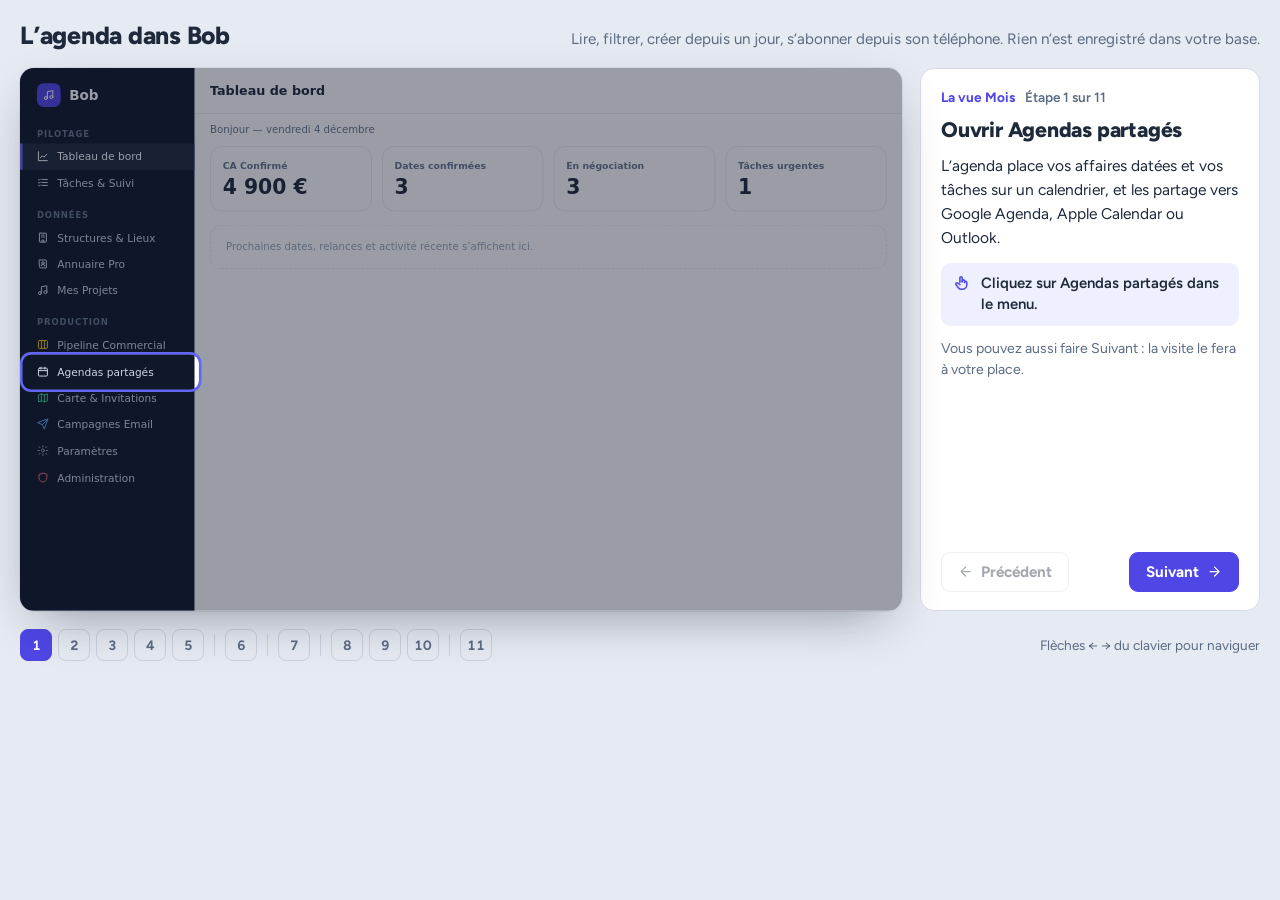
<file: aide/visite-agenda.html>
<!DOCTYPE html>
<html lang="fr">
<head>
<meta charset="utf-8">
<meta name="viewport" content="width=device-width, initial-scale=1, viewport-fit=cover">
<title>Bob : l’agenda, pas à pas</title>
<link rel="preconnect" href="https://fonts.googleapis.com">
<link rel="preconnect" href="https://fonts.gstatic.com" crossorigin>
<link href="https://fonts.googleapis.com/css2?family=Figtree:wght@400;500;600;700;800&display=swap" rel="stylesheet">
<style>
:root {
  --page: #e6eaf2;
  --page-ink: #1e293b;
  --page-muted: #5b6b82;
  --panel: #ffffff;
  --panel-line: #d6dce7;
  --accent: #4f46e5;
  --accent-soft: #eef0ff;
  --accent-ink: #ffffff;
  --ring: #6366f1;
  --dim: rgba(15, 23, 42, 0.42);
  --rail-off: #c9d1de;

  /* Bob lui-même (réplique, toujours claire comme l'application) */
  --b-side: #0f172a; --b-side-hover: #1e293b; --b-side-text: #cbd5e1; --b-side-label: #64748b;
  --b-body: #f1f5f9; --b-white: #ffffff; --b-line: #e2e8f0; --b-ink: #1e293b; --b-muted: #64748b; --b-faint: #94a3b8;
  --b-indigo: #4f46e5; --b-indigo-50: #eef2ff; --b-indigo-200: #c7d2fe; --b-indigo-800: #3730a3;
  --b-orange: #f97316; --b-orange-50: #fff7ed; --b-orange-200: #fed7aa; --b-orange-700: #c2410c;
  --b-rose: #f43f5e; --b-green: #10b981; --b-green-50: #ecfdf5; --b-red: #ef4444; --b-kanban: #f4f7fa;

  color-scheme: light;
  box-sizing: border-box;
  padding-top: env(safe-area-inset-top, 0px);
  padding-bottom: env(safe-area-inset-bottom, 0px);
}
html { scroll-padding-top: env(safe-area-inset-top, 0px); }
@media (prefers-color-scheme: dark) {
  :root:not([data-theme="light"]) {
    --page: #111a2e; --page-ink: #e5e9f2; --page-muted: #96a3b9;
    --panel: #18233a; --panel-line: #2a3853; --accent: #818cf8; --accent-soft: #232d4d; --accent-ink: #0f172a;
    --rail-off: #33415c; color-scheme: dark;
  }
}
:root[data-theme="dark"] {
  --page: #111a2e; --page-ink: #e5e9f2; --page-muted: #96a3b9;
  --panel: #18233a; --panel-line: #2a3853; --accent: #818cf8; --accent-soft: #232d4d; --accent-ink: #0f172a;
  --rail-off: #33415c; color-scheme: dark;
}
*, *::before, *::after { box-sizing: inherit; }
body { margin: 0; background: var(--page); color: var(--page-ink); font-family: "Figtree", "Segoe UI", system-ui, sans-serif; -webkit-font-smoothing: antialiased; }
button { font: inherit; }
:focus-visible { outline: 2px solid var(--ring); outline-offset: 2px; }

.tour { max-width: 1440px; margin: 0 auto; padding: 20px 20px 28px; display: grid; gap: 18px; grid-template-columns: minmax(0, 1fr); }
.tour-head { display: flex; align-items: baseline; justify-content: space-between; gap: 16px; flex-wrap: wrap; }
.tour-head h1 { margin: 0; font-size: 1.55rem; font-weight: 800; letter-spacing: -0.01em; }
.tour-head p { margin: 0; color: var(--page-muted); font-size: 0.95rem; }
.stage { display: grid; gap: 18px; grid-template-columns: minmax(0, 1fr); align-items: start; }
@media (min-width: 1180px) { .stage { grid-template-columns: minmax(0, 1fr) 340px; } }

/* Cadre de la réplique */
.frame { width: 100%; border-radius: 14px; overflow: hidden; box-shadow: 0 18px 50px -18px rgba(15, 23, 42, 0.45), 0 0 0 1px var(--panel-line); background: var(--b-body); position: relative; }
.frame-scale { position: relative; }
.bob { position: absolute; top: 0; left: 0; width: 1040px; height: 640px; transform-origin: 0 0; display: flex; font-family: ui-sans-serif, system-ui, -apple-system, "Segoe UI", Roboto, sans-serif; color: var(--b-ink); font-size: 13px; overflow: hidden; background: var(--b-body); user-select: none; -webkit-user-select: none; }
.ico { width: 1em; height: 1em; flex-shrink: 0; fill: none; stroke: currentColor; stroke-width: 2; stroke-linecap: round; stroke-linejoin: round; vertical-align: -0.125em; }

/* Barre latérale de Bob */
.b-side { width: 206px; background: var(--b-side); color: var(--b-side-text); display: flex; flex-direction: column; flex-shrink: 0; }
.b-logo { padding: 18px 20px 10px; display: flex; align-items: center; gap: 10px; color: var(--b-white); font-weight: 800; font-size: 16px; }
.b-logo span { width: 28px; height: 28px; border-radius: 8px; background: var(--b-indigo); display: grid; place-items: center; font-size: 14px; }
.b-navh { padding: 16px 20px 6px; font-size: 10px; font-weight: 800; text-transform: uppercase; letter-spacing: 0.1em; color: var(--b-side-label); }
.b-nav { display: flex; align-items: center; gap: 10px; padding: 8px 20px 8px 17px; border-left: 3px solid transparent; cursor: pointer; font-size: 12.5px; }
.b-nav .ico { font-size: 14px; }
.b-nav:hover, .b-nav.on { background: var(--b-side-hover); color: var(--b-white); }
.b-nav.on { border-left-color: #6366f1; }
.b-badge { margin-left: auto; background: var(--b-orange); color: var(--b-white); border-radius: 99px; padding: 0 7px; font-size: 10px; font-weight: 700; }

.b-main { flex: 1; display: flex; flex-direction: column; min-width: 0; }
.b-top { height: 54px; background: var(--b-white); border-bottom: 1px solid var(--b-line); display: flex; align-items: center; justify-content: space-between; padding: 0 18px; flex-shrink: 0; }
.b-top h2 { margin: 0; font-size: 15px; font-weight: 700; }
.b-btn { border: 0; border-radius: 6px; padding: 7px 13px; font-size: 12px; font-weight: 700; cursor: pointer; display: inline-flex; align-items: center; gap: 6px; }
.b-btn.indigo { background: var(--b-indigo); color: var(--b-white); box-shadow: 0 1px 2px rgba(0,0,0,.12); }
.b-btn.ghost { background: transparent; color: var(--b-muted); }
.b-btn.line { background: var(--b-white); color: var(--b-ink); border: 1px solid #cbd5e1; flex: 1; justify-content: center; }
.b-btn.orange { background: var(--b-orange-50); color: var(--b-orange-700); border: 1px solid var(--b-orange-200); flex: 1; justify-content: center; }
.b-btn.rose { background: var(--b-rose); color: var(--b-white); }
.b-btn.grey { background: #6e7881; color: var(--b-white); }
.b-content { flex: 1; overflow: hidden; padding: 16px 18px; background: var(--b-white); position: relative; }

/* Tableau de bord */
.b-kpis { display: grid; grid-template-columns: repeat(3, 1fr); gap: 12px; }
.b-kpi { border: 1px solid var(--b-line); border-radius: 14px; padding: 14px; background: var(--b-white); }
.b-kpi small { color: var(--b-muted); font-size: 11px; font-weight: 700; }
.b-kpi b { display: block; font-size: 24px; margin-top: 4px; }
.b-dash-note { margin-top: 16px; border: 1px dashed var(--b-line); border-radius: 14px; padding: 18px; color: var(--b-faint); font-size: 12px; }

/* Pipeline */
.b-pipehead { display: flex; justify-content: space-between; align-items: center; margin-bottom: 12px; }
.b-pipehead h3 { margin: 0; font-size: 15px; display: flex; gap: 8px; align-items: center; }
.b-pipehead h3 .ico { color: var(--b-indigo); }
.b-fake-input { border: 1px solid var(--b-line); border-radius: 6px; padding: 6px 10px; color: var(--b-faint); font-size: 11.5px; display: inline-flex; gap: 6px; align-items: center; width: 150px; }
.b-board { display: grid; grid-template-columns: repeat(6, 1fr); gap: 8px; height: calc(100% - 42px); }
.b-col { border: 1px solid var(--b-line); border-radius: 12px; background: var(--b-kanban); display: flex; flex-direction: column; min-width: 0; transition: background-color .15s, border-color .15s; }
.b-col.over { background: var(--b-indigo-50); border-color: #818cf8; }
.b-colh { padding: 8px; font-size: 9.5px; font-weight: 700; text-transform: uppercase; letter-spacing: 0.06em; color: #334155; display: flex; align-items: center; justify-content: space-between; border-bottom: 1px solid var(--b-line); gap: 4px; }
.b-colh i { display: inline-block; width: 7px; height: 7px; border-radius: 99px; margin-right: 5px; }
.b-colh em { font-style: normal; background: var(--b-white); border: 1px solid var(--b-line); border-radius: 99px; padding: 0 6px; color: var(--b-muted); }
.b-cards { padding: 7px; display: flex; flex-direction: column; gap: 7px; }
.b-card { background: var(--b-white); border: 1px solid var(--b-line); border-radius: 8px; padding: 8px; box-shadow: 0 1px 2px rgba(0,0,0,.05); cursor: grab; touch-action: none; }
.b-card.won { border-color: #a7f3d0; }
.b-card.new { border-color: #a5b4fc; }
.b-card.lift { opacity: .35; }
.b-tag { display: inline-block; color: var(--b-white); font-size: 9px; font-weight: 700; border-radius: 4px; padding: 1px 5px; max-width: 100%; white-space: nowrap; overflow: hidden; text-overflow: ellipsis; }
.b-card .v { font-weight: 700; font-size: 11.5px; margin-top: 6px; white-space: nowrap; overflow: hidden; text-overflow: ellipsis; }
.b-card .c { color: var(--b-muted); font-size: 10.5px; margin-top: 2px; }
.b-card .f { font-size: 10.5px; font-weight: 700; margin-top: 5px; display: flex; flex-wrap: wrap; justify-content: space-between; align-items: center; gap: 2px 6px; }
.b-card .f > span:first-child { white-space: nowrap; }
.b-card .r { color: var(--b-orange-700); font-size: 10px; display: inline-flex; gap: 3px; align-items: center; }
.ghost-card { position: absolute; pointer-events: none; z-index: 95; width: 118px; transform: rotate(-2deg); box-shadow: 0 12px 24px -6px rgba(15,23,42,.35); cursor: grabbing; }

/* Fenêtre affaire */
.b-overlay { position: absolute; inset: 0; background: rgba(15,23,42,.5); display: flex; align-items: center; justify-content: center; z-index: 40; }
.b-modal { width: 590px; max-height: 590px; background: var(--b-white); border-radius: 12px; box-shadow: 0 24px 60px -12px rgba(0,0,0,.45); display: flex; flex-direction: column; overflow: hidden; }
.b-mh { padding: 14px 18px; border-bottom: 1px solid var(--b-line); display: flex; justify-content: space-between; align-items: center; background: #f8fafc; }
.b-mh h3 { margin: 0; font-size: 15px; }
.b-mb { padding: 14px 18px; overflow-y: auto; display: grid; grid-template-columns: 1fr 1fr; gap: 12px 14px; align-content: start; }
.b-mb .full { grid-column: 1 / -1; }
.b-mb .sep { border-top: 1px solid var(--b-line); padding-top: 10px; }
.b-lab { display: block; font-size: 10px; font-weight: 800; color: var(--b-muted); text-transform: uppercase; letter-spacing: .04em; margin-bottom: 4px; }
.b-lab b { color: var(--b-red); } .b-lab b.i { color: var(--b-indigo); }
.b-field { width: 100%; border: 1px solid #cbd5e1; border-radius: 6px; padding: 7px 9px; font-size: 12.5px; background: var(--b-white); color: var(--b-ink); font-family: inherit; min-height: 32px; }
.b-field.stage { background: var(--b-indigo-50); border-color: var(--b-indigo-200); color: var(--b-indigo-800); font-weight: 700; }
.b-field.empty { color: var(--b-faint); }
.b-venue { display: flex; align-items: center; gap: 9px; background: var(--b-indigo-50); border: 1px solid var(--b-indigo-200); border-radius: 8px; padding: 7px 10px; }
.b-venue .ico { color: var(--b-indigo); }
.b-venue b { display: block; color: var(--b-indigo-800); font-size: 12.5px; } .b-venue small { color: #6366f1; font-size: 11px; }
.b-browse { font-size: 9.5px; font-weight: 700; background: var(--b-indigo-50); color: var(--b-indigo-800); border-radius: 4px; padding: 3px 8px; display: inline-flex; gap: 4px; align-items: center; }
.b-rowlab { display: flex; justify-content: space-between; align-items: center; margin-bottom: 6px; }
.b-fin { background: #f8fafc; border: 1px solid var(--b-line); border-radius: 10px; padding: 12px; }
.b-fin h4, .b-ed h4 { margin: 0 0 10px; font-size: 12.5px; color: #334155; display: flex; gap: 7px; align-items: center; }
.b-g3 { display: grid; grid-template-columns: repeat(3, 1fr); gap: 8px; } .b-g2 { display: grid; grid-template-columns: repeat(2, 1fr); gap: 8px; }
.b-coreal { background: #eef2f6; border: 1px solid var(--b-line); border-radius: 6px; padding: 10px; margin-top: 10px; display: grid; gap: 8px; }
.b-sum { background: var(--b-white); border: 1px solid var(--b-line); border-radius: 6px; padding: 8px 10px; font-size: 11px; color: var(--b-muted); display: grid; gap: 3px; }
.b-sum div { display: flex; justify-content: space-between; }
.b-sum .tot { border-top: 1px solid var(--b-line); padding-top: 5px; font-weight: 700; color: #334155; font-size: 12px; }
.b-sum .tot span:last-child { color: var(--b-green); } .b-sum .pm { color: var(--b-orange); font-weight: 700; }
.b-use { justify-self: end; font-size: 10px; font-weight: 700; background: var(--b-indigo-200); color: var(--b-indigo-800); border: 0; border-radius: 4px; padding: 5px 10px; cursor: pointer; }
.b-ed { border-top: 1px solid var(--b-line); padding-top: 12px; }
.b-ed .row { display: flex; gap: 10px; }
.b-mf { padding: 11px 18px; border-top: 1px solid var(--b-line); background: #f8fafc; display: flex; justify-content: space-between; align-items: center; }
.b-del { color: var(--b-red); font-weight: 700; font-size: 12px; padding: 0 8px; background: none; border: 0; }

/* Boîtes de dialogue façon SweetAlert2 */
.b-swal-wrap { position: absolute; inset: 0; background: rgba(15,23,42,.4); display: flex; align-items: center; justify-content: center; z-index: 60; }
.b-swal { width: 380px; background: var(--b-white); border-radius: 8px; padding: 22px 22px 18px; text-align: center; box-shadow: 0 20px 50px -10px rgba(0,0,0,.4); }
.b-swal h3 { margin: 0 0 10px; font-size: 19px; color: #545454; font-weight: 600; }
.b-swal p { margin: 0 0 18px; color: #545454; font-size: 13.5px; }
.b-swal .acts { display: flex; justify-content: center; gap: 6px; flex-wrap: wrap; margin-top: 16px; }
.b-swal .acts .b-btn { padding: 9px 15px; font-size: 13px; border-radius: 5px; }
.b-swal .form { text-align: left; display: grid; gap: 10px; }
.b-swal .quick { display: flex; gap: 6px; } .b-swal .quick button { flex: 1; border: 0; background: #f1f5f9; color: #475569; font-size: 11px; font-weight: 700; border-radius: 7px; padding: 5px; cursor: pointer; }
.b-swal .quick button:hover { background: var(--b-indigo-50); color: var(--b-indigo-800); }
.b-swal .err { background: #f0f0f0; color: #545454; font-size: 12px; padding: 7px; border-radius: 4px; margin-top: 10px; }

.b-toast { position: absolute; bottom: 14px; right: 14px; z-index: 100; background: var(--b-white); border-radius: 8px; box-shadow: 0 10px 30px -8px rgba(15,23,42,.35); padding: 10px 14px; font-size: 12.5px; font-weight: 600; display: flex; gap: 8px; align-items: center; border-left: 4px solid var(--b-green); animation: toastIn .25s ease-out; }
.b-toast .ico { color: var(--b-green); }
@keyframes toastIn { from { transform: translateY(8px); opacity: 0; } to { transform: none; opacity: 1; } }

/* Projecteur */
.spot { position: absolute; z-index: 90; pointer-events: none; border-radius: 10px; box-shadow: 0 0 0 3px var(--ring), 0 0 0 9999px var(--dim); transition: top .35s cubic-bezier(.3,.7,.2,1), left .35s cubic-bezier(.3,.7,.2,1), width .35s cubic-bezier(.3,.7,.2,1), height .35s cubic-bezier(.3,.7,.2,1), opacity .2s; }
.spot::after { content: ""; position: absolute; inset: -3px; border-radius: inherit; box-shadow: 0 0 0 0 rgba(99,102,241,.55); animation: pulse 1.8s ease-out infinite; }
@keyframes pulse { 0% { box-shadow: 0 0 0 0 rgba(99,102,241,.55); } 100% { box-shadow: 0 0 0 14px rgba(99,102,241,0); } }
.spot.off { opacity: 0; }
.flash { animation: flash .9s ease-out; }
@keyframes flash { 0% { background-color: #e0e7ff; } 100% { background-color: transparent; } }

/* Panneau de guidage */
.guide { background: var(--panel); border: 1px solid var(--panel-line); border-radius: 14px; padding: 20px 20px 18px; display: flex; flex-direction: column; gap: 12px; min-height: 100%; }
.g-count { color: var(--page-muted); font-size: 0.85rem; font-weight: 600; }
.g-title { margin: 0; font-size: 1.32rem; line-height: 1.2; font-weight: 800; letter-spacing: -0.01em; }
.g-body { display: grid; gap: 9px; font-size: 0.97rem; line-height: 1.55; color: var(--page-ink); }
.g-body p { margin: 0; }
.g-body strong { font-weight: 700; }
.g-do { display: flex; gap: 10px; align-items: flex-start; background: var(--accent-soft); border-radius: 10px; padding: 10px 12px; font-weight: 600; font-size: 0.93rem; line-height: 1.45; }
.g-do .ico { font-size: 1.15rem; color: var(--accent); margin-top: 1px; }
.g-do.done .ico { color: #10b981; }
.g-tip { font-size: 0.88rem; color: var(--page-muted); line-height: 1.5; margin: 0; }
.g-nav { margin-top: auto; display: flex; gap: 8px; justify-content: space-between; padding-top: 6px; }
.g-btn { border-radius: 9px; padding: 10px 16px; font-weight: 700; font-size: 0.95rem; cursor: pointer; display: inline-flex; align-items: center; gap: 8px; border: 1px solid var(--panel-line); background: transparent; color: var(--page-ink); }
.g-btn.primary { background: var(--accent); border-color: var(--accent); color: var(--accent-ink); }
.g-btn:disabled { opacity: .4; cursor: default; }
.g-recap { margin: 0; padding: 0; list-style: none; display: grid; gap: 4px; counter-reset: r; }
.g-recap button { all: unset; cursor: pointer; display: flex; gap: 10px; padding: 5px 6px; border-radius: 7px; font-size: 0.93rem; }
.g-recap button:hover, .g-recap button:focus-visible { background: var(--accent-soft); }
.g-recap span { color: var(--page-muted); font-variant-numeric: tabular-nums; min-width: 1.4em; }

.rail { display: flex; gap: 6px; align-items: center; flex-wrap: wrap; }
.rail button { all: unset; cursor: pointer; height: 30px; min-width: 30px; border-radius: 8px; display: grid; place-items: center; font-weight: 700; font-size: 0.85rem; color: var(--page-muted); background: transparent; border: 1px solid var(--rail-off); font-variant-numeric: tabular-nums; }
.rail button.seen { color: var(--page-ink); border-color: var(--page-muted); }
.rail button.cur { background: var(--accent); border-color: var(--accent); color: var(--accent-ink); }
.rail button:focus-visible { outline: 2px solid var(--ring); outline-offset: 2px; }
.rail-hint { color: var(--page-muted); font-size: 0.85rem; margin-left: auto; }
@media (max-width: 720px) { .rail-hint { display: none; } .tour { padding: 14px 12px 22px; } .tour-head h1 { font-size: 1.3rem; } }

@media (prefers-reduced-motion: reduce) {
  .spot, .spot::after, .b-toast, .flash { transition: none !important; animation: none !important; }
}

/* Mes Projets */
.b-btn.slate { background: #1e293b; color: var(--b-white); box-shadow: 0 1px 2px rgba(0,0,0,.12); }
.b-pgrid { display: grid; grid-template-columns: repeat(3, 1fr); gap: 16px; }
.b-pcard { border: 1px solid var(--b-line); border-radius: 14px; overflow: hidden; background: var(--b-white); cursor: pointer; box-shadow: 0 1px 2px rgba(0,0,0,.05); }
.b-pcard .hd { height: 92px; display: grid; place-items: center; color: rgba(255,255,255,.5); font-size: 38px; }
.b-pcard .bd { padding: 12px 14px; }
.b-pcard h4 { margin: 0 0 3px; font-size: 15px; }
.b-pcard .genre { font-size: 10px; font-weight: 700; text-transform: uppercase; letter-spacing: .05em; color: var(--b-muted); }
.b-pcard .ft { margin-top: 14px; padding-top: 10px; border-top: 1px solid #f1f5f9; display: flex; justify-content: space-between; align-items: center; font-size: 11.5px; }
.b-pcard .ft span:first-child { color: var(--b-faint); font-weight: 700; display: inline-flex; gap: 4px; align-items: center; }
.b-pcard .ft b { color: #334155; }
.b-pcard .ft small { color: var(--b-faint); font-size: 9.5px; }

/* Fiche projet */
.b-pmodal { width: 720px; max-height: 590px; background: var(--b-white); border-radius: 12px; box-shadow: 0 24px 60px -12px rgba(0,0,0,.45); display: flex; flex-direction: column; overflow: hidden; }
.b-pban { height: 84px; position: relative; flex-shrink: 0; }
.b-pban .grad { position: absolute; inset: 0; background: linear-gradient(to top, rgba(0,0,0,.55), transparent); display: flex; align-items: flex-end; padding: 0 22px 12px; color: var(--b-white); }
.b-pban small { display: block; font-size: 10px; font-weight: 700; text-transform: uppercase; letter-spacing: .06em; opacity: .8; margin-bottom: 2px; }
.b-pban h3 { margin: 0; font-size: 21px; }
.b-pban .close { position: absolute; top: 12px; right: 12px; width: 28px; height: 28px; border-radius: 99px; background: rgba(0,0,0,.2); color: rgba(255,255,255,.85); display: grid; place-items: center; }
.b-ptabs { display: flex; border-bottom: 1px solid var(--b-line); flex-shrink: 0; }
.b-ptab { padding: 9px 13px; font-size: 11px; font-weight: 700; color: var(--b-muted); border-bottom: 2px solid transparent; display: inline-flex; gap: 6px; align-items: center; cursor: pointer; }
.b-ptab.on { border-bottom-color: var(--b-indigo); color: #4338ca; background: var(--b-indigo-50); }
.b-ptab em { font-style: normal; background: #e2e8f0; color: #475569; font-size: 9.5px; padding: 0 5px; border-radius: 99px; }
.b-pbody { flex: 1; overflow-y: auto; background: #f8fafc; padding: 16px 18px; }
.b-stats { display: grid; grid-template-columns: repeat(3, 1fr); gap: 10px; }
.b-stat { background: var(--b-white); border: 1px solid var(--b-line); border-radius: 12px; padding: 11px 12px; }
.b-stat small { display: block; font-size: 10px; font-weight: 700; color: var(--b-muted); text-transform: uppercase; letter-spacing: .04em; }
.b-stat b { display: block; font-size: 19px; margin-top: 3px; }
.b-stat.green b { color: #059669; } .b-stat.orange b { color: #ea580c; } .b-stat.indigo b { color: #4f46e5; }
.b-box { margin-top: 12px; background: var(--b-white); border: 1px solid var(--b-line); border-radius: 12px; padding: 12px 14px; font-size: 12px; }
.b-box h5 { margin: 0 0 8px; font-size: 12px; color: #334155; }
.b-box .kv { display: grid; grid-template-columns: repeat(3, 1fr); gap: 6px 14px; color: var(--b-muted); }
.b-box .kv b { color: var(--b-ink); }
.b-afhead { display: flex; justify-content: space-between; align-items: center; margin-bottom: 12px; }
.b-afhead h4 { margin: 0; font-size: 13px; color: #334155; }
.b-afrow { background: var(--b-white); border: 1px solid var(--b-line); border-radius: 12px; padding: 11px 13px; display: flex; align-items: center; gap: 12px; margin-bottom: 8px; }
.b-afrow .sq { width: 30px; height: 30px; border-radius: 8px; display: grid; place-items: center; color: var(--b-white); font-size: 13px; flex-shrink: 0; }
.b-afrow .t { flex: 1; min-width: 0; } .b-afrow .t b { display: block; font-size: 12.5px; } .b-afrow .t small { color: var(--b-muted); font-size: 11px; }
.b-afrow .m { text-align: right; } .b-afrow .m b { color: #4f46e5; font-size: 12.5px; display: block; } .b-afrow .m small { color: var(--b-faint); font-size: 9.5px; }
.b-field.pre { background: #f8fafc; }

/* Tâches & Suivi */
.b-tboard { display: grid; grid-template-columns: repeat(4, 1fr); gap: 10px; height: 100%; }
.b-tcol { border-radius: 12px; padding: 10px; display: flex; flex-direction: column; gap: 8px; border: 1px solid; min-width: 0; }
.b-tcol.late { background: #fef2f2; border-color: #fee2e2; } .b-tcol.today { background: #fff7ed; border-color: #ffedd5; }
.b-tcol.next { background: #f8fafc; border-color: var(--b-line); } .b-tcol.hist { background: #f0fdf4; border-color: #dcfce7; }
.b-tcol h4 { margin: 0 0 4px; font-size: 12px; display: flex; justify-content: space-between; align-items: center; gap: 6px; }
.b-tcol.late h4 { color: #991b1b; } .b-tcol.today h4 { color: #9a3412; } .b-tcol.next h4 { color: #334155; } .b-tcol.hist h4 { color: #065f46; }
.b-tcol h4 span { display: inline-flex; gap: 6px; align-items: center; }
.b-tcol h4 em { font-style: normal; font-size: 10px; padding: 0 7px; border-radius: 99px; }
.b-tcol.late h4 em { background: #fecaca; } .b-tcol.today h4 em { background: #fed7aa; } .b-tcol.next h4 em { background: #e2e8f0; } .b-tcol.hist h4 em { background: #bbf7d0; }
.b-task { background: var(--b-white); border-radius: 8px; padding: 9px 10px; border: 1px solid var(--b-line); box-shadow: 0 1px 2px rgba(0,0,0,.05); display: flex; gap: 8px; }
.b-tcol.late .b-task { border-color: #fecaca; } .b-tcol.today .b-task { border-color: #fed7aa; } .b-tcol.hist .b-task { border-color: #bbf7d0; }
.b-task .ck { color: #cbd5e1; font-size: 15px; cursor: pointer; flex-shrink: 0; margin-top: 1px; background: none; border: 0; padding: 0; line-height: 1; }
.b-task .ck:hover { color: var(--b-green); }
.b-task .tx { flex: 1; min-width: 0; }
.b-task .tx b { display: block; font-size: 11.5px; line-height: 1.35; }
.b-task .tx .d { font-size: 10.5px; font-weight: 700; margin-top: 3px; }
.b-tcol.late .d { color: #dc2626; } .b-tcol.next .d { color: var(--b-muted); font-weight: 400; }
.b-task .tm { color: #ea580c; font-size: 10px; font-weight: 700; display: inline-flex; gap: 3px; align-items: center; margin-left: 4px; }
.b-task .ln { display: flex; justify-content: space-between; align-items: center; gap: 6px; margin-top: 6px; font-size: 10px; color: var(--b-muted); }
.b-task .ln span:first-child { display: inline-flex; gap: 4px; align-items: center; white-space: nowrap; }
.b-task .rel { color: #4f46e5; background: var(--b-indigo-50); padding: 1px 6px; border-radius: 4px; font-weight: 700; white-space: nowrap; overflow: hidden; text-overflow: ellipsis; max-width: 110px; }
.b-task.done .tx b { color: var(--b-muted); text-decoration: line-through; }
.b-task .cr { margin-top: 6px; background: #f8fafc; border: 1px solid #f1f5f9; border-radius: 4px; padding: 5px 6px; font-size: 10px; font-style: italic; color: #475569; }
.b-task.fresh { animation: flash 1s ease-out; }
.b-tmodal { width: 480px; background: var(--b-white); border-radius: 12px; box-shadow: 0 24px 60px -12px rgba(0,0,0,.45); overflow: hidden; }
.b-tmodal .b-mb { grid-template-columns: 1fr 1fr; }
.b-swal textarea.b-field { min-height: 70px; resize: none; }
.b-swal .lbl { display: block; text-align: center; font-size: 13px; color: #545454; margin: 6px 0 8px; }
.b-btn.green { background: #10b981; color: var(--b-white); }
.b-dash-hi { font-size: 12px; color: var(--b-muted); margin: -4px 0 12px; }
.b-kpis.four { grid-template-columns: repeat(4, 1fr); }
.rail-sep { width: 1px; height: 22px; background: var(--rail-off); margin: 0 4px; }
.g-count { display: flex; gap: 10px; align-items: baseline; }
.g-partlab { color: var(--accent); font-weight: 700; }
.g-recap .g-part { color: var(--accent); font-weight: 700; font-size: 0.85rem; padding: 8px 6px 2px; }
.b-pill, .b-pill2 { border: 1px solid var(--b-line); background: var(--b-white); color: #475569; border-radius: 8px; padding: 6px 11px; font-size: 11.5px; font-weight: 700; display: inline-flex; gap: 6px; align-items: center; cursor: pointer; font-family: inherit; white-space: nowrap; }
.b-pill2.on { background: var(--b-indigo); color: var(--b-white); border-color: var(--b-indigo); }
.b-agbar { display: flex; justify-content: space-between; align-items: center; margin-bottom: 10px; gap: 8px; }
.b-agbar .nav { display: flex; gap: 6px; align-items: center; }
.b-agbar h3 { margin: 0 6px; font-size: 15px; text-transform: capitalize; min-width: 130px; text-align: center; }
.b-arrow { all: unset; cursor: pointer; width: 26px; height: 26px; border-radius: 6px; border: 1px solid var(--b-line); background: var(--b-white); display: grid; place-items: center; color: #475569; }
.b-ag { display: grid; grid-template-columns: 190px 1fr; gap: 10px; height: calc(100% - 42px); }
.b-agf { background: var(--b-white); border: 1px solid var(--b-line); border-radius: 10px; padding: 10px 12px; font-size: 12px; display: flex; flex-direction: column; gap: 8px; }
.b-agf h4 { margin: 0 0 4px; font-size: 10.5px; text-transform: uppercase; color: #334155; border-bottom: 1px solid var(--b-line); padding-bottom: 6px; }
.b-cbx { display: flex; gap: 8px; align-items: center; cursor: pointer; color: #475569; }
.b-cbx i { width: 14px; height: 14px; border-radius: 3px; border: 1px solid #94a3b8; display: inline-grid; place-items: center; color: var(--b-white); font-size: 10px; flex-shrink: 0; }
.b-cbx i.on { background: var(--b-indigo); border-color: var(--b-indigo); }
.b-cbx.tasks { margin-top: auto; border-top: 1px solid #f1f5f9; padding-top: 8px; font-weight: 700; color: #334155; }
.b-cbx.tasks i.on { background: #f43f5e; border-color: #f43f5e; }
.b-month { border: 1px solid var(--b-line); border-radius: 10px; overflow: hidden; background: var(--b-white); display: flex; flex-direction: column; }
.b-month .head, .b-month .grid { display: grid; grid-template-columns: repeat(7, 1fr); }
.b-month .grid { flex: 1; grid-auto-rows: 1fr; }
.b-month .head span { padding: 5px 8px; font-size: 10px; font-weight: 800; color: var(--b-muted); text-transform: uppercase; background: #f8fafc; border-bottom: 1px solid var(--b-line); }
.b-month .day { min-height: 0; border-right: 1px solid #f1f5f9; border-bottom: 1px solid #f1f5f9; padding: 3px; display: flex; flex-direction: column; gap: 2px; cursor: pointer; overflow: hidden; }
.b-month .day:hover { background: #f8fafc; }
.b-month .day .n { font-size: 10px; font-weight: 700; color: var(--b-faint); }
.b-month .day.today .n { color: var(--b-white); background: var(--b-indigo); border-radius: 99px; width: 17px; height: 17px; display: grid; place-items: center; }
.b-month .day.out { background: #fafbfc; cursor: default; }
.b-ev { font-size: 9.5px; font-weight: 700; color: var(--b-white); border-radius: 4px; padding: 2px 5px; white-space: nowrap; overflow: hidden; text-overflow: ellipsis; display: flex; gap: 3px; align-items: center; cursor: pointer; border: 1px solid transparent; }
.b-ev.opt { border: 1px dashed rgba(255,255,255,.85); }
.b-ev.ann { opacity: .6; text-decoration: line-through; }
.b-ev.task { background: var(--b-white); color: #334155; border: 1px solid var(--b-line); border-left: 3px solid #f43f5e; }
.b-ev.task.rel { border-left-color: #f97316; }
.b-list { border: 1px solid var(--b-line); border-radius: 10px; overflow: hidden; background: var(--b-white); }
.b-lrow { display: grid; grid-template-columns: 82px 56px 160px 1fr 70px 60px; gap: 10px; align-items: center; padding: 8px 12px; border-top: 1px solid var(--b-line); font-size: 11.5px; }
.b-lrow.head { border-top: 0; background: #f8fafc; font-size: 10px; font-weight: 800; text-transform: uppercase; color: var(--b-muted); }
.b-lrow small { display: block; color: var(--b-muted); font-size: 10px; }
.b-badge2 { font-size: 10px; font-weight: 800; border-radius: 99px; padding: 2px 8px; display: inline-block; }
.b-edit { font-size: 10px; font-weight: 700; background: var(--b-indigo-50); color: var(--b-indigo); border-radius: 4px; padding: 3px 8px; }
.b-evmodal { width: 460px; background: var(--b-white); border-radius: 12px; box-shadow: 0 24px 60px -12px rgba(0,0,0,.45); overflow: hidden; }
.b-evmodal .b-mb { grid-template-columns: 1fr 1fr; }
.b-ical { text-align: left; display: grid; gap: 10px; font-size: 12px; }
.b-ical input { font-family: ui-monospace, monospace; font-size: 11px; background: #f1f5f9; border: 0; border-radius: 6px; padding: 8px; width: 100%; transition: filter .2s; }
.b-ical input.blur { filter: blur(4px); }
.b-ical .row { display: flex; gap: 6px; flex-wrap: wrap; }
.b-ical .row button { all: unset; cursor: pointer; font-size: 11px; font-weight: 700; padding: 6px 10px; border-radius: 7px; background: #f1f5f9; color: #475569; }
.b-ical .row button.copy { background: var(--b-indigo); color: var(--b-white); }
.b-ical .row button.rev { background: #fef2f2; color: #dc2626; }
.b-ical .help { font-size: 10.5px; color: var(--b-faint); border-top: 1px solid #f1f5f9; padding-top: 8px; line-height: 1.5; }
</style>
</head>
<body>
<main class="tour">
  <header class="tour-head">
    <h1>L’agenda dans Bob</h1>
    <p>Lire, filtrer, créer depuis un jour, s’abonner depuis son téléphone. Rien n’est enregistré dans votre base.</p>
  </header>

  <div class="stage">
    <div class="frame" id="frame">
      <div class="frame-scale" id="scaleBox">
        <div class="bob" id="bob" aria-label="Réplique de l’application Bob"></div>
      </div>
    </div>

    <aside class="guide" id="guide" aria-live="polite"></aside>
  </div>

  <nav class="rail" id="rail" aria-label="Étapes de la visite"></nav>
</main>

<script>
(function () {
  "use strict";

  /* ---------- Icônes ---------- */
  const P = {
    chart: '<path d="M3 3v18h18"/><path d="m7 15 4-4 3 3 6-6"/>',
    tasks: '<path d="M10 6h11M10 12h11M10 18h11"/><path d="m3 6 1.5 1.5L7 5M3 12l1.5 1.5L7 11M3 18l1.5 1.5L7 17"/>',
    building: '<rect x="5" y="3" width="14" height="18" rx="1"/><path d="M9 7h2M13 7h2M9 11h2M13 11h2M10 21v-4h4v4"/>',
    book: '<path d="M5 4h12a2 2 0 0 1 2 2v14H7a2 2 0 0 1-2-2z"/><circle cx="12" cy="10" r="2.5"/><path d="M8.5 16a3.5 3.5 0 0 1 7 0"/>',
    music: '<path d="M9 18V5l11-2v13"/><circle cx="6" cy="18" r="3"/><circle cx="17" cy="16" r="3"/>',
    columns: '<rect x="3" y="4" width="18" height="16" rx="2"/><path d="M9 4v16M15 4v16"/>',
    calendar: '<rect x="3" y="5" width="18" height="16" rx="2"/><path d="M3 10h18M8 3v4M16 3v4"/>',
    calday: '<rect x="3" y="5" width="18" height="16" rx="2"/><path d="M3 10h18M8 3v4M16 3v4"/><rect x="7" y="13" width="4" height="4" rx=".5"/>',
    map: '<path d="M9 4 3 6v14l6-2 6 2 6-2V4l-6 2z"/><path d="M9 4v14M15 6v14"/>',
    send: '<path d="M22 2 11 13"/><path d="m22 2-7 20-4-9-9-4z"/>',
    cog: '<circle cx="12" cy="12" r="3"/><path d="M12 2v3M12 19v3M4.2 4.2l2.1 2.1M17.7 17.7l2.1 2.1M2 12h3M19 12h3M4.2 19.8l2.1-2.1M17.7 6.3l2.1-2.1"/>',
    shield: '<path d="M12 3 4 6v6c0 5 3.5 8 8 9 4.5-1 8-4 8-9V6z"/>',
    plus: '<path d="M12 5v14M5 12h14"/>',
    search: '<circle cx="11" cy="11" r="7"/><path d="m20 20-3.5-3.5"/>',
    x: '<path d="M18 6 6 18M6 6l12 12"/>',
    bell: '<path d="M6 8a6 6 0 0 1 12 0c0 7 3 9 3 9H3s3-2 3-9"/><path d="M10.3 21a1.9 1.9 0 0 0 3.4 0"/>',
    file: '<path d="M14 3H6a1 1 0 0 0-1 1v16a1 1 0 0 0 1 1h12a1 1 0 0 0 1-1V8z"/><path d="M14 3v5h5M9 13h6M9 17h6"/>',
    route: '<circle cx="6" cy="19" r="2"/><circle cx="18" cy="5" r="2"/><path d="M8 19h8.5a3.5 3.5 0 0 0 0-7h-9a3.5 3.5 0 0 1 0-7H16"/>',
    check: '<path d="m5 12 5 5L20 7"/>',
    checkc: '<circle cx="12" cy="12" r="9"/><path d="m8 12 3 3 5-6"/>',
    circle: '<circle cx="12" cy="12" r="9"/>',
    list: '<path d="M8 6h13M8 12h13M8 18h13M3 6h.01M3 12h.01M3 18h.01"/>',
    pointer: '<path d="M9 11V5a1.5 1.5 0 0 1 3 0v5"/><path d="M12 10V9a1.5 1.5 0 0 1 3 0v2"/><path d="M15 11a1.5 1.5 0 0 1 3 0v3a6 6 0 0 1-6 6h-1a5 5 0 0 1-4-2l-3-4a1.5 1.5 0 0 1 2.3-2L9 14"/>',
    move: '<path d="M5 9l-3 3 3 3M9 5l3-3 3 3M15 19l-3 3-3-3M19 9l3 3-3 3M2 12h20M12 2v20"/>',
    left: '<path d="M19 12H5M12 19l-7-7 7-7"/>',
    right: '<path d="M5 12h14M12 5l7 7-7 7"/>',
    clock: '<circle cx="12" cy="12" r="9"/><path d="M12 7v5l3 2"/>',
    pdf: '<path d="M14 3H6a1 1 0 0 0-1 1v16a1 1 0 0 0 1 1h12a1 1 0 0 0 1-1V8z"/><path d="M14 3v5h5"/><path d="M8.5 16v-3h1.2a1 1 0 0 1 0 2H8.5M13 13v3h.8a1.5 1.5 0 0 0 0-3zM17 13h-1.5v3M15.5 14.5H17"/>',
    euro: '<path d="M18 7a6 6 0 1 0 0 10"/><path d="M4 10h9M4 14h9"/>',
    star: '<path d="m12 3 2.7 5.6 6.1.9-4.4 4.3 1 6.1L12 17l-5.4 2.9 1-6.1-4.4-4.3 6.1-.9z"/>',
    bars: '<path d="M4 20V10M10 20V4M16 20v-7M22 20H2"/>',
    note: '<path d="M4 4h16v11l-5 5H4z"/><path d="M15 20v-5h5"/>',
    warn: '<path d="M12 3 2 20h20z"/><path d="M12 10v4M12 17h.01"/>',
    dcheck: '<path d="m2 12 5 5L18 6"/><path d="m11 16 1 1L23 6"/>',
    hour: '<path d="M6 3h12M6 21h12M7 3c0 5 10 5 10 9s-10 4-10 9M17 3c0 5-10 5-10 9"/>',
    phone: '<path d="M5 4h4l2 5-2.5 1.5a11 11 0 0 0 5 5L15 13l5 2v4a2 2 0 0 1-2 2A16 16 0 0 1 3 6a2 2 0 0 1 2-2"/>',
    mail: '<rect x="3" y="5" width="18" height="14" rx="2"/><path d="m3 7 9 6 9-6"/>',
    pin: '<path d="M12 17v5M8 3h8l-1 6 3 3v2H6v-2l3-3z"/>'
  };
  const I = (n) => '<svg class="ico" viewBox="0 0 24 24" aria-hidden="true">' + P[n] + '</svg>';
  const esc = (s) => String(s).replace(/[&<>"]/g, (c) => ({ "&": "&amp;", "<": "&lt;", ">": "&gt;", '"': "&quot;" }[c]));

  P.link = '<path d="M10 14a4 4 0 0 0 5.7 0l3-3a4 4 0 0 0-5.7-5.7l-1 1"/><path d="M14 10a4 4 0 0 0-5.7 0l-3 3a4 4 0 0 0 5.7 5.7l1-1"/>';
  P.eye = '<path d="M2 12s4-7 10-7 10 7 10 7-4 7-10 7S2 12 2 12"/><circle cx="12" cy="12" r="3"/>';
  P.copy = '<rect x="8" y="8" width="13" height="13" rx="2"/><path d="M16 8V5a2 2 0 0 0-2-2H5a2 2 0 0 0-2 2v9a2 2 0 0 0 2 2h3"/>';
  P.rotate = '<path d="M21 12a9 9 0 1 1-3-6.7L21 8"/><path d="M21 3v5h-5"/>';
  P.xc = '<circle cx="12" cy="12" r="9"/><path d="m9 9 6 6M15 9l-6 6"/>';
  P.chevl = '<path d="m15 18-6-6 6-6"/>'; P.chevr = '<path d="m9 18 6-6-6-6"/>';

  const today = new Date();
  const iso = (d) => d.getFullYear() + "-" + String(d.getMonth() + 1).padStart(2, "0") + "-" + String(d.getDate()).padStart(2, "0");
  const fr = (isoStr) => { const [y, m, d] = isoStr.split("-"); return d + "/" + m + "/" + y; };
  const T0 = iso(today);
  const Y = today.getFullYear(), M = today.getMonth();
  const dim = (y, m) => new Date(y, m + 1, 0).getDate();
  const at = (mo, d) => { const y = Y + Math.floor((M + mo) / 12), m = (M + mo) % 12; return iso(new Date(y, m, Math.min(d, dim(y, m)))); };
  const plusDays = (n) => { const x = new Date(today); x.setDate(x.getDate() + n); return iso(x); };

  const PROJ = {
    oiseaux: { name: "Les Oiseaux de passage", color: "#db2777" },
    ressac: { name: "Duo Ressac", color: "#0284c7" },
    fil: { name: "Compagnie du Fil", color: "#059669" }
  };
  const EVENTS = [
    { id: "e1", p: "ressac", venue: "Salle polyvalente", city: "Retournac", date: at(0, 6), time: "20:30", st: "conf" },
    { id: "e2", p: "oiseaux", venue: "MJC des Tilleuls", city: "Craponne-sur-Arzon", date: at(0, 12), time: "15:00", st: "opt" },
    { id: "e3", p: "fil", venue: "MJC de Tence", city: "Tence", date: at(0, 19), time: "10:00", st: "conf" },
    { id: "e4", p: "ressac", venue: "Espace Lumière", city: "Brioude", date: at(0, 23), time: "", st: "opt" },
    { id: "e8", p: "ressac", venue: "Le Petit Théâtre", city: "Yssingeaux", date: at(0, 9), time: "20:30", st: "prospect" },
    { id: "e5", p: "oiseaux", venue: "Théâtre de Monistrol", city: "Monistrol-sur-Loire", date: at(0, 27), time: "18:00", st: "ann" },
    { id: "e6", p: "oiseaux", venue: "Le Petit Théâtre", city: "Yssingeaux", date: at(1, 9), time: "20:30", st: "conf" },
    { id: "e7", p: "fil", venue: "Théâtre du Puy", city: "Le Puy-en-Velay", date: at(1, 17), time: "14:30", st: "opt" }
  ];
  const TASKS = [
    { text: "Préparer le devis pour l’Espace Lumière", date: T0 },
    { text: "Relance : attendre retour budget", date: plusDays(3), rel: true },
    { text: "Envoyer la fiche technique à Tence", date: plusDays(8) }
  ];
  const ICAL = "https://exemple.invalid/icalFeed?token=lien-de-demonstration";

  let S = {};
  const base = () => ({ tab: "dashboard", mo: 0, view: "calendar", projs: ["oiseaux", "ressac", "fil"], showTasks: true, modal: null, swal: null, reveal: false, newDate: null, phase: 0, toast: null });

  const STEPS = [
    { part: "La vue Mois", title: "Ouvrir Agendas partagés",
      body: "<p>L’agenda place vos affaires datées et vos tâches sur un calendrier, et les partage vers Google Agenda, Apple Calendar ou Outlook.</p>",
      doText: "Cliquez sur Agendas partagés dans le menu.",
      setup: () => ({}), target: () => '[data-act="nav-planning"]', act: { "nav-planning": () => advance() } },
    { part: "La vue Mois", title: "Lire le calendrier",
      body: "<p>Chaque affaire apparaît dans la couleur de son projet. Une <strong>coche</strong> signale une date confirmée, un <strong>sablier</strong> et un contour pointillé une option, une date <strong>barrée</strong> une annulation. Une prospection, encore sans engagement, garde l’icône du projet.</p><p>Chaque pastille affiche l’heure et la ville. Les flèches changent de mois.</p>",
      doText: "Passez au mois suivant puis revenez, puis faites Suivant.",
      free: true, setup: () => ({ tab: "planning" }), target: () => '[data-zone="cal"]', act: {} },
    { part: "La vue Mois", title: "Ouvrir une date",
      body: "<p>Un clic sur une affaire ouvre sa fiche, comme depuis le pipeline. Un clic sur une tâche ouvre la tâche.</p>",
      doText: () => S.phase === 0 ? "Cliquez sur l’affaire de Craponne-sur-Arzon (15:00)." : "Cliquez sur Annuler pour fermer la fiche.",
      setup: () => ({ tab: "planning" }),
      target: () => S.phase === 0 ? '[data-ev="e2"]' : '[data-act="close-modal"]',
      act: { "open-ev": () => { S.modal = "e2"; S.phase = 1; render(); }, "close-modal": () => advance() },
      next: () => { if (S.phase === 0) return STEPS[step].act["open-ev"](); advance(); } },
    { part: "La vue Mois", title: "Filtrer par artiste",
      body: "<p><strong>Filtres Artistes</strong> n’affiche que les projets cochés. Pratique pour préparer la tournée d’un seul spectacle.</p>",
      doText: "Décochez un projet, regardez le calendrier, recochez-le, puis faites Suivant.",
      free: true, setup: () => ({ tab: "planning" }), target: () => '[data-zone="filters"]', act: {} },
    { part: "La vue Mois", title: "Afficher les tâches",
      body: "<p>Les tâches datées apparaissent avec un liseré rose, les relances d’affaire avec un liseré orange. La case <strong>Afficher les tâches</strong> les masque pour ne voir que les dates de spectacle.</p>",
      doText: "Cochez et décochez Afficher les tâches, puis faites Suivant.",
      free: true, setup: () => ({ tab: "planning" }), target: () => '[data-act="toggle-tasks"]', act: {} },
    { part: "Créer depuis l’agenda", title: "Ajouter à une date",
      body: "<p>Un clic sur un jour demande ce que vous voulez créer à cette date : une <strong>Affaire</strong> ou une <strong>Tâche</strong>. La fiche s’ouvre avec la date déjà remplie.</p><p>Le bouton <strong>Nouveau</strong>, en haut, fait la même chose à la date du jour.</p>",
      doText: () => S.phase === 0 ? "Cliquez sur une case vide du calendrier." : S.phase === 1 ? "Cliquez sur Affaire." : "La date est déjà remplie : faites Suivant.",
      setup: () => ({ tab: "planning" }),
      target: () => S.phase === 0 ? '[data-zone="cal"] .grid' : S.phase === 1 ? '[data-act="swal-affaire"]' : '[data-zone="newdate"]',
      act: {
        "day": (d) => { if (S.phase) return; S.newDate = d || at(0, 15); S.swal = "new"; S.phase = 1; render(); },
        "swal-affaire": () => { S.swal = null; S.modal = "new"; S.phase = 2; render(); }
      },
      next: () => { if (S.phase === 0) return STEPS[step].act.day(at(0, 15)); if (S.phase === 1) return STEPS[step].act["swal-affaire"](); advance(); } },
    { part: "La vue Liste", title: "Passer en vue Liste",
      body: "<p>La vue <strong>Liste</strong> montre toutes les dates dans un tableau : date, heure, projet, lieu, statut. <strong>Éditer</strong> ouvre la fiche.</p>",
      doText: "Cliquez sur Liste.",
      setup: () => ({ tab: "planning" }), target: () => '[data-act="v-list"]', act: { "v-list": () => { S.view = "list"; render(); setTimeout(advance, 700); } } },
    { part: "S’abonner", title: "Mon lien d’agenda",
      body: "<p><strong>Mon lien d’agenda</strong> donne une adresse d’abonnement personnelle, pour voir vos dates dans votre agenda habituel, sur ordinateur comme sur téléphone.</p><p>Le lien est flouté à l’écran : <strong>Afficher</strong> le dévoile, <strong>Copier le lien</strong> le met dans le presse-papiers.</p>",
      doText: () => S.phase === 0 ? "Cliquez sur Mon lien d’agenda." : "Cliquez sur Copier le lien.",
      setup: () => ({ tab: "planning", view: "list" }),
      target: () => S.phase === 0 ? '[data-act="ical"]' : '[data-act="ical-copy"]',
      act: {
        "ical": () => { S.swal = "ical"; S.phase = 1; render(); },
        "ical-copy": () => { try { navigator.clipboard.writeText(ICAL).catch(() => {}); } catch (e) { } toast("Lien copié"); setTimeout(advance, 700); }
      },
      next: () => { if (S.phase === 0) return STEPS[step].act.ical(); STEPS[step].act["ical-copy"](); } },
    { part: "S’abonner", title: "Coller le lien dans son agenda",
      body: "<p>Collez le lien dans votre agenda :</p><ul><li><strong>Google Agenda</strong> : Autres agendas → À partir de l’URL ;</li><li><strong>Apple Calendar</strong> : Fichier → Nouvel abonnement ;</li><li><strong>Outlook</strong> : Ajouter un agenda → À partir d’Internet.</li></ul><p>L’abonnement se met à jour tout seul. Chez Google, comptez parfois plusieurs heures.</p>",
      doText: "Lisez les indications en bas de la fenêtre, puis faites Suivant.",
      free: true, setup: () => ({ tab: "planning", view: "list", swal: "ical" }), target: () => '[data-zone="help"]', act: {} },
    { part: "S’abonner", title: "Si le lien a circulé",
      body: "<p>Ce lien est <strong>secret</strong> : quiconque le possède peut lire votre agenda. S’il a été transmis par erreur, <strong>Régénérer</strong> crée un nouveau lien et rend l’ancien inutilisable.</p><p>Il faudra ensuite se réabonner partout avec le nouveau lien.</p>",
      doText: () => S.phase === 0 ? "Cliquez sur Régénérer." : "Confirmez avec Régénérer.",
      setup: () => ({ tab: "planning", view: "list", swal: "ical" }),
      target: () => S.phase === 0 ? '[data-act="ical-rev"]' : '[data-act="rev-ok"]',
      act: {
        "ical-rev": () => { S.swal = "revconfirm"; S.phase = 1; render(); },
        "rev-ok": () => { S.swal = null; toast("Nouveau lien créé, l’ancien ne marche plus"); setTimeout(advance, 900); }
      },
      next: () => { if (S.phase === 0) return STEPS[step].act["ical-rev"](); STEPS[step].act["rev-ok"](); } },
    { part: "Récapitulatif", title: "C’est fait", final: true, body: "",
      setup: () => ({ tab: "planning" }), target: () => null, act: {} }
  ];

  let step = 0;
  const seen = new Set([0]);
  const bob = document.getElementById("bob");

  function nav(icon, label, key, color) {
    const act = key ? ' data-act="nav-' + key + '"' : "";
    return '<div class="b-nav' + (S.tab === key ? " on" : "") + '"' + act + '><span style="color:' + (color || "inherit") + '">' + I(icon) + "</span> " + label + "</div>";
  }
  function sidebar() {
    return '<div class="b-side"><div class="b-logo"><span>' + I("music") + "</span> Bob</div>" +
      '<div class="b-navh">Pilotage</div>' + nav("chart", "Tableau de bord", "dashboard") + nav("tasks", "Tâches & Suivi") +
      '<div class="b-navh">Données</div>' + nav("building", "Structures & Lieux") + nav("book", "Annuaire Pro") + nav("music", "Mes Projets") +
      '<div class="b-navh">Production</div>' + nav("columns", "Pipeline Commercial", null, "#facc15") + nav("calendar", "Agendas partagés", "planning") +
      nav("map", "Carte & Invitations", null, "#34d399") + nav("send", "Campagnes Email", null, "#60a5fa") + nav("cog", "Paramètres", null, "#94a3b8") + nav("shield", "Administration", null, "#f87171") + "</div>";
  }

  function evChip(e) {
    const ic = e.st === "conf" ? "checkc" : e.st === "ann" ? "xc" : e.st === "opt" ? "hour" : "music";
    return '<span class="b-ev' + (e.st === "opt" ? " opt" : e.st === "ann" ? " ann" : "") + '" data-ev="' + e.id + '" data-act="open-ev" style="background:' + PROJ[e.p].color + '" title="' + esc(PROJ[e.p].name + " · " + e.venue) + '">' + I(ic) + (e.time ? "<b>" + e.time + "</b>&nbsp;" : "") + esc(e.city || e.venue) + "</span>";
  }
  function monthHTML() {
    const y = Y + Math.floor((M + S.mo) / 12), m = (M + S.mo) % 12;
    const first = new Date(y, m, 1), start = (first.getDay() + 6) % 7, n = dim(y, m);
    const evs = EVENTS.filter((e) => S.projs.includes(e.p));
    let cells = "";
    for (let i = 0; i < start; i++) cells += '<div class="day out"></div>';
    for (let d = 1; d <= n; d++) {
      const di = iso(new Date(y, m, d));
      let chips = evs.filter((e) => e.date === di).map(evChip).join("");
      if (S.showTasks) chips += TASKS.filter((t) => t.date === di).map((t) => '<span class="b-ev task' + (t.rel ? " rel" : "") + '">' + I(t.rel ? "bell" : "tasks") + esc(t.text) + "</span>").join("");
      if (S.newDate === di && S.modal === "new") chips += '<span class="b-ev" style="background:#94a3b8">' + I("plus") + "Nouvelle affaire</span>";
      cells += '<div class="day' + (di === T0 ? " today" : "") + '" data-day="' + di + '"><span class="n">' + d + "</span>" + chips + "</div>";
    }
    const rest = (7 - ((start + n) % 7)) % 7;
    for (let i = 0; i < rest; i++) cells += '<div class="day out"></div>';
    return '<div class="b-month" data-zone="cal"><div class="head">' + ["Lun", "Mar", "Mer", "Jeu", "Ven", "Sam", "Dim"].map((x) => "<span>" + x + "</span>").join("") + '</div><div class="grid">' + cells + "</div></div>";
  }
  function listHTML() {
    const evs = EVENTS.filter((e) => S.projs.includes(e.p)).slice().sort((a, b) => a.date.localeCompare(b.date));
    const badge = { conf: ["#d1fae5", "#047857"], opt: ["#ffedd5", "#c2410c"], ann: ["#fee2e2", "#b91c1c"], prospect: ["#f1f5f9", "#475569"] };
    const lab = { conf: "Confirmé", opt: "Option", ann: "Annulée", prospect: "Prospect" };
    return '<div class="b-list"><div class="b-lrow head"><span>Date</span><span>Heure</span><span>Projet</span><span>Lieu</span><span>Statut</span><span></span></div>' +
      evs.map((e) => '<div class="b-lrow"><b>' + fr(e.date) + "</b><span>" + (e.time || "--:--") + '</span><span><span class="b-tag" style="background:' + PROJ[e.p].color + '">' + esc(PROJ[e.p].name) + "</span></span><span><b>" + esc(e.venue) + "</b><small>" + esc(e.city) + '</small></span><span><span class="b-badge2" style="background:' + badge[e.st][0] + ";color:" + badge[e.st][1] + '">' + lab[e.st] + '</span></span><span class="b-edit">Éditer</span></div>').join("") + "</div>";
  }
  function planningHTML() {
    const y = Y + Math.floor((M + S.mo) / 12), m = (M + S.mo) % 12;
    const title = new Date(y, m, 1).toLocaleDateString("fr-FR", { month: "long", year: "numeric" });
    const bar = '<div class="b-agbar"><div class="nav">' + (S.view === "calendar" ? '<button class="b-arrow" data-act="m-prev" aria-label="Mois précédent">' + I("chevl") + "</button><h3>" + title + '</h3><button class="b-arrow" data-act="m-next" aria-label="Mois suivant">' + I("chevr") + "</button>" : "<h3 style=\"text-align:left;text-transform:none\">Toutes les dates</h3>") + "</div>" +
      '<div class="nav"><button class="b-pill2' + (S.view === "calendar" ? " on" : "") + '" data-act="v-cal">' + I("calendar") + ' Mois</button><button class="b-pill2' + (S.view === "list" ? " on" : "") + '" data-act="v-list">' + I("list") + ' Liste</button><button class="b-pill" data-act="ical">' + I("link") + " Mon lien d’agenda</button></div></div>";
    const filters = '<div class="b-agf" data-zone="filters"><h4>Filtres Artistes</h4><span class="b-cbx" data-act="all-projs"><i class="' + (S.projs.length === 3 ? "on" : "") + '">' + (S.projs.length === 3 ? I("check") : "") + "</i> Tous les artistes</span>" +
      Object.keys(PROJ).map((k) => '<span class="b-cbx" data-proj="' + k + '"><i class="' + (S.projs.includes(k) ? "on" : "") + '" style="' + (S.projs.includes(k) ? "background:" + PROJ[k].color + ";border-color:" + PROJ[k].color : "") + '">' + (S.projs.includes(k) ? I("check") : "") + "</i> " + esc(PROJ[k].name) + "</span>").join("") +
      '<span class="b-cbx tasks" data-act="toggle-tasks"><i class="' + (S.showTasks ? "on" : "") + '">' + (S.showTasks ? I("check") : "") + "</i> Afficher les tâches</span></div>";
    return bar + '<div class="b-ag">' + filters + (S.view === "calendar" ? monthHTML() : listHTML()) + "</div>";
  }

  function modalHTML() {
    const e = S.modal === "new" ? { p: null, venue: "", city: "", date: S.newDate, time: "" } : EVENTS.find((x) => x.id === S.modal);
    const isNew = S.modal === "new";
    const f = (lab, val, ph, zone) => '<div' + (zone ? ' data-zone="' + zone + '"' : "") + ' style="border-radius:6px"><span class="b-lab">' + lab + '</span><div class="b-field' + (val ? "" : " empty") + '">' + (val || ph) + "</div></div>";
    return '<div class="b-overlay"><div class="b-evmodal"><div class="b-mh"><h3>' + (isNew ? "Nouvelle Affaire" : "Détails de l’Affaire / Date") + '</h3><span style="color:var(--b-faint)">' + I("x") + "</span></div>" +
      '<div class="b-mb">' + f("Artiste / Projet *", isNew ? "" : PROJ[e.p].name, "Sélectionner…") + f("Stade de négociation *", isNew ? "À contacter" : "Option posée", "") +
      '<div class="full">' + f("Lieu / Structure organisatrice", isNew ? "" : e.venue + " — " + e.city, "Nom, ville, tag ou région…") + "</div>" +
      f("Date (Optionnelle en prospection)", fr(e.date), "", isNew ? "newdate" : null) + f("Heure (ex: 20:30)", e.time, "--:--") + "</div>" +
      '<div class="b-mf"><div></div><div style="display:flex;gap:6px"><button class="b-btn ghost" data-act="close-modal">Annuler</button><button class="b-btn indigo">Enregistrer</button></div></div></div></div>';
  }
  function swalHTML() {
    if (S.swal === "new") {
      return '<div class="b-swal-wrap"><div class="b-swal"><h3>Ajouter à cette date</h3><p>Que souhaitez-vous créer au <b>' + fr(S.newDate) + "</b> ?</p>" +
        '<div class="acts"><button class="b-btn indigo" data-act="swal-affaire">' + I("calendar") + ' Affaire</button><button class="b-btn rose">' + I("tasks") + ' Tâche</button><button class="b-btn grey">Annuler</button></div></div></div>';
    }
    if (S.swal === "ical") {
      return '<div class="b-swal-wrap"><div class="b-swal" style="width:440px"><h3>Mon lien d’agenda</h3><div class="b-ical"><p style="margin:0;color:var(--b-muted);font-size:11.5px">Ce lien est <b>secret</b> : quiconque le possède peut consulter cet agenda. Ne le partage qu’avec des personnes de confiance.</p>' +
        '<input readonly class="' + (S.reveal ? "" : "blur") + '" value="' + ICAL + '" aria-label="Lien d’abonnement">' +
        '<div class="row"><button data-act="ical-show">' + I("eye") + (S.reveal ? " Masquer" : " Afficher") + '</button><button class="copy" data-act="ical-copy">' + I("copy") + ' Copier le lien</button><button class="rev" data-act="ical-rev">' + I("rotate") + " Régénérer (révoque l’ancien)</button></div>" +
        '<div class="help" data-zone="help"><b>S’abonner :</b> Google Agenda → Autres agendas → « À partir de l’URL » → collez le lien. (Apple Calendar : Fichier → Nouvel abonnement ; Outlook : Ajouter un agenda → À partir d’Internet.) La mise à jour côté Google peut prendre plusieurs heures.</div></div>' +
        '<div class="acts"><button class="b-btn grey">Fermer</button></div></div></div>';
    }
    if (S.swal === "revconfirm") {
      return '<div class="b-swal-wrap"><div class="b-swal"><h3>Régénérer le lien ?</h3><p>L’ancien lien cessera de fonctionner. Les agendas abonnés avec l’ancien lien n’auront pas le nouveau lien.</p>' +
        '<div class="acts"><button class="b-btn" style="background:#dc2626;color:#fff" data-act="rev-ok">Régénérer</button><button class="b-btn grey">Annuler</button></div></div></div>';
    }
    return "";
  }
  function dashHTML() {
    return '<p class="b-dash-hi">Bonjour — ' + today.toLocaleDateString("fr-FR", { weekday: "long", day: "numeric", month: "long" }) + "</p>" +
      '<div class="b-kpis four"><div class="b-kpi"><small>CA Confirmé</small><b>4 900 €</b></div><div class="b-kpi"><small>Dates confirmées</small><b>3</b></div><div class="b-kpi"><small>En négociation</small><b>3</b></div><div class="b-kpi"><small>Tâches urgentes</small><b>1</b></div></div>' +
      '<div class="b-dash-note">Prochaines dates, relances et activité récente s’affichent ici.</div>';
  }

  function render() {
    const view = S.tab === "planning" ? planningHTML() : dashHTML();
    const top = S.tab === "planning" ? '<button class="b-btn indigo">' + I("plus") + " Nouveau</button>" : "<span></span>";
    bob.innerHTML = sidebar() +
      '<div class="b-main"><div class="b-top"><h2>' + (S.tab === "planning" ? "Agendas partagés" : "Tableau de bord") + "</h2>" + top + "</div>" +
      '<div class="b-content"' + (S.tab === "planning" ? ' style="background:var(--b-body)"' : "") + ">" + view + "</div></div>" +
      (S.modal ? modalHTML() : "") + swalHTML() + (S.toast ? '<div class="b-toast">' + I("check") + " " + S.toast + "</div>" : "") +
      '<div class="spot off" id="spot"></div>';
    requestAnimationFrame(placeSpot);
    renderGuide();
  }

  function placeSpot() {
    const spot = document.getElementById("spot");
    if (!spot) return;
    const sel = STEPS[step].target && STEPS[step].target();
    const el = sel ? bob.querySelector(sel) : null;
    if (!el) { spot.classList.add("off"); return; }
    const b = bob.getBoundingClientRect(), r = el.getBoundingClientRect(), s = scale || 1, pad = 5;
    const x = Math.max(3, (r.left - b.left) / s - pad), y = Math.max(3, (r.top - b.top) / s - pad);
    const x2 = Math.min(1037, (r.right - b.left) / s + pad), y2 = Math.min(637, (r.bottom - b.top) / s + pad);
    spot.style.left = x + "px"; spot.style.top = y + "px";
    spot.style.width = Math.max(0, x2 - x) + "px"; spot.style.height = Math.max(0, y2 - y) + "px";
    spot.classList.remove("off");
  }
  let toastTimer = null;
  function toast(msg) { S.toast = msg; render(); clearTimeout(toastTimer); toastTimer = setTimeout(() => { S.toast = null; const t = bob.querySelector(".b-toast"); if (t) t.remove(); }, 2400); }

  const guide = document.getElementById("guide"), rail = document.getElementById("rail");
  function renderGuide() {
    const st = STEPS[step];
    let h = '<div class="g-count"><span class="g-partlab">' + st.part + "</span><span>Étape " + (step + 1) + " sur " + STEPS.length + "</span></div>" + '<h2 class="g-title">' + st.title + "</h2>";
    if (st.final) {
      let lp = "";
      h += '<div class="g-body"><p>Vous savez lire l’agenda, filtrer, créer une date depuis un jour et suivre vos dates depuis votre téléphone. Pour revoir une étape :</p></div><ol class="g-recap">' +
        STEPS.slice(0, -1).map((s, i) => { const head = s.part !== lp ? '<li class="g-part">' + s.part + "</li>" : ""; lp = s.part; return head + '<li><button data-go="' + i + '"><span>' + (i + 1) + "</span>" + s.title + "</button></li>"; }).join("") + "</ol>" +
        '<p class="g-tip">Le stade d’une affaire décide de son affichage : voyez la visite « Gérer une affaire dans Bob ».</p>';
    } else {
      const doText = typeof st.doText === "function" ? st.doText() : st.doText;
      h += '<div class="g-body">' + st.body + "</div>" + '<div class="g-do">' + I("pointer") + "<span>" + doText + "</span></div>" +
        (st.free ? "" : '<p class="g-tip">Vous pouvez aussi faire Suivant : la visite le fera à votre place.</p>');
    }
    h += '<div class="g-nav"><button class="g-btn" data-nav="prev"' + (step === 0 ? " disabled" : "") + ">" + I("left") + " Précédent</button>" +
      (st.final ? '<button class="g-btn primary" data-go="0">Recommencer</button>' : '<button class="g-btn primary" data-nav="next">Suivant ' + I("right") + "</button>") + "</div>";
    guide.innerHTML = h;
    let lp = "";
    rail.innerHTML = STEPS.map((s, i) => { const gap = s.part !== lp && i > 0 ? '<span class="rail-sep" aria-hidden="true"></span>' : ""; lp = s.part;
      return gap + '<button data-go="' + i + '" class="' + (i === step ? "cur" : seen.has(i) ? "seen" : "") + '" aria-label="Étape ' + (i + 1) + " : " + s.title + '"' + (i === step ? ' aria-current="step"' : "") + ' title="' + s.part + " : " + s.title + '">' + (i + 1) + "</button>"; }).join("") +
      '<span class="rail-hint">Flèches ← → du clavier pour naviguer</span>';
  }

  function go(i) {
    step = Math.max(0, Math.min(STEPS.length - 1, i));
    seen.add(step);
    const prev = S;
    S = Object.assign(base(), { toast: prev.toast }, STEPS[step].setup(prev));
    render();
  }
  function advance() { go(step + 1); }
  function next() {
    const st = STEPS[step];
    if (st.free || st.final) return advance();
    if (st.next) return st.next();
    const k = Object.keys(st.act)[0];
    if (k) st.act[k](); else advance();
  }
  guide.addEventListener("click", (e) => {
    const b = e.target.closest("button"); if (!b) return;
    if (b.dataset.nav === "prev") go(step - 1); else if (b.dataset.nav === "next") next(); else if (b.dataset.go !== undefined) go(Number(b.dataset.go));
  });
  rail.addEventListener("click", (e) => { const b = e.target.closest("[data-go]"); if (b) go(Number(b.dataset.go)); });
  document.addEventListener("keydown", (e) => {
    if (e.target.closest && e.target.closest("input, select, textarea")) return;
    if (e.key === "ArrowRight") next(); else if (e.key === "ArrowLeft") go(step - 1);
  });

  bob.addEventListener("click", (e) => {
    const st = STEPS[step];
    const pj = e.target.closest("[data-proj]");
    if (pj) { const k = pj.dataset.proj; S.projs = S.projs.includes(k) ? S.projs.filter((x) => x !== k) : S.projs.concat([k]); render(); return; }
    const a = e.target.closest("[data-act]");
    const act = a && a.dataset.act;
    if (act === "all-projs") { S.projs = S.projs.length === 3 ? [] : ["oiseaux", "ressac", "fil"]; render(); return; }
    if (act === "toggle-tasks") { S.showTasks = !S.showTasks; render(); return; }
    if (act === "m-prev" || act === "m-next") { S.mo = Math.max(-1, Math.min(2, S.mo + (act === "m-next" ? 1 : -1))); render(); return; }
    if (act === "v-cal") { S.view = "calendar"; render(); return; }
    if (act === "v-list" && !st.act["v-list"]) { S.view = "list"; render(); return; }
    if (act === "ical-show") { S.reveal = !S.reveal; render(); return; }
    if (act === "open-ev") { if (st.act["open-ev"] && a.dataset.ev === "e2") st.act["open-ev"](); return; }
    if (act && st.act[act]) { st.act[act](); return; }
    const day = e.target.closest("[data-day]");
    if (day && st.act.day && !e.target.closest(".b-ev")) st.act.day(day.dataset.day);
  });

  let scale = 1;
  const frame = document.getElementById("frame"), box = document.getElementById("scaleBox");
  function fit() { scale = Math.min(1.15, frame.clientWidth / 1040); bob.style.transform = "scale(" + scale + ")"; box.style.height = 640 * scale + "px"; placeSpot(); }
  new ResizeObserver(fit).observe(frame);
  window.addEventListener("resize", fit);

  go(0);
  fit();
})();

</script>
</body>
</html>
</file>
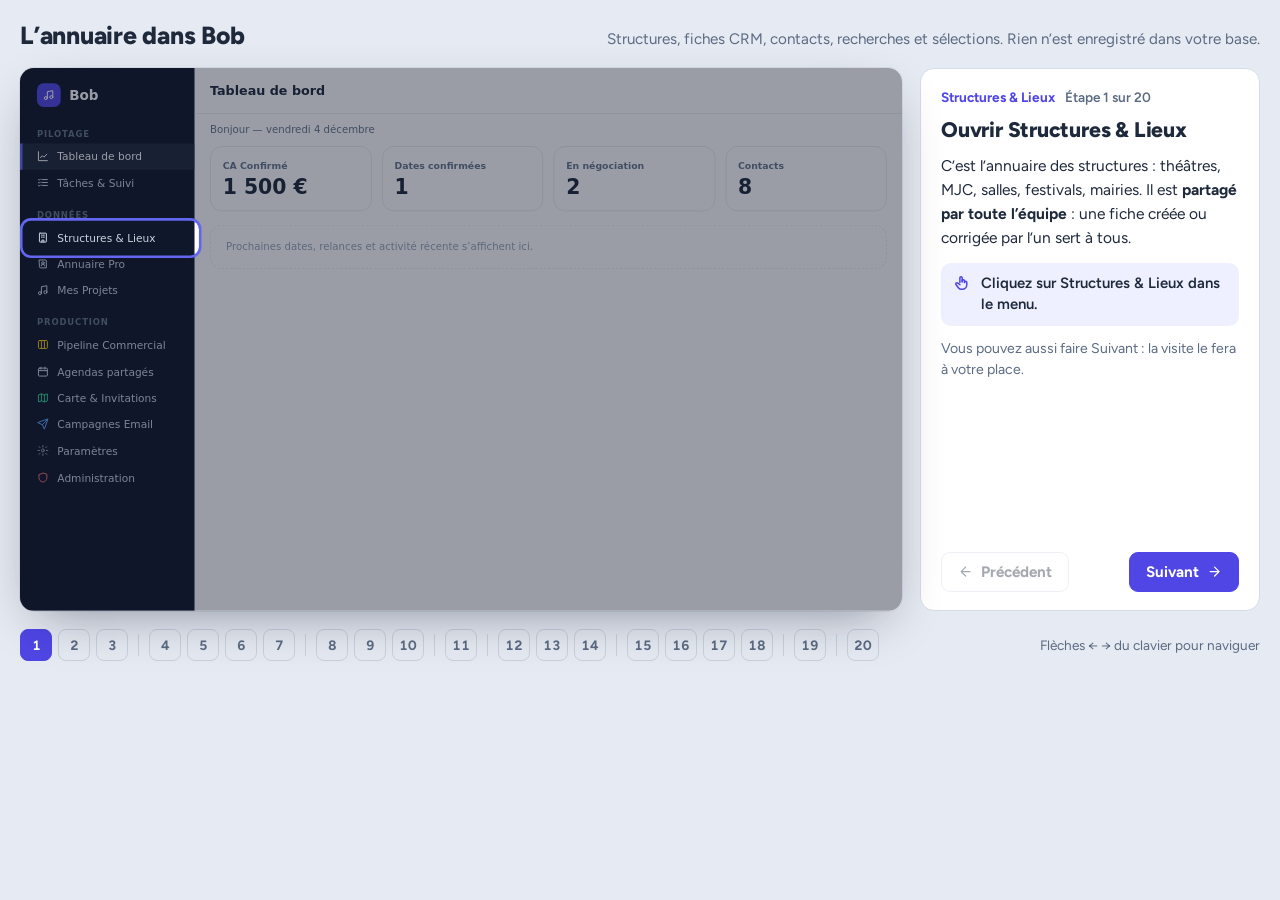
<file: aide/visite-annuaire.html>
<!DOCTYPE html>
<html lang="fr">
<head>
<meta charset="utf-8">
<meta name="viewport" content="width=device-width, initial-scale=1, viewport-fit=cover">
<title>Bob : l’annuaire, pas à pas</title>
<link rel="preconnect" href="https://fonts.googleapis.com">
<link rel="preconnect" href="https://fonts.gstatic.com" crossorigin>
<link href="https://fonts.googleapis.com/css2?family=Figtree:wght@400;500;600;700;800&display=swap" rel="stylesheet">
<style>
:root {
  --page: #e6eaf2;
  --page-ink: #1e293b;
  --page-muted: #5b6b82;
  --panel: #ffffff;
  --panel-line: #d6dce7;
  --accent: #4f46e5;
  --accent-soft: #eef0ff;
  --accent-ink: #ffffff;
  --ring: #6366f1;
  --dim: rgba(15, 23, 42, 0.42);
  --rail-off: #c9d1de;

  /* Bob lui-même (réplique, toujours claire comme l'application) */
  --b-side: #0f172a; --b-side-hover: #1e293b; --b-side-text: #cbd5e1; --b-side-label: #64748b;
  --b-body: #f1f5f9; --b-white: #ffffff; --b-line: #e2e8f0; --b-ink: #1e293b; --b-muted: #64748b; --b-faint: #94a3b8;
  --b-indigo: #4f46e5; --b-indigo-50: #eef2ff; --b-indigo-200: #c7d2fe; --b-indigo-800: #3730a3;
  --b-orange: #f97316; --b-orange-50: #fff7ed; --b-orange-200: #fed7aa; --b-orange-700: #c2410c;
  --b-rose: #f43f5e; --b-green: #10b981; --b-green-50: #ecfdf5; --b-red: #ef4444; --b-kanban: #f4f7fa;

  color-scheme: light;
  box-sizing: border-box;
  padding-top: env(safe-area-inset-top, 0px);
  padding-bottom: env(safe-area-inset-bottom, 0px);
}
html { scroll-padding-top: env(safe-area-inset-top, 0px); }
@media (prefers-color-scheme: dark) {
  :root:not([data-theme="light"]) {
    --page: #111a2e; --page-ink: #e5e9f2; --page-muted: #96a3b9;
    --panel: #18233a; --panel-line: #2a3853; --accent: #818cf8; --accent-soft: #232d4d; --accent-ink: #0f172a;
    --rail-off: #33415c; color-scheme: dark;
  }
}
:root[data-theme="dark"] {
  --page: #111a2e; --page-ink: #e5e9f2; --page-muted: #96a3b9;
  --panel: #18233a; --panel-line: #2a3853; --accent: #818cf8; --accent-soft: #232d4d; --accent-ink: #0f172a;
  --rail-off: #33415c; color-scheme: dark;
}
*, *::before, *::after { box-sizing: inherit; }
body { margin: 0; background: var(--page); color: var(--page-ink); font-family: "Figtree", "Segoe UI", system-ui, sans-serif; -webkit-font-smoothing: antialiased; }
button { font: inherit; }
:focus-visible { outline: 2px solid var(--ring); outline-offset: 2px; }

.tour { max-width: 1440px; margin: 0 auto; padding: 20px 20px 28px; display: grid; gap: 18px; grid-template-columns: minmax(0, 1fr); }
.tour-head { display: flex; align-items: baseline; justify-content: space-between; gap: 16px; flex-wrap: wrap; }
.tour-head h1 { margin: 0; font-size: 1.55rem; font-weight: 800; letter-spacing: -0.01em; }
.tour-head p { margin: 0; color: var(--page-muted); font-size: 0.95rem; }
.stage { display: grid; gap: 18px; grid-template-columns: minmax(0, 1fr); align-items: start; }
@media (min-width: 1180px) { .stage { grid-template-columns: minmax(0, 1fr) 340px; } }

/* Cadre de la réplique */
.frame { width: 100%; border-radius: 14px; overflow: hidden; box-shadow: 0 18px 50px -18px rgba(15, 23, 42, 0.45), 0 0 0 1px var(--panel-line); background: var(--b-body); position: relative; }
.frame-scale { position: relative; }
.bob { position: absolute; top: 0; left: 0; width: 1040px; height: 640px; transform-origin: 0 0; display: flex; font-family: ui-sans-serif, system-ui, -apple-system, "Segoe UI", Roboto, sans-serif; color: var(--b-ink); font-size: 13px; overflow: hidden; background: var(--b-body); user-select: none; -webkit-user-select: none; }
.ico { width: 1em; height: 1em; flex-shrink: 0; fill: none; stroke: currentColor; stroke-width: 2; stroke-linecap: round; stroke-linejoin: round; vertical-align: -0.125em; }

/* Barre latérale de Bob */
.b-side { width: 206px; background: var(--b-side); color: var(--b-side-text); display: flex; flex-direction: column; flex-shrink: 0; }
.b-logo { padding: 18px 20px 10px; display: flex; align-items: center; gap: 10px; color: var(--b-white); font-weight: 800; font-size: 16px; }
.b-logo span { width: 28px; height: 28px; border-radius: 8px; background: var(--b-indigo); display: grid; place-items: center; font-size: 14px; }
.b-navh { padding: 16px 20px 6px; font-size: 10px; font-weight: 800; text-transform: uppercase; letter-spacing: 0.1em; color: var(--b-side-label); }
.b-nav { display: flex; align-items: center; gap: 10px; padding: 8px 20px 8px 17px; border-left: 3px solid transparent; cursor: pointer; font-size: 12.5px; }
.b-nav .ico { font-size: 14px; }
.b-nav:hover, .b-nav.on { background: var(--b-side-hover); color: var(--b-white); }
.b-nav.on { border-left-color: #6366f1; }
.b-badge { margin-left: auto; background: var(--b-orange); color: var(--b-white); border-radius: 99px; padding: 0 7px; font-size: 10px; font-weight: 700; }

.b-main { flex: 1; display: flex; flex-direction: column; min-width: 0; }
.b-top { height: 54px; background: var(--b-white); border-bottom: 1px solid var(--b-line); display: flex; align-items: center; justify-content: space-between; padding: 0 18px; flex-shrink: 0; }
.b-top h2 { margin: 0; font-size: 15px; font-weight: 700; }
.b-btn { border: 0; border-radius: 6px; padding: 7px 13px; font-size: 12px; font-weight: 700; cursor: pointer; display: inline-flex; align-items: center; gap: 6px; }
.b-btn.indigo { background: var(--b-indigo); color: var(--b-white); box-shadow: 0 1px 2px rgba(0,0,0,.12); }
.b-btn.ghost { background: transparent; color: var(--b-muted); }
.b-btn.line { background: var(--b-white); color: var(--b-ink); border: 1px solid #cbd5e1; flex: 1; justify-content: center; }
.b-btn.orange { background: var(--b-orange-50); color: var(--b-orange-700); border: 1px solid var(--b-orange-200); flex: 1; justify-content: center; }
.b-btn.rose { background: var(--b-rose); color: var(--b-white); }
.b-btn.grey { background: #6e7881; color: var(--b-white); }
.b-content { flex: 1; overflow: hidden; padding: 16px 18px; background: var(--b-white); position: relative; }

/* Tableau de bord */
.b-kpis { display: grid; grid-template-columns: repeat(3, 1fr); gap: 12px; }
.b-kpi { border: 1px solid var(--b-line); border-radius: 14px; padding: 14px; background: var(--b-white); }
.b-kpi small { color: var(--b-muted); font-size: 11px; font-weight: 700; }
.b-kpi b { display: block; font-size: 24px; margin-top: 4px; }
.b-dash-note { margin-top: 16px; border: 1px dashed var(--b-line); border-radius: 14px; padding: 18px; color: var(--b-faint); font-size: 12px; }

/* Pipeline */
.b-pipehead { display: flex; justify-content: space-between; align-items: center; margin-bottom: 12px; }
.b-pipehead h3 { margin: 0; font-size: 15px; display: flex; gap: 8px; align-items: center; }
.b-pipehead h3 .ico { color: var(--b-indigo); }
.b-fake-input { border: 1px solid var(--b-line); border-radius: 6px; padding: 6px 10px; color: var(--b-faint); font-size: 11.5px; display: inline-flex; gap: 6px; align-items: center; width: 150px; }
.b-board { display: grid; grid-template-columns: repeat(6, 1fr); gap: 8px; height: calc(100% - 42px); }
.b-col { border: 1px solid var(--b-line); border-radius: 12px; background: var(--b-kanban); display: flex; flex-direction: column; min-width: 0; transition: background-color .15s, border-color .15s; }
.b-col.over { background: var(--b-indigo-50); border-color: #818cf8; }
.b-colh { padding: 8px; font-size: 9.5px; font-weight: 700; text-transform: uppercase; letter-spacing: 0.06em; color: #334155; display: flex; align-items: center; justify-content: space-between; border-bottom: 1px solid var(--b-line); gap: 4px; }
.b-colh i { display: inline-block; width: 7px; height: 7px; border-radius: 99px; margin-right: 5px; }
.b-colh em { font-style: normal; background: var(--b-white); border: 1px solid var(--b-line); border-radius: 99px; padding: 0 6px; color: var(--b-muted); }
.b-cards { padding: 7px; display: flex; flex-direction: column; gap: 7px; }
.b-card { background: var(--b-white); border: 1px solid var(--b-line); border-radius: 8px; padding: 8px; box-shadow: 0 1px 2px rgba(0,0,0,.05); cursor: grab; touch-action: none; }
.b-card.won { border-color: #a7f3d0; }
.b-card.new { border-color: #a5b4fc; }
.b-card.lift { opacity: .35; }
.b-tag { display: inline-block; color: var(--b-white); font-size: 9px; font-weight: 700; border-radius: 4px; padding: 1px 5px; max-width: 100%; white-space: nowrap; overflow: hidden; text-overflow: ellipsis; }
.b-card .v { font-weight: 700; font-size: 11.5px; margin-top: 6px; white-space: nowrap; overflow: hidden; text-overflow: ellipsis; }
.b-card .c { color: var(--b-muted); font-size: 10.5px; margin-top: 2px; }
.b-card .f { font-size: 10.5px; font-weight: 700; margin-top: 5px; display: flex; flex-wrap: wrap; justify-content: space-between; align-items: center; gap: 2px 6px; }
.b-card .f > span:first-child { white-space: nowrap; }
.b-card .r { color: var(--b-orange-700); font-size: 10px; display: inline-flex; gap: 3px; align-items: center; }
.ghost-card { position: absolute; pointer-events: none; z-index: 95; width: 118px; transform: rotate(-2deg); box-shadow: 0 12px 24px -6px rgba(15,23,42,.35); cursor: grabbing; }

/* Fenêtre affaire */
.b-overlay { position: absolute; inset: 0; background: rgba(15,23,42,.5); display: flex; align-items: center; justify-content: center; z-index: 40; }
.b-modal { width: 590px; max-height: 590px; background: var(--b-white); border-radius: 12px; box-shadow: 0 24px 60px -12px rgba(0,0,0,.45); display: flex; flex-direction: column; overflow: hidden; }
.b-mh { padding: 14px 18px; border-bottom: 1px solid var(--b-line); display: flex; justify-content: space-between; align-items: center; background: #f8fafc; }
.b-mh h3 { margin: 0; font-size: 15px; }
.b-mb { padding: 14px 18px; overflow-y: auto; display: grid; grid-template-columns: 1fr 1fr; gap: 12px 14px; align-content: start; }
.b-mb .full { grid-column: 1 / -1; }
.b-mb .sep { border-top: 1px solid var(--b-line); padding-top: 10px; }
.b-lab { display: block; font-size: 10px; font-weight: 800; color: var(--b-muted); text-transform: uppercase; letter-spacing: .04em; margin-bottom: 4px; }
.b-lab b { color: var(--b-red); } .b-lab b.i { color: var(--b-indigo); }
.b-field { width: 100%; border: 1px solid #cbd5e1; border-radius: 6px; padding: 7px 9px; font-size: 12.5px; background: var(--b-white); color: var(--b-ink); font-family: inherit; min-height: 32px; }
.b-field.stage { background: var(--b-indigo-50); border-color: var(--b-indigo-200); color: var(--b-indigo-800); font-weight: 700; }
.b-field.empty { color: var(--b-faint); }
.b-venue { display: flex; align-items: center; gap: 9px; background: var(--b-indigo-50); border: 1px solid var(--b-indigo-200); border-radius: 8px; padding: 7px 10px; }
.b-venue .ico { color: var(--b-indigo); }
.b-venue b { display: block; color: var(--b-indigo-800); font-size: 12.5px; } .b-venue small { color: #6366f1; font-size: 11px; }
.b-browse { font-size: 9.5px; font-weight: 700; background: var(--b-indigo-50); color: var(--b-indigo-800); border-radius: 4px; padding: 3px 8px; display: inline-flex; gap: 4px; align-items: center; }
.b-rowlab { display: flex; justify-content: space-between; align-items: center; margin-bottom: 6px; }
.b-fin { background: #f8fafc; border: 1px solid var(--b-line); border-radius: 10px; padding: 12px; }
.b-fin h4, .b-ed h4 { margin: 0 0 10px; font-size: 12.5px; color: #334155; display: flex; gap: 7px; align-items: center; }
.b-g3 { display: grid; grid-template-columns: repeat(3, 1fr); gap: 8px; } .b-g2 { display: grid; grid-template-columns: repeat(2, 1fr); gap: 8px; }
.b-coreal { background: #eef2f6; border: 1px solid var(--b-line); border-radius: 6px; padding: 10px; margin-top: 10px; display: grid; gap: 8px; }
.b-sum { background: var(--b-white); border: 1px solid var(--b-line); border-radius: 6px; padding: 8px 10px; font-size: 11px; color: var(--b-muted); display: grid; gap: 3px; }
.b-sum div { display: flex; justify-content: space-between; }
.b-sum .tot { border-top: 1px solid var(--b-line); padding-top: 5px; font-weight: 700; color: #334155; font-size: 12px; }
.b-sum .tot span:last-child { color: var(--b-green); } .b-sum .pm { color: var(--b-orange); font-weight: 700; }
.b-use { justify-self: end; font-size: 10px; font-weight: 700; background: var(--b-indigo-200); color: var(--b-indigo-800); border: 0; border-radius: 4px; padding: 5px 10px; cursor: pointer; }
.b-ed { border-top: 1px solid var(--b-line); padding-top: 12px; }
.b-ed .row { display: flex; gap: 10px; }
.b-mf { padding: 11px 18px; border-top: 1px solid var(--b-line); background: #f8fafc; display: flex; justify-content: space-between; align-items: center; }
.b-del { color: var(--b-red); font-weight: 700; font-size: 12px; padding: 0 8px; background: none; border: 0; }

/* Boîtes de dialogue façon SweetAlert2 */
.b-swal-wrap { position: absolute; inset: 0; background: rgba(15,23,42,.4); display: flex; align-items: center; justify-content: center; z-index: 60; }
.b-swal { width: 380px; background: var(--b-white); border-radius: 8px; padding: 22px 22px 18px; text-align: center; box-shadow: 0 20px 50px -10px rgba(0,0,0,.4); }
.b-swal h3 { margin: 0 0 10px; font-size: 19px; color: #545454; font-weight: 600; }
.b-swal p { margin: 0 0 18px; color: #545454; font-size: 13.5px; }
.b-swal .acts { display: flex; justify-content: center; gap: 6px; flex-wrap: wrap; margin-top: 16px; }
.b-swal .acts .b-btn { padding: 9px 15px; font-size: 13px; border-radius: 5px; }
.b-swal .form { text-align: left; display: grid; gap: 10px; }
.b-swal .quick { display: flex; gap: 6px; } .b-swal .quick button { flex: 1; border: 0; background: #f1f5f9; color: #475569; font-size: 11px; font-weight: 700; border-radius: 7px; padding: 5px; cursor: pointer; }
.b-swal .quick button:hover { background: var(--b-indigo-50); color: var(--b-indigo-800); }
.b-swal .err { background: #f0f0f0; color: #545454; font-size: 12px; padding: 7px; border-radius: 4px; margin-top: 10px; }

.b-toast { position: absolute; bottom: 14px; right: 14px; z-index: 100; background: var(--b-white); border-radius: 8px; box-shadow: 0 10px 30px -8px rgba(15,23,42,.35); padding: 10px 14px; font-size: 12.5px; font-weight: 600; display: flex; gap: 8px; align-items: center; border-left: 4px solid var(--b-green); animation: toastIn .25s ease-out; }
.b-toast .ico { color: var(--b-green); }
@keyframes toastIn { from { transform: translateY(8px); opacity: 0; } to { transform: none; opacity: 1; } }

/* Projecteur */
.spot { position: absolute; z-index: 90; pointer-events: none; border-radius: 10px; box-shadow: 0 0 0 3px var(--ring), 0 0 0 9999px var(--dim); transition: top .35s cubic-bezier(.3,.7,.2,1), left .35s cubic-bezier(.3,.7,.2,1), width .35s cubic-bezier(.3,.7,.2,1), height .35s cubic-bezier(.3,.7,.2,1), opacity .2s; }
.spot::after { content: ""; position: absolute; inset: -3px; border-radius: inherit; box-shadow: 0 0 0 0 rgba(99,102,241,.55); animation: pulse 1.8s ease-out infinite; }
@keyframes pulse { 0% { box-shadow: 0 0 0 0 rgba(99,102,241,.55); } 100% { box-shadow: 0 0 0 14px rgba(99,102,241,0); } }
.spot.off { opacity: 0; }
.flash { animation: flash .9s ease-out; }
@keyframes flash { 0% { background-color: #e0e7ff; } 100% { background-color: transparent; } }

/* Panneau de guidage */
.guide { background: var(--panel); border: 1px solid var(--panel-line); border-radius: 14px; padding: 20px 20px 18px; display: flex; flex-direction: column; gap: 12px; min-height: 100%; }
.g-count { color: var(--page-muted); font-size: 0.85rem; font-weight: 600; }
.g-title { margin: 0; font-size: 1.32rem; line-height: 1.2; font-weight: 800; letter-spacing: -0.01em; }
.g-body { display: grid; gap: 9px; font-size: 0.97rem; line-height: 1.55; color: var(--page-ink); }
.g-body p { margin: 0; }
.g-body strong { font-weight: 700; }
.g-do { display: flex; gap: 10px; align-items: flex-start; background: var(--accent-soft); border-radius: 10px; padding: 10px 12px; font-weight: 600; font-size: 0.93rem; line-height: 1.45; }
.g-do .ico { font-size: 1.15rem; color: var(--accent); margin-top: 1px; }
.g-do.done .ico { color: #10b981; }
.g-tip { font-size: 0.88rem; color: var(--page-muted); line-height: 1.5; margin: 0; }
.g-nav { margin-top: auto; display: flex; gap: 8px; justify-content: space-between; padding-top: 6px; }
.g-btn { border-radius: 9px; padding: 10px 16px; font-weight: 700; font-size: 0.95rem; cursor: pointer; display: inline-flex; align-items: center; gap: 8px; border: 1px solid var(--panel-line); background: transparent; color: var(--page-ink); }
.g-btn.primary { background: var(--accent); border-color: var(--accent); color: var(--accent-ink); }
.g-btn:disabled { opacity: .4; cursor: default; }
.g-recap { margin: 0; padding: 0; list-style: none; display: grid; gap: 4px; counter-reset: r; }
.g-recap button { all: unset; cursor: pointer; display: flex; gap: 10px; padding: 5px 6px; border-radius: 7px; font-size: 0.93rem; }
.g-recap button:hover, .g-recap button:focus-visible { background: var(--accent-soft); }
.g-recap span { color: var(--page-muted); font-variant-numeric: tabular-nums; min-width: 1.4em; }

.rail { display: flex; gap: 6px; align-items: center; flex-wrap: wrap; }
.rail button { all: unset; cursor: pointer; height: 30px; min-width: 30px; border-radius: 8px; display: grid; place-items: center; font-weight: 700; font-size: 0.85rem; color: var(--page-muted); background: transparent; border: 1px solid var(--rail-off); font-variant-numeric: tabular-nums; }
.rail button.seen { color: var(--page-ink); border-color: var(--page-muted); }
.rail button.cur { background: var(--accent); border-color: var(--accent); color: var(--accent-ink); }
.rail button:focus-visible { outline: 2px solid var(--ring); outline-offset: 2px; }
.rail-hint { color: var(--page-muted); font-size: 0.85rem; margin-left: auto; }
@media (max-width: 720px) { .rail-hint { display: none; } .tour { padding: 14px 12px 22px; } .tour-head h1 { font-size: 1.3rem; } }

@media (prefers-reduced-motion: reduce) {
  .spot, .spot::after, .b-toast, .flash { transition: none !important; animation: none !important; }
}

/* Mes Projets */
.b-btn.slate { background: #1e293b; color: var(--b-white); box-shadow: 0 1px 2px rgba(0,0,0,.12); }
.b-pgrid { display: grid; grid-template-columns: repeat(3, 1fr); gap: 16px; }
.b-pcard { border: 1px solid var(--b-line); border-radius: 14px; overflow: hidden; background: var(--b-white); cursor: pointer; box-shadow: 0 1px 2px rgba(0,0,0,.05); }
.b-pcard .hd { height: 92px; display: grid; place-items: center; color: rgba(255,255,255,.5); font-size: 38px; }
.b-pcard .bd { padding: 12px 14px; }
.b-pcard h4 { margin: 0 0 3px; font-size: 15px; }
.b-pcard .genre { font-size: 10px; font-weight: 700; text-transform: uppercase; letter-spacing: .05em; color: var(--b-muted); }
.b-pcard .ft { margin-top: 14px; padding-top: 10px; border-top: 1px solid #f1f5f9; display: flex; justify-content: space-between; align-items: center; font-size: 11.5px; }
.b-pcard .ft span:first-child { color: var(--b-faint); font-weight: 700; display: inline-flex; gap: 4px; align-items: center; }
.b-pcard .ft b { color: #334155; }
.b-pcard .ft small { color: var(--b-faint); font-size: 9.5px; }

/* Fiche projet */
.b-pmodal { width: 720px; max-height: 590px; background: var(--b-white); border-radius: 12px; box-shadow: 0 24px 60px -12px rgba(0,0,0,.45); display: flex; flex-direction: column; overflow: hidden; }
.b-pban { height: 84px; position: relative; flex-shrink: 0; }
.b-pban .grad { position: absolute; inset: 0; background: linear-gradient(to top, rgba(0,0,0,.55), transparent); display: flex; align-items: flex-end; padding: 0 22px 12px; color: var(--b-white); }
.b-pban small { display: block; font-size: 10px; font-weight: 700; text-transform: uppercase; letter-spacing: .06em; opacity: .8; margin-bottom: 2px; }
.b-pban h3 { margin: 0; font-size: 21px; }
.b-pban .close { position: absolute; top: 12px; right: 12px; width: 28px; height: 28px; border-radius: 99px; background: rgba(0,0,0,.2); color: rgba(255,255,255,.85); display: grid; place-items: center; }
.b-ptabs { display: flex; border-bottom: 1px solid var(--b-line); flex-shrink: 0; }
.b-ptab { padding: 9px 13px; font-size: 11px; font-weight: 700; color: var(--b-muted); border-bottom: 2px solid transparent; display: inline-flex; gap: 6px; align-items: center; cursor: pointer; }
.b-ptab.on { border-bottom-color: var(--b-indigo); color: #4338ca; background: var(--b-indigo-50); }
.b-ptab em { font-style: normal; background: #e2e8f0; color: #475569; font-size: 9.5px; padding: 0 5px; border-radius: 99px; }
.b-pbody { flex: 1; overflow-y: auto; background: #f8fafc; padding: 16px 18px; }
.b-stats { display: grid; grid-template-columns: repeat(3, 1fr); gap: 10px; }
.b-stat { background: var(--b-white); border: 1px solid var(--b-line); border-radius: 12px; padding: 11px 12px; }
.b-stat small { display: block; font-size: 10px; font-weight: 700; color: var(--b-muted); text-transform: uppercase; letter-spacing: .04em; }
.b-stat b { display: block; font-size: 19px; margin-top: 3px; }
.b-stat.green b { color: #059669; } .b-stat.orange b { color: #ea580c; } .b-stat.indigo b { color: #4f46e5; }
.b-box { margin-top: 12px; background: var(--b-white); border: 1px solid var(--b-line); border-radius: 12px; padding: 12px 14px; font-size: 12px; }
.b-box h5 { margin: 0 0 8px; font-size: 12px; color: #334155; }
.b-box .kv { display: grid; grid-template-columns: repeat(3, 1fr); gap: 6px 14px; color: var(--b-muted); }
.b-box .kv b { color: var(--b-ink); }
.b-afhead { display: flex; justify-content: space-between; align-items: center; margin-bottom: 12px; }
.b-afhead h4 { margin: 0; font-size: 13px; color: #334155; }
.b-afrow { background: var(--b-white); border: 1px solid var(--b-line); border-radius: 12px; padding: 11px 13px; display: flex; align-items: center; gap: 12px; margin-bottom: 8px; }
.b-afrow .sq { width: 30px; height: 30px; border-radius: 8px; display: grid; place-items: center; color: var(--b-white); font-size: 13px; flex-shrink: 0; }
.b-afrow .t { flex: 1; min-width: 0; } .b-afrow .t b { display: block; font-size: 12.5px; } .b-afrow .t small { color: var(--b-muted); font-size: 11px; }
.b-afrow .m { text-align: right; } .b-afrow .m b { color: #4f46e5; font-size: 12.5px; display: block; } .b-afrow .m small { color: var(--b-faint); font-size: 9.5px; }
.b-field.pre { background: #f8fafc; }

/* Tâches & Suivi */
.b-tboard { display: grid; grid-template-columns: repeat(4, 1fr); gap: 10px; height: 100%; }
.b-tcol { border-radius: 12px; padding: 10px; display: flex; flex-direction: column; gap: 8px; border: 1px solid; min-width: 0; }
.b-tcol.late { background: #fef2f2; border-color: #fee2e2; } .b-tcol.today { background: #fff7ed; border-color: #ffedd5; }
.b-tcol.next { background: #f8fafc; border-color: var(--b-line); } .b-tcol.hist { background: #f0fdf4; border-color: #dcfce7; }
.b-tcol h4 { margin: 0 0 4px; font-size: 12px; display: flex; justify-content: space-between; align-items: center; gap: 6px; }
.b-tcol.late h4 { color: #991b1b; } .b-tcol.today h4 { color: #9a3412; } .b-tcol.next h4 { color: #334155; } .b-tcol.hist h4 { color: #065f46; }
.b-tcol h4 span { display: inline-flex; gap: 6px; align-items: center; }
.b-tcol h4 em { font-style: normal; font-size: 10px; padding: 0 7px; border-radius: 99px; }
.b-tcol.late h4 em { background: #fecaca; } .b-tcol.today h4 em { background: #fed7aa; } .b-tcol.next h4 em { background: #e2e8f0; } .b-tcol.hist h4 em { background: #bbf7d0; }
.b-task { background: var(--b-white); border-radius: 8px; padding: 9px 10px; border: 1px solid var(--b-line); box-shadow: 0 1px 2px rgba(0,0,0,.05); display: flex; gap: 8px; }
.b-tcol.late .b-task { border-color: #fecaca; } .b-tcol.today .b-task { border-color: #fed7aa; } .b-tcol.hist .b-task { border-color: #bbf7d0; }
.b-task .ck { color: #cbd5e1; font-size: 15px; cursor: pointer; flex-shrink: 0; margin-top: 1px; background: none; border: 0; padding: 0; line-height: 1; }
.b-task .ck:hover { color: var(--b-green); }
.b-task .tx { flex: 1; min-width: 0; }
.b-task .tx b { display: block; font-size: 11.5px; line-height: 1.35; }
.b-task .tx .d { font-size: 10.5px; font-weight: 700; margin-top: 3px; }
.b-tcol.late .d { color: #dc2626; } .b-tcol.next .d { color: var(--b-muted); font-weight: 400; }
.b-task .tm { color: #ea580c; font-size: 10px; font-weight: 700; display: inline-flex; gap: 3px; align-items: center; margin-left: 4px; }
.b-task .ln { display: flex; justify-content: space-between; align-items: center; gap: 6px; margin-top: 6px; font-size: 10px; color: var(--b-muted); }
.b-task .ln span:first-child { display: inline-flex; gap: 4px; align-items: center; white-space: nowrap; }
.b-task .rel { color: #4f46e5; background: var(--b-indigo-50); padding: 1px 6px; border-radius: 4px; font-weight: 700; white-space: nowrap; overflow: hidden; text-overflow: ellipsis; max-width: 110px; }
.b-task.done .tx b { color: var(--b-muted); text-decoration: line-through; }
.b-task .cr { margin-top: 6px; background: #f8fafc; border: 1px solid #f1f5f9; border-radius: 4px; padding: 5px 6px; font-size: 10px; font-style: italic; color: #475569; }
.b-task.fresh { animation: flash 1s ease-out; }
.b-tmodal { width: 480px; background: var(--b-white); border-radius: 12px; box-shadow: 0 24px 60px -12px rgba(0,0,0,.45); overflow: hidden; }
.b-tmodal .b-mb { grid-template-columns: 1fr 1fr; }
.b-swal textarea.b-field { min-height: 70px; resize: none; }
.b-swal .lbl { display: block; text-align: center; font-size: 13px; color: #545454; margin: 6px 0 8px; }
.b-btn.green { background: #10b981; color: var(--b-white); }
.b-dash-hi { font-size: 12px; color: var(--b-muted); margin: -4px 0 12px; }
.b-kpis.four { grid-template-columns: repeat(4, 1fr); }

.rail-sep { width: 1px; height: 22px; background: var(--rail-off); margin: 0 4px; }
.g-count { display: flex; gap: 10px; align-items: baseline; }
.g-partlab { color: var(--accent); font-weight: 700; }
.g-recap .g-part { color: var(--accent); font-weight: 700; font-size: 0.85rem; padding: 8px 6px 2px; }
.b-sbar { display: flex; gap: 8px; align-items: center; margin-bottom: 10px; flex-wrap: wrap; }
.b-sbar input { width: 230px; }
.b-pill { border: 1px solid var(--b-line); background: var(--b-white); color: #475569; border-radius: 10px; padding: 6px 11px; font-size: 11.5px; font-weight: 700; display: inline-flex; gap: 6px; align-items: center; cursor: pointer; }
.b-pill.on { background: var(--b-indigo); color: var(--b-white); border-color: var(--b-indigo); }
.b-pill.orange { background: #fff7ed; color: #ea580c; border-color: #fed7aa; }
.b-pill.sky { background: #f0f9ff; color: #0369a1; border-color: #bae6fd; }
.b-filters { display: grid; grid-template-columns: repeat(5, 1fr); gap: 8px; background: #f8fafc; border: 1px solid var(--b-line); border-radius: 10px; padding: 10px; margin-bottom: 10px; }
.b-table { border: 1px solid var(--b-line); border-radius: 12px; overflow: hidden; background: var(--b-white); }
.b-tr { display: grid; grid-template-columns: 1.6fr 1.2fr 1fr 70px 90px; gap: 10px; align-items: center; padding: 9px 14px; border-top: 1px solid var(--b-line); font-size: 12px; }
.b-tr.head { border-top: 0; background: #f8fafc; font-size: 10px; font-weight: 800; text-transform: uppercase; color: var(--b-muted); letter-spacing: .04em; }
.b-tr b { font-size: 12.5px; } .b-tr small { display: block; color: var(--b-faint); font-size: 10px; }
.b-tr .tagl { display: flex; gap: 3px; margin-top: 3px; flex-wrap: wrap; }
.b-tr .tagl span, .b-tags span { font-size: 9px; font-weight: 700; border-radius: 99px; padding: 1px 7px; background: #eff6ff; color: #2563eb; }
.b-crmbtn { font-size: 10.5px; font-weight: 700; background: var(--b-indigo-50); color: var(--b-indigo-800); border: 0; border-radius: 6px; padding: 5px 9px; cursor: pointer; display: inline-flex; gap: 4px; align-items: center; }
.b-cnt { display: inline-grid; place-items: center; min-width: 22px; height: 20px; border-radius: 99px; background: #f1f5f9; font-size: 10.5px; font-weight: 800; color: #475569; }
/* Fiche CRM */
.b-crmx { width: 820px; height: 600px; background: var(--b-white); border-radius: 12px; box-shadow: 0 24px 60px -12px rgba(0,0,0,.45); display: flex; flex-direction: column; overflow: hidden; }
.b-crmx .hd { background: #1e293b; color: var(--b-white); padding: 12px 18px; display: flex; justify-content: space-between; align-items: center; gap: 10px; flex-shrink: 0; }
.b-crmx .hd h3 { margin: 0; font-size: 17px; } .b-crmx .hd small { color: #94a3b8; font-size: 10.5px; display: flex; gap: 12px; margin-top: 3px; }
.b-crmx .hd small span { display: inline-flex; gap: 4px; align-items: center; }
.b-crmx .hd .btns { display: flex; gap: 6px; }
.b-crmx .bd { flex: 1; overflow-y: auto; display: grid; grid-template-columns: 1.25fr 1fr; gap: 12px; padding: 14px 16px; background: #f8fafc; align-content: start; }
.b-crmx .colx { display: grid; gap: 12px; align-content: start; }
.b-box2 { background: var(--b-white); border: 1px solid var(--b-line); border-radius: 10px; padding: 11px 12px; font-size: 12px; }
.b-box2 h5 { margin: 0 0 8px; font-size: 12px; color: #334155; display: flex; justify-content: space-between; align-items: center; gap: 6px; }
.b-box2 .g2 { display: grid; grid-template-columns: 1fr 1fr; gap: 6px 10px; }
.b-box2 .kv small { display: block; color: var(--b-faint); font-size: 9.5px; font-weight: 700; text-transform: uppercase; }
.b-gps { font-size: 10px; font-weight: 700; border: 0; border-radius: 5px; padding: 4px 8px; background: #ecfdf5; color: #047857; cursor: pointer; display: inline-flex; gap: 4px; align-items: center; }
.b-latlng { font-size: 10px; color: #047857; margin-top: 6px; font-family: ui-monospace, monospace; }
.b-tagfam { margin-bottom: 8px; } .b-tagfam small { display: block; font-size: 9.5px; font-weight: 800; color: var(--b-faint); text-transform: uppercase; margin-bottom: 4px; }
.b-tags { display: flex; gap: 4px; flex-wrap: wrap; }
.b-tags button { all: unset; cursor: pointer; font-size: 10px; font-weight: 700; border-radius: 99px; padding: 2px 8px; border: 1px solid var(--b-line); color: #64748b; background: var(--b-white); }
.b-tags button.on { background: #eff6ff; color: #2563eb; border-color: #bfdbfe; }
.b-comment { border-top: 1px solid #f1f5f9; padding: 6px 0; font-size: 11.5px; } .b-comment small { color: var(--b-faint); font-size: 9.5px; display: block; }
.b-comment.fresh, .b-person.fresh, .b-ccard.fresh, .b-sel.fresh { animation: flash 1s ease-out; }
.b-person { display: flex; justify-content: space-between; align-items: center; padding: 7px 0; border-top: 1px solid #f1f5f9; gap: 8px; }
.b-person b { display: block; font-size: 12px; } .b-person small { color: var(--b-indigo); font-weight: 700; font-size: 10.5px; }
.b-person .vip { color: #ca8a04; font-size: 9.5px; font-weight: 800; }
.b-cform { display: grid; grid-template-columns: 1fr 1fr; gap: 8px; border-radius: 8px; }
.b-cform .full { grid-column: 1 / -1; }
.b-checks2 { display: flex; gap: 14px; font-size: 11.5px; font-weight: 700; }
.b-checks2 span { display: inline-flex; gap: 5px; align-items: center; }
/* Annuaire Pro */
.b-ptabs2 { display: flex; gap: 6px; margin-bottom: 10px; }
.b-apro { display: grid; grid-template-columns: 240px 1fr; gap: 12px; height: calc(100% - 46px); }
.b-apro.three { grid-template-columns: 1fr; }
.b-crit { background: var(--b-white); border: 1px solid var(--b-line); border-radius: 12px; padding: 12px; display: grid; gap: 10px; align-content: start; font-size: 12px; }
.b-crit h4 { margin: 0; font-size: 12.5px; display: flex; justify-content: space-between; align-items: center; }
.b-cgrid { display: grid; grid-template-columns: repeat(3, 1fr); gap: 8px; align-content: start; }
.b-ccard { background: var(--b-white); border: 1px solid var(--b-line); border-radius: 12px; padding: 10px 12px; font-size: 11.5px; position: relative; }
.b-ccard b { display: block; font-size: 12.5px; } .b-ccard .role { color: var(--b-indigo); font-weight: 700; font-size: 10.5px; }
.b-ccard small { color: var(--b-muted); display: block; margin-top: 2px; }
.b-ccard .icons { display: flex; gap: 8px; margin-top: 8px; color: #94a3b8; font-size: 12px; }
.b-ccard.priv { border-color: #fed7aa; background: #fffbf5; }
.b-privbadge { position: absolute; top: 8px; right: 8px; font-size: 9px; font-weight: 800; color: #c2410c; background: #ffedd5; border-radius: 99px; padding: 1px 7px; display: inline-flex; gap: 3px; align-items: center; }
.b-pubbtn { margin-top: 8px; font-size: 10px; font-weight: 700; border: 1px solid #fed7aa; background: var(--b-white); color: #c2410c; border-radius: 6px; padding: 3px 8px; cursor: pointer; }
.b-clist .b-crow { display: grid; grid-template-columns: 1.3fr 1fr 1.3fr 80px; gap: 10px; padding: 8px 12px; border-top: 1px solid var(--b-line); font-size: 11.5px; align-items: center; background: var(--b-white); }
.b-clist .b-crow:first-child { border-top: 0; font-size: 10px; font-weight: 800; color: var(--b-muted); text-transform: uppercase; background: #f8fafc; }
.b-clist { border: 1px solid var(--b-line); border-radius: 12px; overflow: hidden; }
.b-crit .chips { display: flex; gap: 4px; flex-wrap: wrap; }
.b-crit .chips span { font-size: 10px; font-weight: 700; border-radius: 99px; padding: 2px 8px; border: 1px solid var(--b-line); color: #64748b; }
.b-crit .chips span.on { background: var(--b-indigo); color: var(--b-white); border-color: var(--b-indigo); }
.b-results { background: var(--b-white); border: 1px solid var(--b-line); border-radius: 12px; padding: 12px; display: grid; gap: 8px; align-content: start; }
.b-actbar { display: flex; gap: 5px; flex-wrap: wrap; }
.b-actbar span { font-size: 10.5px; font-weight: 700; border-radius: 6px; padding: 4px 9px; background: #f1f5f9; color: #475569; display: inline-flex; gap: 4px; align-items: center; }
.b-actbar span.sel { background: var(--b-indigo-50); color: var(--b-indigo-800); cursor: pointer; }
.b-rrow { display: flex; justify-content: space-between; border-top: 1px solid #f1f5f9; padding: 6px 0; font-size: 11.5px; }
.b-rrow small { color: var(--b-muted); }
.b-saved { border: 1px solid var(--b-line); border-radius: 8px; padding: 7px 9px; font-size: 11.5px; font-weight: 700; display: flex; justify-content: space-between; }
.b-saved.on { border-color: #818cf8; background: var(--b-indigo-50); }
.b-saved em { font-style: normal; color: var(--b-muted); font-weight: 400; }
.b-sel { background: var(--b-white); border: 1px solid var(--b-line); border-radius: 12px; padding: 12px; font-size: 12px; }
.b-sel h4 { margin: 0 0 6px; font-size: 13px; display: flex; justify-content: space-between; }
.b-empty2 { color: var(--b-faint); text-align: center; padding: 30px 10px; font-size: 12px; border: 2px dashed var(--b-line); border-radius: 12px; }

.b-crmx .hd small span, .b-crmx .hd .btns .b-btn, .b-top .b-btn { white-space: nowrap; }
.b-crmx .hd small { flex-wrap: wrap; row-gap: 2px; }
.b-apro { align-items: start; }
.b-chipsum { display: flex; gap: 5px; flex-wrap: wrap; margin-bottom: 8px; }
.b-chipsum span { font-size: 10.5px; font-weight: 700; border-radius: 99px; padding: 2px 9px; }
.b-csec { display: grid; gap: 6px; margin-bottom: 8px; }
.b-csec .h { display: flex; align-items: center; gap: 6px; font-size: 9.5px; font-weight: 900; color: #64748b; text-transform: uppercase; letter-spacing: .06em; }
.b-csec .h em { font-style: normal; border-radius: 99px; padding: 0 6px; font-size: 9.5px; }
.b-csec .h i { flex: 1; height: 1px; background: var(--b-line); }
.b-csec .h span { text-transform: none; letter-spacing: 0; font-weight: 600; color: var(--b-faint); }
.b-cev { display: flex; gap: 8px; align-items: center; border: 1px solid var(--b-line); border-left: 4px solid; border-radius: 10px; padding: 7px 9px; background: var(--b-white); }
.b-cev .sq { width: 26px; height: 26px; border-radius: 7px; display: grid; place-items: center; color: var(--b-white); font-size: 12px; flex-shrink: 0; }
.b-cev .mid { flex: 1; min-width: 0; } .b-cev .mid small { display: block; color: var(--b-muted); font-size: 10px; margin-top: 2px; white-space: nowrap; overflow: hidden; text-overflow: ellipsis; }
.b-cev .l1 { display: flex; gap: 6px; align-items: center; flex-wrap: wrap; } .b-cev .l1 b { font-size: 11.5px; }
.b-cev .fee { text-align: right; } .b-cev .fee b { color: var(--b-indigo); font-size: 11.5px; display: block; } .b-cev .fee small { color: var(--b-faint); font-size: 9px; }
.b-cev .bw { position: relative; display: inline-block; }
.b-cev .badge { border: 0; border-radius: 99px; padding: 1px 7px; font-size: 9px; font-weight: 900; text-transform: uppercase; display: inline-flex; gap: 3px; align-items: center; cursor: pointer; }
.b-cev.fresh { animation: flash 1s ease-out; }
.b-smenu { position: absolute; left: 0; top: 20px; width: 210px; background: var(--b-white); border: 1px solid var(--b-line); border-radius: 10px; box-shadow: 0 16px 30px -8px rgba(15,23,42,.3); padding: 5px; z-index: 30; }
.b-smenu .t { font-size: 9.5px; font-weight: 900; color: #64748b; text-transform: uppercase; padding: 3px 6px 5px; }
.b-smenu .sep { height: 1px; background: var(--b-line); margin: 3px 0; }
.b-smenu button { all: unset; box-sizing: border-box; width: 100%; display: flex; gap: 7px; align-items: center; padding: 5px 7px; border-radius: 6px; font-size: 11px; cursor: pointer; color: #334155; }
.b-smenu button:hover { background: #f8fafc; }
.b-smenu button.cur { background: var(--b-indigo-50); font-weight: 700; }
.b-smenu button.ann { color: #be123c; }
.b-smenu button i { width: 7px; height: 7px; border-radius: 99px; flex-shrink: 0; }
.b-smenu button span { flex: 1; display: flex; flex-direction: column; }
.b-smenu button small { font-size: 9.5px; color: #b45309; font-weight: 600; }
.b-cchips { display: flex; gap: 6px; flex-wrap: wrap; align-items: center; }
.b-cchips span { font-size: 11px; font-weight: 700; border: 1px solid var(--b-line); border-radius: 8px; padding: 4px 9px; color: #475569; background: var(--b-white); display: inline-flex; gap: 4px; align-items: center; }
.b-cchips span.on { background: var(--b-indigo); border-color: var(--b-indigo); color: var(--b-white); }
.b-lock { display: flex; gap: 8px; align-items: center; border: 1px dashed #cbd5e1; background: #f8fafc; border-radius: 8px; padding: 9px 12px; font-size: 11.5px; color: var(--b-muted); }
.b-tmodal .b-mb { display: grid; grid-template-columns: 1fr 1fr; gap: 10px 12px; padding: 14px 18px; }
.b-tmodal .full { grid-column: 1 / -1; }
.b-crmx .bd > .colx:last-child .b-box2 h5 .b-btn { white-space: nowrap; padding: 5px 9px; }
</style>
</head>
<body>
<main class="tour">
  <header class="tour-head">
    <h1>L’annuaire dans Bob</h1>
    <p>Structures, fiches CRM, contacts, recherches et sélections. Rien n’est enregistré dans votre base.</p>
  </header>

  <div class="stage">
    <div class="frame" id="frame">
      <div class="frame-scale" id="scaleBox">
        <div class="bob" id="bob" aria-label="Réplique de l’application Bob"></div>
      </div>
    </div>

    <aside class="guide" id="guide" aria-live="polite"></aside>
  </div>

  <nav class="rail" id="rail" aria-label="Étapes de la visite"></nav>
</main>

<script>
(function () {
  "use strict";

  /* ---------- Icônes ---------- */
  const P = {
    chart: '<path d="M3 3v18h18"/><path d="m7 15 4-4 3 3 6-6"/>',
    tasks: '<path d="M10 6h11M10 12h11M10 18h11"/><path d="m3 6 1.5 1.5L7 5M3 12l1.5 1.5L7 11M3 18l1.5 1.5L7 17"/>',
    building: '<rect x="5" y="3" width="14" height="18" rx="1"/><path d="M9 7h2M13 7h2M9 11h2M13 11h2M10 21v-4h4v4"/>',
    book: '<path d="M5 4h12a2 2 0 0 1 2 2v14H7a2 2 0 0 1-2-2z"/><circle cx="12" cy="10" r="2.5"/><path d="M8.5 16a3.5 3.5 0 0 1 7 0"/>',
    music: '<path d="M9 18V5l11-2v13"/><circle cx="6" cy="18" r="3"/><circle cx="17" cy="16" r="3"/>',
    columns: '<rect x="3" y="4" width="18" height="16" rx="2"/><path d="M9 4v16M15 4v16"/>',
    calendar: '<rect x="3" y="5" width="18" height="16" rx="2"/><path d="M3 10h18M8 3v4M16 3v4"/>',
    calday: '<rect x="3" y="5" width="18" height="16" rx="2"/><path d="M3 10h18M8 3v4M16 3v4"/><rect x="7" y="13" width="4" height="4" rx=".5"/>',
    map: '<path d="M9 4 3 6v14l6-2 6 2 6-2V4l-6 2z"/><path d="M9 4v14M15 6v14"/>',
    send: '<path d="M22 2 11 13"/><path d="m22 2-7 20-4-9-9-4z"/>',
    cog: '<circle cx="12" cy="12" r="3"/><path d="M12 2v3M12 19v3M4.2 4.2l2.1 2.1M17.7 17.7l2.1 2.1M2 12h3M19 12h3M4.2 19.8l2.1-2.1M17.7 6.3l2.1-2.1"/>',
    shield: '<path d="M12 3 4 6v6c0 5 3.5 8 8 9 4.5-1 8-4 8-9V6z"/>',
    plus: '<path d="M12 5v14M5 12h14"/>',
    search: '<circle cx="11" cy="11" r="7"/><path d="m20 20-3.5-3.5"/>',
    x: '<path d="M18 6 6 18M6 6l12 12"/>',
    bell: '<path d="M6 8a6 6 0 0 1 12 0c0 7 3 9 3 9H3s3-2 3-9"/><path d="M10.3 21a1.9 1.9 0 0 0 3.4 0"/>',
    file: '<path d="M14 3H6a1 1 0 0 0-1 1v16a1 1 0 0 0 1 1h12a1 1 0 0 0 1-1V8z"/><path d="M14 3v5h5M9 13h6M9 17h6"/>',
    route: '<circle cx="6" cy="19" r="2"/><circle cx="18" cy="5" r="2"/><path d="M8 19h8.5a3.5 3.5 0 0 0 0-7h-9a3.5 3.5 0 0 1 0-7H16"/>',
    check: '<path d="m5 12 5 5L20 7"/>',
    checkc: '<circle cx="12" cy="12" r="9"/><path d="m8 12 3 3 5-6"/>',
    circle: '<circle cx="12" cy="12" r="9"/>',
    list: '<path d="M8 6h13M8 12h13M8 18h13M3 6h.01M3 12h.01M3 18h.01"/>',
    pointer: '<path d="M9 11V5a1.5 1.5 0 0 1 3 0v5"/><path d="M12 10V9a1.5 1.5 0 0 1 3 0v2"/><path d="M15 11a1.5 1.5 0 0 1 3 0v3a6 6 0 0 1-6 6h-1a5 5 0 0 1-4-2l-3-4a1.5 1.5 0 0 1 2.3-2L9 14"/>',
    move: '<path d="M5 9l-3 3 3 3M9 5l3-3 3 3M15 19l-3 3-3-3M19 9l3 3-3 3M2 12h20M12 2v20"/>',
    left: '<path d="M19 12H5M12 19l-7-7 7-7"/>',
    right: '<path d="M5 12h14M12 5l7 7-7 7"/>',
    clock: '<circle cx="12" cy="12" r="9"/><path d="M12 7v5l3 2"/>',
    pdf: '<path d="M14 3H6a1 1 0 0 0-1 1v16a1 1 0 0 0 1 1h12a1 1 0 0 0 1-1V8z"/><path d="M14 3v5h5"/><path d="M8.5 16v-3h1.2a1 1 0 0 1 0 2H8.5M13 13v3h.8a1.5 1.5 0 0 0 0-3zM17 13h-1.5v3M15.5 14.5H17"/>',
    euro: '<path d="M18 7a6 6 0 1 0 0 10"/><path d="M4 10h9M4 14h9"/>',
    star: '<path d="m12 3 2.7 5.6 6.1.9-4.4 4.3 1 6.1L12 17l-5.4 2.9 1-6.1-4.4-4.3 6.1-.9z"/>',
    bars: '<path d="M4 20V10M10 20V4M16 20v-7M22 20H2"/>',
    note: '<path d="M4 4h16v11l-5 5H4z"/><path d="M15 20v-5h5"/>',
    warn: '<path d="M12 3 2 20h20z"/><path d="M12 10v4M12 17h.01"/>',
    dcheck: '<path d="m2 12 5 5L18 6"/><path d="m11 16 1 1L23 6"/>',
    hour: '<path d="M6 3h12M6 21h12M7 3c0 5 10 5 10 9s-10 4-10 9M17 3c0 5-10 5-10 9"/>',
    phone: '<path d="M5 4h4l2 5-2.5 1.5a11 11 0 0 0 5 5L15 13l5 2v4a2 2 0 0 1-2 2A16 16 0 0 1 3 6a2 2 0 0 1 2-2"/>',
    mail: '<rect x="3" y="5" width="18" height="14" rx="2"/><path d="m3 7 9 6 9-6"/>',
    pin: '<path d="M12 17v5M8 3h8l-1 6 3 3v2H6v-2l3-3z"/>'
  };
  const I = (n) => '<svg class="ico" viewBox="0 0 24 24" aria-hidden="true">' + P[n] + '</svg>';
  const esc = (s) => String(s).replace(/[&<>"]/g, (c) => ({ "&": "&amp;", "<": "&lt;", ">": "&gt;", '"': "&quot;" }[c]));

  P.link = '<path d="M10 14a4 4 0 0 0 5.7 0l3-3a4 4 0 0 0-5.7-5.7l-1 1"/><path d="M14 10a4 4 0 0 0-5.7 0l-3 3a4 4 0 0 0 5.7 5.7l1-1"/>';
  P.pen = '<path d="M4 20h4L19 9l-4-4L4 16z"/>';
  P.trash = '<path d="M4 7h16M10 11v6M14 11v6M6 7l1 13h10l1-13M9 7V4h6v3"/>';
  P.marker = '<path d="M12 21s-7-6.5-7-12a7 7 0 0 1 14 0c0 5.5-7 12-7 12"/><circle cx="12" cy="9" r="2.5"/>';
  P.user = '<circle cx="12" cy="8" r="4"/><path d="M4 21a8 8 0 0 1 16 0"/>';
  P.lock = '<rect x="5" y="11" width="14" height="10" rx="2"/><path d="M8 11V7a4 4 0 0 1 8 0v4"/>';
  P.filter = '<path d="M3 5h18l-7 8v6l-4 2v-8z"/>';
  P.grid = '<rect x="3" y="3" width="7" height="7" rx="1"/><rect x="14" y="3" width="7" height="7" rx="1"/><rect x="3" y="14" width="7" height="7" rx="1"/><rect x="14" y="14" width="7" height="7" rx="1"/>';
  P.copy = '<rect x="8" y="8" width="13" height="13" rx="2"/><path d="M16 8V5a2 2 0 0 0-2-2H5a2 2 0 0 0-2 2v9a2 2 0 0 0 2 2h3"/>';
  P.city = '<path d="M3 21h18M5 21V8l6-4v17M11 21V10l8 3v8"/>';
  P.export = '<path d="M12 3v12M7 8l5-5 5 5M5 21h14"/>';
  P.save = '<path d="M5 3h11l3 3v15H5z"/><path d="M8 3v6h8M8 21v-7h8v7"/>';
  P.star = '<path d="m12 3 2.7 5.6 6.1.9-4.4 4.3 1 6.1L12 17l-5.4 2.9 1-6.1-4.4-4.3 6.1-.9z"/>';

  const norm = (s) => String(s || "").normalize("NFD").replace(/[\u0300-\u036f]/g, "").toLowerCase();
  const today = new Date();
  const stamp = () => today.toLocaleDateString("fr-FR") + " " + today.toLocaleTimeString("fr-FR", { hour: "2-digit", minute: "2-digit" });

  /* ---------- Données ---------- */
  const STRUCTS = [
    { id: "tilleuls", name: "MJC des Tilleuls", city: "Craponne-sur-Arzon", season: "Sept – Juin", tags: ["MJC", "Jeune public"], n: 2 },
    { id: "lumiere", name: "Espace Lumière", city: "Brioude", season: "Oct – Mai", tags: ["Salle municipale"], n: 1 },
    { id: "petit", name: "Le Petit Théâtre", city: "Yssingeaux", season: "Oct – Avr", tags: ["Théâtre", "Jeune public"], n: 1 },
    { id: "monistrol", name: "Théâtre de Monistrol", city: "Monistrol-sur-Loire", season: "Sept – Juin", tags: ["Théâtre", "Scène conventionnée"], n: 1 },
    { id: "tence", name: "MJC de Tence", city: "Tence", season: "Toute l’année", tags: ["MJC", "Jeune public"], n: 1 },
    { id: "retournac", name: "Salle polyvalente", city: "Retournac", season: "—", tags: ["Mairie"], n: 1 },
    { id: "chambon", name: "Festival Lignon en scène", city: "Le Chambon-sur-Lignon", season: "Juillet", tags: ["Festival", "Arts de la rue"], n: 1 }
  ];
  const CONTACTS = [
    { id: "c1", first: "Claire", last: "Vidal", role: "Programmatrice", s: "tilleuls", vip: true },
    { id: "c2", first: "Thomas", last: "Brun", role: "Régisseur", s: "tilleuls" },
    { id: "c3", first: "Paul", last: "Giraud", role: "Programmateur", s: "lumiere" },
    { id: "c4", first: "Inès", last: "Royer", role: "Chargée de programmation", s: "petit", vip: true },
    { id: "c5", first: "Marc", last: "Delorme", role: "Directeur", s: "monistrol" },
    { id: "c6", first: "Sophie", last: "Arnaud", role: "Animatrice jeunesse", s: "tence" },
    { id: "c7", first: "Nadia", last: "Faure", role: "Adjointe à la culture", s: "retournac" },
    { id: "c8", first: "Julie", last: "Martin", role: "Chargée de production", s: "chambon", priv: true }
  ];
  const NEWC = { id: "c9", first: "Léa", last: "Morel", role: "Médiatrice jeune public", s: "tilleuls" };
  const sOf = (id) => STRUCTS.find((x) => x.id === id);
  P.ban = '<circle cx="12" cy="12" r="9"/><path d="m5.6 5.6 12.8 12.8"/>';
  P.hour = '<path d="M6 3h12M6 21h12M7 3c0 5 10 5 10 9s-10 4-10 9M17 3c0 5-10 5-10 9"/>';
  P.chev = '<path d="m6 9 6 6 6-6"/>';
  const CEV0 = () => [
    { id: "k1", proj: "Les Oiseaux de passage", city: "Craponne-sur-Arzon", date: "22/01/2027", stage: "option", fee: "2 400 €", relance: true },
    { id: "k2", proj: "Duo Ressac", city: "Craponne-sur-Arzon", date: "", stage: "lead", fee: "" },
    { id: "k3", proj: "Compagnie du Fil", city: "Craponne-sur-Arzon", date: "18/10/2026", stage: "won", fee: "1 900 €" },
    { id: "k4", proj: "Les Oiseaux de passage", city: "Craponne-sur-Arzon", date: "12/03/2026", stage: "ann", fee: "2 200 €" }
  ];
  let cev = CEV0();
  const STAGES = [["lead", "À contacter", "#94a3b8"], ["contacted", "Contact établi", "#60a5fa"], ["nego", "En négociation", "#c084fc"], ["option", "Option posée", "#fb923c"], ["contract", "Contrat envoyé", "#facc15"], ["won", "Confirmé", "#10b981"], ["ann", "Annulée", "#e11d48"]];
  function stageInfo(st) {
    if (st === "ann") return { label: "Annulée", detail: "", hex: "#fb7185", bg: "#ffe4e6", fg: "#be123c", icon: "ban" };
    if (st === "won") return { label: "Confirmé", detail: "", hex: "#10b981", bg: "#d1fae5", fg: "#047857", icon: "check" };
    if (st === "option") return { label: "Option", detail: "", hex: "#fb923c", bg: "#ffedd5", fg: "#c2410c", icon: "hour" };
    if (st === "contract") return { label: "Option", detail: "Contrat envoyé", hex: "#fb923c", bg: "#ffedd5", fg: "#c2410c", icon: "hour" };
    if (st === "nego") return { label: "Négo", detail: "", hex: "#c084fc", bg: "#f3e8ff", fg: "#7e22ce", icon: "hour" };
    if (st === "contacted") return { label: "Prospect", detail: "Contact établi", hex: "#94a3b8", bg: "#f1f5f9", fg: "#475569", icon: "hour" };
    return { label: "Prospect", detail: "À contacter", hex: "#94a3b8", bg: "#f1f5f9", fg: "#475569", icon: "hour" };
  }
  const missing = (e) => [].concat(e.date ? [] : ["la date"], e.fee ? [] : ["le cachet"]);
  const CATS = ["MJC", "Théâtre", "Salle municipale", "Festival", "Mairie", "Scène conventionnée"];
  const GENRES = ["Jeune public", "Musiques actuelles", "Arts de la rue", "Cirque"];
  const RESEAUX = ["Réseau jeune public 43", "Fédération des MJC"];

  let S = {};
  const base = () => ({ tab: "dashboard", q: "", filters: false, crm: false, gps: false, tagsOn: ["MJC", "Jeune public"], comments: [], cform: 0, newC: false,
    view: "grid", pub: false, apTab: "annuaire", crit: false, calc: false, saved: false, selDone: false, swal: null, phase: 0, toast: null, fresh: null, sec: null });
  const crmDone = { gps: true, newC: true };
  let comments0 = [{ text: "Rencontrée au salon Jeune public de Clermont, intéressée par une scolaire.", date: "14/10/2026 16:20", user: "Pierre" }];

  /* ---------- Étapes ---------- */
  const STEPS = [
    { part: "Structures & Lieux", title: "Ouvrir Structures & Lieux",
      body: "<p>C’est l’annuaire des structures : théâtres, MJC, salles, festivals, mairies. Il est <strong>partagé par toute l’équipe</strong> : une fiche créée ou corrigée par l’un sert à tous.</p>",
      doText: "Cliquez sur Structures & Lieux dans le menu.",
      setup: () => ({}), target: () => '[data-act="nav-structures"]', act: { "nav-structures": () => advance() } },
    { part: "Structures & Lieux", title: "Chercher et filtrer",
      body: "<p>La recherche porte sur le nom, la ville, l’adresse, l’email et les notes, sans tenir compte des accents.</p><p><strong>Filtres</strong> ouvre les critères : ville ou région, catégorie, genre, réseau, statut, structures géolocalisées ou avec contacts. <strong>Réinitialiser</strong> efface tout.</p>",
      doText: "Tapez « mjc » ou « theatre » dans la recherche, ouvrez Filtres, puis faites Suivant.",
      free: true, setup: () => ({ tab: "structures" }), target: () => '[data-zone="sbar"]', act: {} },
    { part: "Structures & Lieux", title: "Ouvrir une fiche CRM",
      body: "<p>Chaque ligne donne la ville, la saison et le nombre de contacts. <strong>Fiche CRM</strong> ouvre la fiche complète ; le bouton <strong>Structure</strong>, en haut à droite, en crée une nouvelle.</p>",
      doText: "Cliquez sur Fiche CRM de la MJC des Tilleuls.",
      setup: () => ({ tab: "structures" }), target: () => '[data-row="tilleuls"] [data-act="open-crm"]', act: { "open-crm": () => advance() } },
    { part: "La fiche CRM", title: "Coordonnées et GPS",
      body: "<p>L’en-tête indique si la structure est cliente et si la fiche est active, avec qui l’a créée et modifiée.</p><p><strong>Localiser GPS</strong> calcule la position à partir de l’adresse : sans elle, la structure n’apparaît pas sur la carte.</p>",
      doText: "Cliquez sur Localiser GPS.",
      setup: () => ({ tab: "structures", crm: true, sec: "coord" }), target: () => '[data-act="gps"]',
      act: { "gps": () => { S.gps = true; S.keep = true; render(); flash(".b-latlng"); setTimeout(advance, 800); } } },
    { part: "La fiche CRM", title: "Classement et tags",
      body: "<p>Catégories, genres, réseaux et mots-clés classent la structure. Ils servent ensuite partout : filtres de l’annuaire, recherches sauvegardées, carte, campagnes.</p><p>Les listes se règlent dans <strong>Paramètres</strong>.</p>",
      doText: "Cliquez sur quelques tags pour les ajouter ou les retirer, puis faites Suivant.",
      free: true, setup: () => ({ tab: "structures", crm: true, gps: true, sec: "tags" }), target: () => '[data-zone="tags"]', act: {} },
    { part: "La fiche CRM", title: "Le journal",
      body: "<p><strong>Journal & Commentaires</strong> garde la trace des échanges avec la structure : chaque commentaire est daté et signé, et visible par toute l’équipe.</p>",
      doText: "Écrivez un commentaire puis Ajouter (ou Entrée). Avec le champ vide, la visite en écrit un.",
      setup: () => ({ tab: "structures", crm: true, gps: true, sec: "journal" }), target: () => '[data-zone="journal"]',
      act: { "add-comment": () => addComment() } },
    { part: "La fiche CRM", title: "Ajouter un contact",
      body: "<p><strong>L’Équipe</strong> liste les personnes de la structure. <strong>Nouveau contact</strong> ouvre leur fiche : prénom, nom, fonction (les fonctions déjà saisies sont proposées), coordonnées, et qui suit ce contact.</p><p><strong>VIP</strong> et <strong>Toujours en poste</strong> servent ensuite de filtres.</p>",
      doText: () => ["Cliquez sur Nouveau contact.", "Cliquez dans la zone entourée pour remplir l’exemple.", "Cliquez sur Enregistrer le contact."][S.cform],
      setup: () => ({ tab: "structures", crm: true, gps: true, sec: "equipe" }),
      target: () => ['[data-act="new-contact"]', '[data-zone="cform"]', '[data-act="save-contact"]'][S.cform],
      act: {
        "new-contact": () => { S.cform = 1; S.phase = 1; S.keep = true; render(); },
        "fill-contact": () => { if (S.cform !== 1) return; S.cform = 2; S.keep = true; render(); flash('[data-zone="cform"]'); },
        "save-contact": () => { S.cform = 0; S.newC = true; S.fresh = "c9"; S.keep = true; render(); setTimeout(advance, 800); }
      },
      next: () => { const a = STEPS[step].act; if (S.cform === 0) a["new-contact"](); else if (S.cform === 1) a["fill-contact"](); else a["save-contact"](); } },
    { part: "La fiche contact", title: "Ouvrir la fiche d’un contact",
      body: "<p>Un clic sur une personne de l’équipe ouvre sa fiche. En bas, le bloc <strong>Mes affaires avec ce contact</strong> rassemble vos affaires où elle est le contact lié, regroupées en <strong>En cours</strong>, <strong>Confirmées</strong> et <strong>Annulées</strong> (repliées).</p><p>Ce bloc n’est visible que par vous : vos affaires sont personnelles.</p>",
      doText: "Cliquez sur Claire Vidal dans l’équipe.",
      setup: () => Object.assign({ tab: "structures", crm: true, gps: true, newC: true, sec: "equipe" }),
      target: () => '[data-person="c1"]', act: { "open-contact": () => advance() } },
    { part: "La fiche contact", title: "Changer le stade depuis le badge",
      body: "<p>Le badge de chaque affaire indique son stade. Un clic dessus ouvre le menu <strong>Changer le stade</strong>, sans ouvrir l’affaire.</p><p>Pour <strong>Confirmé</strong>, Bob vérifie qu’il y a une date et un cachet ; sinon il indique ce qui manque. <strong>Annulée</strong>, en bas du menu, range l’affaire dans les annulées et supprime sa relance.</p>",
      doText: () => S.menuFor ? "Choisissez « En négociation »." : "Cliquez sur le badge « Prospect · À contacter » de l’affaire Duo Ressac.",
      setup: () => ({ tab: "structures", crm: true, gps: true, newC: true, contactView: true }),
      target: () => S.menuFor ? '[data-zone="stagemenu"]' : '[data-badge="k2"]',
      act: { "badge": () => { S.menuFor = "k2"; S.keep = true; render(); }, "pick": (st) => pickStage(st) },
      next: () => { if (!S.menuFor) return STEPS[step].act.badge(); pickStage("nego"); } },
    { part: "La fiche contact", title: "Nouvelle affaire depuis le contact",
      body: "<p><strong>Nouvelle affaire</strong> ouvre la fiche affaire avec le lieu et le contact déjà remplis. À l’enregistrement, Bob vous ramène sur la fiche du contact, où la nouvelle affaire apparaît dans En cours.</p><p>Un clic sur une affaire de la liste l’ouvre aussi, avec le même retour.</p>",
      doText: () => S.evModal ? "Cliquez sur Enregistrer." : "Cliquez sur Nouvelle affaire.",
      setup: () => ({ tab: "structures", crm: true, gps: true, newC: true, contactView: true }),
      target: () => S.evModal ? '[data-act="ev-save"]' : '[data-act="ev-new"]',
      act: {
        "ev-new": () => { S.evModal = true; S.keep = true; render(); },
        "ev-save": () => { cev = cev.concat([{ id: "k5", proj: "Les Oiseaux de passage", city: "Craponne-sur-Arzon", date: "", stage: "lead", fee: "2 200 €" }]); S.evModal = false; S.fresh = "k5"; S.keep = true; toast("Affaire enregistrée"); setTimeout(advance, 900); }
      },
      next: () => { if (!S.evModal) return STEPS[step].act["ev-new"](); STEPS[step].act["ev-save"](); } },
    { part: "Qualité de l’annuaire", title: "Les outils de qualité",
      body: "<p>Pour garder un annuaire propre : <strong>Doublons</strong> détecte les structures saisies deux fois, <strong>Villes manquantes</strong> retrouve la ville des fiches qui n’en ont pas, à valider une par une.</p><p>Les imports (Culture.gouv.fr, ancien Bob Booking) ajoutent des structures en nombre.</p>",
      doText: "Repérez ces boutons, puis faites Suivant.",
      free: true, setup: () => Object.assign({ tab: "structures" }, crmDone), target: () => '[data-zone="tools"]', act: {} },
    { part: "Annuaire Pro", title: "Ouvrir l’Annuaire Pro",
      body: "<p>L’Annuaire Pro rassemble toutes les <strong>personnes</strong> de toutes les structures, pour chercher, cibler et contacter.</p>",
      doText: "Cliquez sur Annuaire Pro dans le menu.",
      setup: () => Object.assign({ tab: "structures" }, crmDone), target: () => '[data-act="nav-contacts"]', act: { "nav-contacts": () => advance() } },
    { part: "Annuaire Pro", title: "Grille ou liste",
      body: "<p>Deux affichages : <strong>Grille</strong>, une carte par personne, ou <strong>Liste compacte</strong>, une ligne par personne. Sur chaque contact, des icônes ouvrent la fiche CRM, créent une tâche, l’ajoutent à une sélection, le modifient ou le suppriment.</p>",
      doText: "Basculez entre Grille et Liste compacte, puis faites Suivant.",
      free: true, setup: () => Object.assign({ tab: "contacts" }, crmDone), target: () => '[data-zone="views"]', act: {} },
    { part: "Annuaire Pro", title: "Les contacts privés",
      body: "<p>Un contact <strong>privé</strong> n’est visible que par la personne qui l’a créé, avec un badge orange. Elle peut le partager avec toute l’équipe d’un clic sur <strong>Rendre public</strong>.</p>",
      doText: "Cliquez sur Rendre public sous Julie Martin.",
      setup: () => Object.assign({ tab: "contacts" }, crmDone), target: () => '[data-act="make-public"]',
      act: { "make-public": () => { S.pub = true; S.fresh = "c8"; render(); setTimeout(advance, 800); } } },
    { part: "Mes Recherches", title: "Ouvrir Mes Recherches",
      body: "<p>Une <strong>recherche sauvegardée</strong> retrouve les contacts qui correspondent à des critères. Elle se met à jour toute seule quand l’annuaire évolue : pas besoin de la refaire.</p>",
      doText: "Cliquez sur l’onglet Mes Recherches.",
      setup: () => Object.assign({ tab: "contacts", pub: true }, crmDone), target: () => '[data-act="ap-searches"]', act: { "ap-searches": () => advance() } },
    { part: "Mes Recherches", title: "Choisir les critères",
      body: "<p>Combinez catégories de lieu, genres, réseaux, mots-clés, ville ou département, région et statut du contact (actifs, VIP, publics).</p><p>Exemple : les MJC et théâtres qui programment du jeune public.</p>",
      doText: "Cliquez dans le panneau Critères pour remplir l’exemple.",
      setup: () => Object.assign({ tab: "contacts", pub: true, apTab: "searches" }, crmDone), target: () => '[data-zone="crit"]',
      act: { "fill-crit": () => { S.crit = true; render(); flash('[data-zone="crit"]'); setTimeout(advance, 700); } } },
    { part: "Mes Recherches", title: "Calculer et enregistrer",
      body: "<p><strong>Calculer</strong> lance la recherche et affiche le nombre de contacts trouvés. <strong>Enregistrer</strong> la garde dans la liste de gauche, pour la rouvrir d’un clic.</p>",
      doText: () => S.phase === 0 ? "Cliquez sur Calculer." : "Cliquez sur Enregistrer.",
      setup: () => Object.assign({ tab: "contacts", pub: true, apTab: "searches", crit: true }, crmDone),
      target: () => S.phase === 0 ? '[data-act="calc"]' : '[data-act="save-search"]',
      act: {
        "calc": () => { S.calc = true; S.phase = 1; render(); },
        "save-search": () => { if (!S.calc) { S.calc = true; S.phase = 1; render(); return; } S.saved = true; toast("Recherche enregistrée"); setTimeout(advance, 700); }
      },
      next: () => { if (S.phase === 0) return STEPS[step].act.calc(); STEPS[step].act["save-search"](); } },
    { part: "Mes Recherches", title: "Agir sur les résultats",
      body: "<p>Sur les résultats : ouvrir une fiche CRM, créer une tâche ou une affaire, lancer une campagne email, voir les contacts sur la carte, exporter, ou les verser dans une <strong>sélection</strong>.</p>",
      doText: () => S.swal ? "Gardez le nom proposé ou changez-le, puis Créer." : "Cliquez sur → Sélection.",
      setup: () => Object.assign({ tab: "contacts", pub: true, apTab: "searches", crit: true, calc: true, saved: true }, crmDone),
      target: () => S.swal ? '[data-zone="selname"]' : '[data-act="to-sel"]',
      act: {
        "to-sel": () => { S.swal = "sel"; render(); const i = document.getElementById("sel-name"); if (i) i.select(); },
        "sel-ok": () => { const i = document.getElementById("sel-name"); S.selName = (i && i.value.trim()) || "Jeune public — Haute-Loire"; S.swal = null; S.selDone = true; toast("Sélection créée"); setTimeout(advance, 700); }
      },
      next: () => { if (!S.swal) return STEPS[step].act["to-sel"](); STEPS[step].act["sel-ok"](); } },
    { part: "Mes Sélections", title: "Les sélections",
      body: "<p>Une <strong>sélection</strong> est une liste faite à la main, qui ne bouge pas toute seule : « Programmateurs jeune public à rappeler en janvier ». On y ajoute des contacts depuis l’annuaire ou depuis une recherche.</p><p>Elle sert ensuite pour une campagne email ou un export.</p>",
      doText: "Regardez la sélection créée, puis faites Suivant.",
      free: true,
      setup: (p) => Object.assign({ tab: "contacts", pub: true, apTab: "selections", crit: true, calc: true, saved: true, selDone: true, selName: p.selName || "Jeune public — Haute-Loire" }, crmDone),
      target: () => ".b-sel", act: {} },
    { part: "Récapitulatif", title: "C’est fait", final: true, body: "",
      setup: (p) => Object.assign({ tab: "contacts", pub: true, apTab: "selections", crit: true, calc: true, saved: true, selDone: true, selName: p.selName || "Jeune public — Haute-Loire" }, crmDone),
      target: () => null, act: {} }
  ];

  function addComment() {
    const i = document.getElementById("cm-text");
    const txt = (i && i.value.trim()) || "Appel ce matin : la programmation 2027 se décide en janvier.";
    comments0 = comments0.concat([{ text: txt, date: stamp(), user: "Vous" }]);
    S.fresh = "comment"; S.keep = true; render(); setTimeout(advance, 900);
  }

  let step = 0;
  const seen = new Set([0]);
  const bob = document.getElementById("bob");

  /* ---------- Barre latérale ---------- */
  function nav(icon, label, key, color) {
    const act = key ? ' data-act="nav-' + key + '"' : "";
    return '<div class="b-nav' + (S.tab === key ? " on" : "") + '"' + act + '><span style="color:' + (color || "inherit") + '">' + I(icon) + "</span> " + label + "</div>";
  }
  function sidebar() {
    return '<div class="b-side"><div class="b-logo"><span>' + I("music") + "</span> Bob</div>" +
      '<div class="b-navh">Pilotage</div>' + nav("chart", "Tableau de bord", "dashboard") + nav("tasks", "Tâches & Suivi") +
      '<div class="b-navh">Données</div>' + nav("building", "Structures & Lieux", "structures") + nav("book", "Annuaire Pro", "contacts") + nav("music", "Mes Projets") +
      '<div class="b-navh">Production</div>' + nav("columns", "Pipeline Commercial", null, "#facc15") + nav("calendar", "Agendas partagés") +
      nav("map", "Carte & Invitations", null, "#34d399") + nav("send", "Campagnes Email", null, "#60a5fa") + nav("cog", "Paramètres", null, "#94a3b8") + nav("shield", "Administration", null, "#f87171") + "</div>";
  }

  /* ---------- Structures ---------- */
  function structHTML() {
    const q = norm(S.q);
    const rows = STRUCTS.filter((s) => !q || norm(s.name).includes(q) || norm(s.city).includes(q));
    return '<div class="b-sbar" data-zone="sbar"><input id="s-q" class="b-field" placeholder="Rechercher une structure…" value="' + esc(S.q) + '" autocomplete="off">' +
      '<button class="b-pill' + (S.filters ? " on" : "") + '" data-act="toggle-filters">' + I("filter") + " Filtres</button>" +
      '<span class="b-pill">Nom ↑</span>' + (S.q || S.filters ? '<button class="b-pill" data-act="reset">Réinitialiser</button>' : "") + "</div>" +
      (S.filters ? '<div class="b-filters"><div><span class="b-lab">Ville / Région</span><div class="b-field empty">Ex : Brioude</div></div><div><span class="b-lab">Catégorie</span><div class="b-field">Toutes</div></div><div><span class="b-lab">Genre</span><div class="b-field">Tous</div></div><div><span class="b-lab">Réseau</span><div class="b-field">Tous</div></div><div><span class="b-lab">Statut</span><div class="b-field">Tous</div></div></div>' : "") +
      '<div style="display:flex;gap:6px;margin-bottom:10px" data-zone="tools"><span class="b-pill orange">' + I("copy") + ' Doublons</span><span class="b-pill sky">' + I("city") + " Villes manquantes</span></div>" +
      '<div class="b-table"><div class="b-tr head"><span>Nom</span><span>Ville</span><span>Saison / Horaires</span><span>Contacts</span><span>Actions</span></div>' +
      (rows.length ? rows.map((s) => '<div class="b-tr" data-row="' + s.id + '"><span><b>' + esc(s.name) + '</b><span class="tagl">' + s.tags.map((t) => "<span>" + esc(t) + "</span>").join("") + "</span></span><span>" + esc(s.city) + "</span><span>" + esc(s.season) + '</span><span><span class="b-cnt">' + (s.n + (s.id === "tilleuls" && S.newC ? 1 : 0)) + '</span></span><span><button class="b-crmbtn" data-act="open-crm">' + I("building") + " Fiche CRM</button></span></div>").join("")
        : '<div class="b-tr"><span style="grid-column:1/-1;color:var(--b-faint)">Aucune structure ne correspond.</span></div>') + "</div>";
  }

  function crmHTML() {
    const s = sOf("tilleuls");
    const team = CONTACTS.filter((c) => c.s === "tilleuls").concat(S.newC ? [NEWC] : []);
    const fam = (label, list) => '<div class="b-tagfam"><small>' + label + '</small><div class="b-tags">' + list.map((t) => '<button data-tag="' + esc(t) + '" class="' + (S.tagsOn.includes(t) ? "on" : "") + '">' + esc(t) + "</button>").join("") + "</div></div>";
    const f = S.cform === 2;
    const v = (txt, ph) => '<div class="b-field' + (f ? "" : " empty") + '">' + (f ? txt : ph) + "</div>";
    return '<div class="b-overlay"><div class="b-crmx"><div class="hd"><div><h3>' + esc(s.name) + '</h3><small><span>' + I("check") + " Est client</span><span>" + I("check") + " Fiche active</span><span>Créé le 02/03/2025 par Pierre · Modifié le 28/10/2026 par Pierre</span></small></div>" +
      '<div class="btns"><span class="b-btn white">' + I("book") + ' Annuaire Pro</span><span class="b-btn white">' + I("tasks") + ' Voir / Lier Tâche</span><span class="b-btn white">' + I("x") + " Fermer</span></div></div>" +
      (S.contactView ? '<div class="bd" id="crmbody">' + contactViewHTML() + "</div></div></div>" : "") +
      (S.contactView ? "" : '<div class="bd" id="crmbody"><div class="colx">' +
        '<div class="b-box2" id="sec-coord"><h5>Coordonnées & Adresse <button class="b-gps" data-act="gps">' + I("marker") + " Localiser GPS</button></h5>" +
          '<div class="g2"><div class="kv"><small>Adresse</small>12 rue des Tilleuls</div><div class="kv"><small>Ville</small>43500 Craponne-sur-Arzon</div><div class="kv"><small>Région</small>Auvergne-Rhône-Alpes</div><div class="kv"><small>Téléphone</small>04 71 00 00 00</div><div class="kv"><small>Email</small>contact@mjc-tilleuls.fr</div><div class="kv"><small>Site</small>mjc-tilleuls.fr</div></div>' +
          (S.gps ? '<div class="b-latlng">Lat: 45.3326 / Lng: 3.8492</div>' : "") + "</div>" +
        '<div class="b-box2"><h5>Général & Technique</h5><div class="g2"><div class="kv"><small>Capacité / Jauge</small>220</div><div class="kv"><small>Saison</small>Sept – Juin</div><div class="kv"><small>Licence spectacle</small>L-R-21-001234</div><div class="kv"><small>Programmation active</small>de Janvier à Avril</div></div></div>' +
        '<div class="b-box2"><h5>Salles & Jauges</h5><div class="g2"><div class="kv"><small>Grande salle</small>220 places · fiche technique jointe</div><div class="kv"><small>Studio</small>60 places</div></div></div>' +
        '<div class="b-box2" id="sec-journal"><h5>Journal & Commentaires</h5><div data-zone="journal" style="display:flex;gap:6px;border-radius:8px;margin-bottom:6px"><input id="cm-text" class="b-field" style="flex:1" placeholder="Ajouter un commentaire…" autocomplete="off"><button class="b-btn indigo" data-act="add-comment">Ajouter</button></div>' +
          comments0.slice().reverse().map((c, i) => '<div class="b-comment' + (i === 0 && S.fresh === "comment" ? " fresh" : "") + '">' + esc(c.text) + "<small>" + c.date + " · " + esc(c.user) + "</small></div>").join("") + "</div>" +
      "</div><div class=\"colx\">" +
        '<div class="b-box2" id="sec-tags" data-zone="tags"><h5>Classement & Tags</h5>' + fam("Catégories", CATS.slice(0, 4)) + fam("Genres", GENRES) + fam("Réseaux", RESEAUX) + "</div>" +
        '<div class="b-box2" id="sec-equipe"><h5>L’Équipe (' + team.length + ')<button class="b-crmbtn" data-act="new-contact">' + I("plus") + " Nouveau contact</button></h5>" +
          (S.cform ? '<div class="b-cform" data-zone="cform" data-act="fill-contact">' +
            '<div><span class="b-lab">Prénom</span>' + v(NEWC.first, "Prénom") + '</div><div><span class="b-lab">Nom</span>' + v(NEWC.last, "Nom") + "</div>" +
            '<div class="full"><span class="b-lab">Fonction / Rôle exact</span>' + v(NEWC.role, "Ex : Programmateur") + "</div>" +
            '<div class="full"><span class="b-lab">Email pro</span>' + v("l.morel@mjc-tilleuls.fr", "prenom.nom@structure.fr") + "</div>" +
            '<div class="full"><span class="b-lab">Suivi commercial par</span>' + v("Pierre", "—") + "</div>" +
            '<div class="full b-checks2"><span><i class="b-cb' + (f ? " on" : "") + '">' + (f ? I("check") : "") + '</i> Contact prioritaire (VIP)</span><span><i class="b-cb on">' + I("check") + "</i> Toujours en poste</span></div>" +
            '<div class="full" style="display:flex;justify-content:flex-end;gap:6px"><span class="b-btn ghost">Retour</span><button class="b-btn indigo" data-act="save-contact">Enregistrer le contact</button></div></div>'
          : team.map((c) => '<div class="b-person' + (S.fresh === c.id ? " fresh" : "") + '" data-person="' + c.id + '" data-act="open-contact" style="cursor:pointer"><div><b>' + c.first + " " + c.last + "</b><small>" + esc(c.role) + "</small></div>" + (c.vip || (c.id === "c9") ? '<span class="vip">' + I("star") + " VIP</span>" : "") + "</div>").join("")) + "</div>" +
      "</div></div></div></div>") + (S.evModal ? evModalHTML() : "");
  }

  function contactViewHTML() {
    const isAnn = (e) => e.stage === "ann", isWon = (e) => e.stage === "won";
    const rank = { lead: 0, contacted: 1, nego: 2, option: 3, contract: 4 };
    const enCours = cev.filter((e) => !isAnn(e) && !isWon(e)).sort((a, b) => rank[a.stage] - rank[b.stage]);
    const secs = [["enCours", "En cours", enCours, "#eef2ff", "#4338ca", "en cours"], ["conf", "Confirmées", cev.filter(isWon), "#d1fae5", "#047857", "confirmée"], ["ann", "Annulées", cev.filter(isAnn), "#f1f5f9", "#475569", "annulée"]].filter((x) => x[2].length);
    const card = (e, key) => {
      const i = stageInfo(e.stage);
      let menu = "";
      if (S.menuFor === e.id) {
        menu = '<div class="b-smenu" data-zone="stagemenu"><div class="t">Changer le stade</div>' + STAGES.map(([id, lab, dot]) => (id === "ann" ? '<div class="sep"></div>' : "") +
          '<button data-pick="' + id + '" class="' + (e.stage === id ? "cur" : "") + (id === "ann" ? " ann" : "") + '"><i style="background:' + dot + '"></i><span>' + lab + (id === "won" && missing(e).length ? "<small>Il manque " + missing(e).join(" et ") + "</small>" : "") + "</span>" + (e.stage === id ? I("check") : "") + "</button>").join("") + "</div>";
      }
      return '<div class="b-cev' + (S.fresh === e.id ? " fresh" : "") + '" style="border-left-color:' + i.hex + '"><div class="sq" style="background:' + i.hex + '">' + I(i.icon) + "</div>" +
        '<div class="mid"><div class="l1"><b>MJC des Tilleuls</b><span class="bw"><button class="badge" data-badge="' + e.id + '" data-act="badge" style="background:' + i.bg + ";color:" + i.fg + '">' + i.label + (i.detail ? " · " + i.detail : "") + " " + I("chev") + "</button>" + menu + "</span></div>" +
        "<small>" + esc(e.proj) + " · " + esc(e.city) + " · " + (e.date ? e.date : '<span style="color:#b45309">date à définir</span>') + "</small>" +
        (key === "enCours" && e.relance ? '<small style="color:#b45309;font-weight:700">' + I("bell") + " Relance le 09/11/2026</small>" : "") + "</div>" +
        '<div class="fee"><b>' + (e.fee || "—") + "</b><small>HT</small></div></div>";
    };
    const left = '<div class="colx"><div class="b-box2"><h5>Édition du Contact <span class="b-pill" style="padding:3px 8px;font-size:10px">← Retour</span></h5><div class="g2">' +
      '<div class="kv"><small>Prénom</small>Claire</div><div class="kv"><small>Nom</small>Vidal</div><div class="kv"><small>Fonction</small>Programmatrice</div><div class="kv"><small>Email pro</small>c.vidal@mjc-tilleuls.fr</div><div class="kv"><small>Téléphone</small>06 00 00 00 00</div><div class="kv"><small>Suivi commercial par</small>Pierre</div></div>' +
      '<div class="b-checks2" style="margin-top:8px"><span><i class="b-cb on">' + I("check") + '</i> Contact prioritaire (VIP)</span><span><i class="b-cb on">' + I("check") + "</i> Toujours en poste</span></div></div>" +
      '<div class="b-box2"><h5>Journal & Notes horodatées</h5><div class="b-comment">Préfère être appelée le mardi matin.<small>02/10/2026 09:40 · Pierre</small></div></div></div>';
    const right = '<div class="colx"><div class="b-box2" data-zone="cevents"><h5><span>' + I("calendar") + ' Mes affaires avec ce contact<small style="display:block;color:var(--b-faint);font-weight:500">' + I("lock") + ' Visible uniquement par vous</small></span><button class="b-btn indigo" data-act="ev-new">' + I("plus") + " Nouvelle affaire</button></h5>" +
      '<div class="b-chipsum">' + secs.map((x) => '<span style="background:' + x[3] + ";color:" + x[4] + '">' + x[2].length + " " + x[5] + (x[2].length > 1 && x[0] !== "enCours" ? "s" : "") + "</span>").join("") + "</div>" +
      secs.map((x) => '<div class="b-csec"><div class="h">' + x[1] + ' <em style="background:' + x[3] + ";color:" + x[4] + '">' + x[2].length + "</em><i></i>" + (x[0] === "ann" ? '<span data-act="toggle-ann" style="cursor:pointer">' + (S.showAnn ? "Masquer" : "Afficher") + "</span>" : "") + "</div>" +
        (x[0] !== "ann" || S.showAnn ? x[2].map((e) => card(e, x[0])).join("") : "") + "</div>").join("") + "</div></div>";
    return left + right;
  }

  function evModalHTML() {
    return '<div class="b-swal-wrap"><div class="b-tmodal" style="width:500px"><div class="b-mh"><h3>Nouvelle Affaire</h3><span style="color:var(--b-faint)">' + I("x") + "</span></div>" +
      '<div class="b-mb"><div><span class="b-lab">Artiste / Projet *</span><div class="b-field">Les Oiseaux de passage</div></div><div><span class="b-lab">Stade de négociation *</span><div class="b-field" style="background:var(--b-indigo-50);color:var(--b-indigo-800);font-weight:700">À contacter</div></div>' +
      '<div class="full"><span class="b-lab">Lieu / Structure organisatrice</span><div class="b-field" style="background:var(--b-indigo-50)"><b>MJC des Tilleuls</b> · Craponne-sur-Arzon</div>' +
      '<span class="b-lab" style="margin-top:8px">Contacts de cette structure</span><div class="b-cchips"><span class="on">' + I("check") + ' Claire Vidal · Programmatrice</span><span>Thomas Brun · Régisseur</span></div></div>' +
      '<div class="full b-lock">' + I("lock") + " Enregistrez l’affaire pour activer les éditions, les notes et les actions.</div></div>" +
      '<div class="b-mf"><div></div><div style="display:flex;gap:6px"><button class="b-btn ghost">Annuler</button><button class="b-btn indigo" data-act="ev-save">Enregistrer</button></div></div></div></div>';
  }

  let lastPick = "nego";
  function pickStage(st) {
    const e = cev.find((x) => x.id === S.menuFor); if (!e) return;
    if (st === "won" && missing(e).length) { S.menuFor = null; S.swal = "nonconf"; S.nonconf = missing(e); S.keep = true; render(); return; }
    S.menuFor = null;
    if (e.stage === st) { S.keep = true; render(); return; }
    e.stage = st; lastPick = st; S.fresh = e.id; S.keep = true; render();
    if (st === "ann") S.showAnn = true;
    setTimeout(advance, 900);
  }

  /* ---------- Annuaire Pro ---------- */
  function contactsAll() { return CONTACTS.concat(S.newC ? [NEWC] : []); }
  function apHTML() {
    const tabs = '<div class="b-ptabs2"><span class="b-pill' + (S.apTab === "annuaire" ? " on" : "") + '">' + I("book") + ' Annuaire</span><button class="b-pill' + (S.apTab === "searches" ? " on" : "") + '" data-act="ap-searches">' + I("search") + ' Mes Recherches</button><span class="b-pill' + (S.apTab === "selections" ? " on" : "") + '">' + I("list") + " Mes Sélections</span></div>";
    if (S.apTab === "annuaire") {
      const L = contactsAll();
      const head = '<div class="b-sbar" data-zone="views"><span class="b-pill">Nom ↑</span><button class="b-pill' + (S.view === "grid" ? " on" : "") + '" data-act="v-grid">' + I("grid") + ' Grille</button><button class="b-pill' + (S.view === "list" ? " on" : "") + '" data-act="v-list">' + I("list") + " Liste Compacte</button></div>";
      if (S.view === "list") {
        return tabs + head + '<div class="b-clist"><div class="b-crow"><span>Contact</span><span>Rôle</span><span>Structure</span><span>Actions</span></div>' +
          L.map((c) => '<div class="b-crow"><span><b>' + c.first + " " + c.last + "</b>" + (c.priv && !S.pub ? ' <span style="color:#c2410c">' + I("lock") + "</span>" : "") + "</span><span>" + esc(c.role) + "</span><span>" + esc(sOf(c.s).name) + '</span><span style="color:#94a3b8;display:flex;gap:8px">' + I("building") + I("tasks") + I("pen") + "</span></div>").join("") + "</div>";
      }
      return tabs + head + '<div class="b-cgrid">' + L.map((c) => {
        const priv = c.priv && !S.pub;
        return '<div class="b-ccard' + (priv ? " priv" : "") + (S.fresh === c.id ? " fresh" : "") + '">' + (priv ? '<span class="b-privbadge">' + I("lock") + " Privé</span>" : "") +
          "<b>" + c.first + " " + c.last + '</b><span class="role">' + esc(c.role) + "</span><small>" + esc(sOf(c.s).name) + " · " + esc(sOf(c.s).city) + "</small>" +
          (priv ? '<button class="b-pubbtn" data-act="make-public">Rendre public</button>' : '<div class="icons">' + I("building") + I("tasks") + I("list") + I("pen") + I("trash") + "</div>") + "</div>";
      }).join("") + "</div>";
    }
    if (S.apTab === "searches") {
      const res = contactsAll().filter((c) => ["tilleuls", "tence", "petit"].includes(c.s));
      const chip = (t, on) => "<span" + (on ? ' class="on"' : "") + ">" + t + "</span>";
      const crit = '<div class="b-crit" data-zone="crit" data-act="fill-crit"><h4>Critères de recherche</h4>' +
        '<div><span class="b-lab">Catégories de lieu</span><div class="chips">' + CATS.map((t) => chip(t, S.crit && (t === "MJC" || t === "Théâtre"))).join("") + "</div></div>" +
        '<div><span class="b-lab">Genres</span><div class="chips">' + GENRES.map((t) => chip(t, S.crit && t === "Jeune public")).join("") + "</div></div>" +
        '<div><span class="b-lab">Région</span><div class="b-field' + (S.crit ? "" : " empty") + '">' + (S.crit ? "Auvergne-Rhône-Alpes" : "Toutes les régions") + "</div></div>" +
        '<div><span class="b-lab">Statut contact</span><div class="chips">' + ["Tous", "Actifs", "VIP", "Publics"].map((t) => chip(t, S.crit ? t === "Actifs" : t === "Tous")).join("") + "</div></div>" +
        '<div style="display:flex;gap:6px"><button class="b-btn indigo" data-act="calc">' + I("search") + " Calculer" + (S.calc ? " (" + res.length + ")" : "") + '</button><button class="b-btn line" data-act="save-search" style="flex:0">' + I("save") + " Enregistrer</button></div></div>";
      const left = '<div class="b-crit"><h4>Recherches sauvegardées <span class="b-pill" style="padding:3px 8px">' + I("plus") + " Nouvelle</span></h4>" +
        (S.saved ? '<div class="b-saved on">MJC et théâtres jeune public <em>' + res.length + "</em></div>" : '<p style="color:var(--b-faint);font-size:11px;margin:0">Aucune recherche sauvegardée.</p>') + "</div>";
      const results = S.calc ? '<div class="b-results"><div class="b-actbar"><span>' + I("building") + " Fiche CRM</span><span>" + I("tasks") + " Tâche</span><span>" + I("calendar") + " Affaire</span><span>" + I("send") + " Campagne email</span><span>" + I("map") + " Voir sur la carte</span><span>" + I("export") + ' Exporter</span><span class="sel" data-act="to-sel">→ Sélection</span></div>' +
        res.map((c) => '<div class="b-rrow"><span><b>' + c.first + " " + c.last + "</b> · " + esc(c.role) + "</span><small>" + esc(sOf(c.s).name) + "</small></div>").join("") + "</div>"
        : '<div class="b-empty2">Définissez des critères et cliquez sur Calculer</div>';
      return tabs + '<div class="b-apro" style="grid-template-columns:200px 250px 1fr">' + left + crit + results + "</div>";
    }
    const res = contactsAll().filter((c) => ["tilleuls", "tence", "petit"].includes(c.s));
    return tabs + '<div class="b-apro" style="grid-template-columns:1fr">' + (S.selDone ? '<div class="b-sel fresh"><h4>' + esc(S.selName || "Jeune public — Haute-Loire") + " <em style=\"font-style:normal;color:var(--b-muted);font-weight:400\">" + res.length + " contact(s)</em></h4>" +
      res.map((c) => '<div class="b-rrow"><span><b>' + c.first + " " + c.last + "</b> · " + esc(c.role) + "</span><small>" + esc(sOf(c.s).name) + "</small></div>").join("") +
      '<div class="b-actbar" style="margin-top:8px"><span>' + I("send") + " Campagne email</span><span>" + I("export") + " Exporter</span></div></div>" : '<div class="b-empty2">Aucune sélection.</div>') + "</div>";
  }

  function swalHTML() {
    if (S.swal === "nonconf") {
      return '<div class="b-swal-wrap"><div class="b-swal"><h3>Affaire non confirmable</h3><p>Pour passer une affaire à <b>Confirmé</b>, renseignez ' + S.nonconf.join(" et ") + '.</p><div class="acts"><button class="b-btn indigo" data-act="nonconf-ok">OK</button></div></div></div>';
    }
    if (S.swal === "sel") {
      return '<div class="b-swal-wrap"><div class="b-swal" data-zone="selname"><h3>Nouvelle sélection</h3><p>Les contacts trouvés seront ajoutés à cette sélection.</p>' +
        '<input id="sel-name" class="b-field" value="Jeune public — Haute-Loire">' +
        '<div class="acts"><button class="b-btn indigo" data-act="sel-ok">Créer</button><button class="b-btn grey">Annuler</button></div></div></div>';
    }
    return "";
  }

  function dashHTML() {
    return '<p class="b-dash-hi">Bonjour — ' + today.toLocaleDateString("fr-FR", { weekday: "long", day: "numeric", month: "long" }) + "</p>" +
      '<div class="b-kpis four"><div class="b-kpi"><small>CA Confirmé</small><b>1 500 €</b></div><div class="b-kpi"><small>Dates confirmées</small><b>1</b></div><div class="b-kpi"><small>En négociation</small><b>2</b></div><div class="b-kpi"><small>Contacts</small><b>' + contactsAll().length + "</b></div></div>" +
      '<div class="b-dash-note">Prochaines dates, relances et activité récente s’affichent ici.</div>';
  }

  const TITLES = { dashboard: "Tableau de bord", structures: "Structures & Lieux", contacts: "Annuaire Pro" };
  function render() {
    const view = S.tab === "structures" ? structHTML() : S.tab === "contacts" ? apHTML() : dashHTML();
    const top = S.tab === "structures" ? '<div style="display:flex;gap:6px"><span class="b-btn slate">' + I("plus") + ' Structure</span><span class="b-btn indigo">Import Culture.gouv.fr</span></div>'
      : S.tab === "contacts" ? '<div style="display:flex;gap:6px"><span class="b-btn slate">' + I("plus") + ' Contact</span><span class="b-btn line" style="flex:0">Importer Excel</span><span class="b-btn line" style="flex:0">Exporter Excel</span></div>' : "<span></span>";
    const pf = document.getElementById("crmbody"); const prevTop = pf ? pf.scrollTop : 0;
    bob.innerHTML = sidebar() +
      '<div class="b-main"><div class="b-top"><h2>' + TITLES[S.tab] + "</h2>" + top + "</div>" +
      '<div class="b-content"' + (S.tab !== "dashboard" ? ' style="background:var(--b-body);overflow:auto"' : "") + ">" + view + "</div></div>" +
      (S.crm ? crmHTML() : "") + swalHTML() +
      (S.toast ? '<div class="b-toast">' + I("check") + " " + S.toast + "</div>" : "") +
      '<div class="spot off" id="spot"></div>';
    const cb = document.getElementById("crmbody");
    if (cb) {
      if (S.keep) cb.scrollTop = prevTop;
      else if (S.sec) { const t = document.getElementById("sec-" + S.sec); if (t) cb.scrollTop += (t.getBoundingClientRect().top - cb.getBoundingClientRect().top) / (scale || 1) - 10; }
      cb.addEventListener("scroll", placeSpot, { passive: true });
    }
    S.keep = false;
    const q = document.getElementById("s-q");
    if (q) q.addEventListener("input", () => { S.q = q.value; const pos = q.selectionStart; render(); const n = document.getElementById("s-q"); if (n) { n.focus(); n.setSelectionRange(pos, pos); } });
    const cm = document.getElementById("cm-text");
    if (cm) cm.addEventListener("keydown", (e) => { if (e.key === "Enter" && STEPS[step].act["add-comment"]) { e.preventDefault(); addComment(); } });
    requestAnimationFrame(placeSpot);
    renderGuide();
  }

  /* ---------- Projecteur, notification ---------- */
  function placeSpot() {
    const spot = document.getElementById("spot");
    if (!spot) return;
    const sel = STEPS[step].target && STEPS[step].target();
    const el = sel ? bob.querySelector(sel) : null;
    if (!el) { spot.classList.add("off"); return; }
    const b = bob.getBoundingClientRect(), r = el.getBoundingClientRect(), s = scale || 1, pad = 5;
    const x = Math.max(3, (r.left - b.left) / s - pad), y = Math.max(3, (r.top - b.top) / s - pad);
    const x2 = Math.min(1037, (r.right - b.left) / s + pad), y2 = Math.min(637, (r.bottom - b.top) / s + pad);
    spot.style.left = x + "px"; spot.style.top = y + "px";
    spot.style.width = Math.max(0, x2 - x) + "px"; spot.style.height = Math.max(0, y2 - y) + "px";
    spot.classList.remove("off");
  }
  function flash(sel) { const el = bob.querySelector(sel); if (el) { el.classList.remove("flash"); void el.offsetWidth; el.classList.add("flash"); } }
  let toastTimer = null;
  function toast(msg) { S.toast = msg; render(); clearTimeout(toastTimer); toastTimer = setTimeout(() => { S.toast = null; const t = bob.querySelector(".b-toast"); if (t) t.remove(); }, 2200); }

  /* ---------- Panneau de guidage ---------- */
  const guide = document.getElementById("guide"), rail = document.getElementById("rail");
  function renderGuide() {
    const st = STEPS[step];
    let h = '<div class="g-count"><span class="g-partlab">' + st.part + "</span><span>Étape " + (step + 1) + " sur " + STEPS.length + "</span></div>" + '<h2 class="g-title">' + st.title + "</h2>";
    if (st.final) {
      let lp = "";
      h += '<div class="g-body"><p>Vous savez trouver et compléter une structure, ajouter un contact, et cibler les bons interlocuteurs avec une recherche et une sélection. Pour revoir une étape :</p></div><ol class="g-recap">' +
        STEPS.slice(0, -1).map((s, i) => { const head = s.part !== lp ? '<li class="g-part">' + s.part + "</li>" : ""; lp = s.part; return head + '<li><button data-go="' + i + '"><span>' + (i + 1) + "</span>" + s.title + "</button></li>"; }).join("") + "</ol>" +
        '<p class="g-tip">Pour inviter les contacts d’une zone, voyez le chapitre Carte & Invitations du mode d’emploi.</p>';
    } else {
      const doText = typeof st.doText === "function" ? st.doText() : st.doText;
      h += '<div class="g-body">' + st.body + "</div>" + '<div class="g-do">' + I("pointer") + "<span>" + doText + "</span></div>" +
        (st.free ? "" : '<p class="g-tip">Vous pouvez aussi faire Suivant : la visite le fera à votre place.</p>');
    }
    h += '<div class="g-nav"><button class="g-btn" data-nav="prev"' + (step === 0 ? " disabled" : "") + ">" + I("left") + " Précédent</button>" +
      (st.final ? '<button class="g-btn primary" data-go="0">Recommencer</button>' : '<button class="g-btn primary" data-nav="next">Suivant ' + I("right") + "</button>") + "</div>";
    guide.innerHTML = h;
    let lp = "";
    rail.innerHTML = STEPS.map((s, i) => { const gap = s.part !== lp && i > 0 ? '<span class="rail-sep" aria-hidden="true"></span>' : ""; lp = s.part;
      return gap + '<button data-go="' + i + '" class="' + (i === step ? "cur" : seen.has(i) ? "seen" : "") + '" aria-label="Étape ' + (i + 1) + " : " + s.title + '"' + (i === step ? ' aria-current="step"' : "") + ' title="' + s.part + " : " + s.title + '">' + (i + 1) + "</button>"; }).join("") +
      '<span class="rail-hint">Flèches ← → du clavier pour naviguer</span>';
  }

  /* ---------- Navigation ---------- */
  function go(i) {
    step = Math.max(0, Math.min(STEPS.length - 1, i));
    seen.add(step);
    if (step <= 5) comments0 = comments0.slice(0, 1);
    const iCh = STEPS.findIndex((x) => x.title === "Changer le stade depuis le badge");
    cev = CEV0();
    if (step > iCh) { cev.find((x) => x.id === "k2").stage = lastPick; }
    if (step > iCh + 1) cev.push({ id: "k5", proj: "Les Oiseaux de passage", city: "Craponne-sur-Arzon", date: "", stage: "lead", fee: "2 200 €" });
    const prev = S;
    S = Object.assign(base(), { toast: prev.toast }, STEPS[step].setup(prev));
    render();
  }
  function advance() { go(step + 1); }
  function next() {
    const st = STEPS[step];
    if (st.free || st.final) return advance();
    if (st.next) return st.next();
    const k = Object.keys(st.act)[0];
    if (k) st.act[k](); else advance();
  }
  guide.addEventListener("click", (e) => {
    const b = e.target.closest("button"); if (!b) return;
    if (b.dataset.nav === "prev") go(step - 1); else if (b.dataset.nav === "next") next(); else if (b.dataset.go !== undefined) go(Number(b.dataset.go));
  });
  rail.addEventListener("click", (e) => { const b = e.target.closest("[data-go]"); if (b) go(Number(b.dataset.go)); });
  document.addEventListener("keydown", (e) => {
    if (e.target.closest && e.target.closest("input, select, textarea")) return;
    if (e.key === "ArrowRight") next(); else if (e.key === "ArrowLeft") go(step - 1);
  });

  bob.addEventListener("click", (e) => {
    if (e.target.closest("input, textarea")) return;
    const pk = e.target.closest("[data-pick]");
    if (pk) { if (STEPS[step].act.pick) STEPS[step].act.pick(pk.dataset.pick); return; }
    const tg = e.target.closest("[data-tag]");
    if (tg) { const t = tg.dataset.tag; S.tagsOn = S.tagsOn.includes(t) ? S.tagsOn.filter((x) => x !== t) : S.tagsOn.concat([t]); S.keep = true; render(); return; }
    const a = e.target.closest("[data-act]"); if (!a) return;
    const act = a.dataset.act;
    if (act === "toggle-ann") { S.showAnn = !S.showAnn; S.keep = true; render(); return; }
    if (act === "nonconf-ok") { S.swal = null; S.keep = true; render(); return; }
    if (act === "badge") { const id = a.dataset.badge; if (STEPS[step].act.badge && id === "k2") STEPS[step].act.badge(); else if (!STEPS[step].act.badge) { S.menuFor = S.menuFor === id ? null : id; S.keep = true; render(); } return; }
    if (act === "open-contact" && a.dataset.person !== "c1") return;
    if (act === "toggle-filters") { S.filters = !S.filters; render(); return; }
    if (act === "reset") { S.q = ""; S.filters = false; render(); return; }
    if (act === "v-grid" || act === "v-list") { S.view = act === "v-grid" ? "grid" : "list"; render(); return; }
    const st = STEPS[step];
    if (act === "open-crm") { const row = a.closest("[data-row]"); if (!row || row.dataset.row !== "tilleuls") return; }
    if (st.act[act]) st.act[act]();
  });

  /* ---------- Mise à l’échelle ---------- */
  let scale = 1;
  const frame = document.getElementById("frame"), box = document.getElementById("scaleBox");
  function fit() { scale = Math.min(1.15, frame.clientWidth / 1040); bob.style.transform = "scale(" + scale + ")"; box.style.height = 640 * scale + "px"; placeSpot(); }
  new ResizeObserver(fit).observe(frame);
  window.addEventListener("resize", fit);

  go(0);
  fit();
})();

</script>
</body>
</html>
</file>
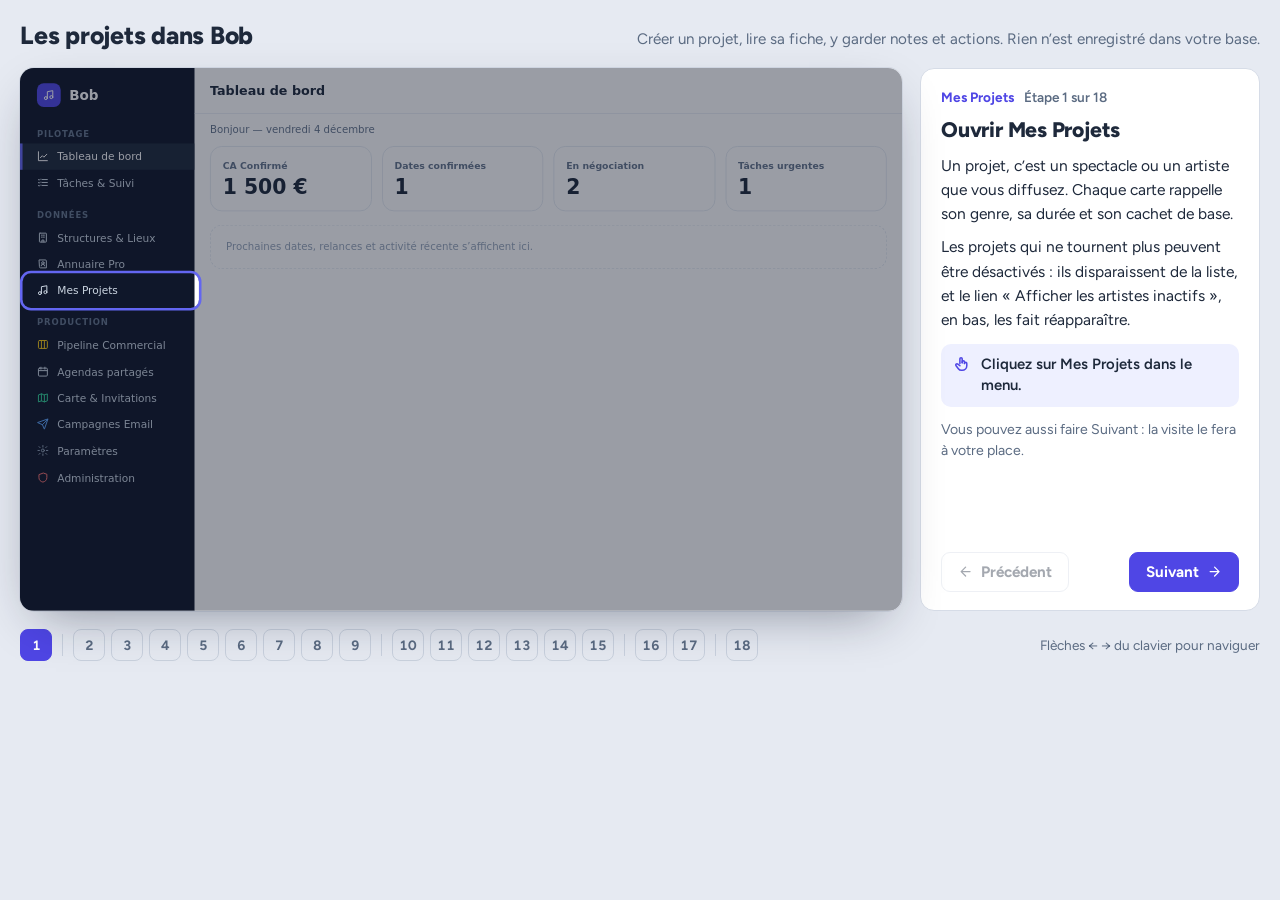
<file: aide/visite-projets.html>
<!DOCTYPE html>
<html lang="fr">
<head>
<meta charset="utf-8">
<meta name="viewport" content="width=device-width, initial-scale=1, viewport-fit=cover">
<title>Bob : les projets, pas à pas</title>
<link rel="preconnect" href="https://fonts.googleapis.com">
<link rel="preconnect" href="https://fonts.gstatic.com" crossorigin>
<link href="https://fonts.googleapis.com/css2?family=Figtree:wght@400;500;600;700;800&display=swap" rel="stylesheet">
<style>
:root {
  --page: #e6eaf2;
  --page-ink: #1e293b;
  --page-muted: #5b6b82;
  --panel: #ffffff;
  --panel-line: #d6dce7;
  --accent: #4f46e5;
  --accent-soft: #eef0ff;
  --accent-ink: #ffffff;
  --ring: #6366f1;
  --dim: rgba(15, 23, 42, 0.42);
  --rail-off: #c9d1de;

  /* Bob lui-même (réplique, toujours claire comme l'application) */
  --b-side: #0f172a; --b-side-hover: #1e293b; --b-side-text: #cbd5e1; --b-side-label: #64748b;
  --b-body: #f1f5f9; --b-white: #ffffff; --b-line: #e2e8f0; --b-ink: #1e293b; --b-muted: #64748b; --b-faint: #94a3b8;
  --b-indigo: #4f46e5; --b-indigo-50: #eef2ff; --b-indigo-200: #c7d2fe; --b-indigo-800: #3730a3;
  --b-orange: #f97316; --b-orange-50: #fff7ed; --b-orange-200: #fed7aa; --b-orange-700: #c2410c;
  --b-rose: #f43f5e; --b-green: #10b981; --b-green-50: #ecfdf5; --b-red: #ef4444; --b-kanban: #f4f7fa;

  color-scheme: light;
  box-sizing: border-box;
  padding-top: env(safe-area-inset-top, 0px);
  padding-bottom: env(safe-area-inset-bottom, 0px);
}
html { scroll-padding-top: env(safe-area-inset-top, 0px); }
@media (prefers-color-scheme: dark) {
  :root:not([data-theme="light"]) {
    --page: #111a2e; --page-ink: #e5e9f2; --page-muted: #96a3b9;
    --panel: #18233a; --panel-line: #2a3853; --accent: #818cf8; --accent-soft: #232d4d; --accent-ink: #0f172a;
    --rail-off: #33415c; color-scheme: dark;
  }
}
:root[data-theme="dark"] {
  --page: #111a2e; --page-ink: #e5e9f2; --page-muted: #96a3b9;
  --panel: #18233a; --panel-line: #2a3853; --accent: #818cf8; --accent-soft: #232d4d; --accent-ink: #0f172a;
  --rail-off: #33415c; color-scheme: dark;
}
*, *::before, *::after { box-sizing: inherit; }
body { margin: 0; background: var(--page); color: var(--page-ink); font-family: "Figtree", "Segoe UI", system-ui, sans-serif; -webkit-font-smoothing: antialiased; }
button { font: inherit; }
:focus-visible { outline: 2px solid var(--ring); outline-offset: 2px; }

.tour { max-width: 1440px; margin: 0 auto; padding: 20px 20px 28px; display: grid; gap: 18px; grid-template-columns: minmax(0, 1fr); }
.tour-head { display: flex; align-items: baseline; justify-content: space-between; gap: 16px; flex-wrap: wrap; }
.tour-head h1 { margin: 0; font-size: 1.55rem; font-weight: 800; letter-spacing: -0.01em; }
.tour-head p { margin: 0; color: var(--page-muted); font-size: 0.95rem; }
.stage { display: grid; gap: 18px; grid-template-columns: minmax(0, 1fr); align-items: start; }
@media (min-width: 1180px) { .stage { grid-template-columns: minmax(0, 1fr) 340px; } }

/* Cadre de la réplique */
.frame { width: 100%; border-radius: 14px; overflow: hidden; box-shadow: 0 18px 50px -18px rgba(15, 23, 42, 0.45), 0 0 0 1px var(--panel-line); background: var(--b-body); position: relative; }
.frame-scale { position: relative; }
.bob { position: absolute; top: 0; left: 0; width: 1040px; height: 640px; transform-origin: 0 0; display: flex; font-family: ui-sans-serif, system-ui, -apple-system, "Segoe UI", Roboto, sans-serif; color: var(--b-ink); font-size: 13px; overflow: hidden; background: var(--b-body); user-select: none; -webkit-user-select: none; }
.ico { width: 1em; height: 1em; flex-shrink: 0; fill: none; stroke: currentColor; stroke-width: 2; stroke-linecap: round; stroke-linejoin: round; vertical-align: -0.125em; }

/* Barre latérale de Bob */
.b-side { width: 206px; background: var(--b-side); color: var(--b-side-text); display: flex; flex-direction: column; flex-shrink: 0; }
.b-logo { padding: 18px 20px 10px; display: flex; align-items: center; gap: 10px; color: var(--b-white); font-weight: 800; font-size: 16px; }
.b-logo span { width: 28px; height: 28px; border-radius: 8px; background: var(--b-indigo); display: grid; place-items: center; font-size: 14px; }
.b-navh { padding: 16px 20px 6px; font-size: 10px; font-weight: 800; text-transform: uppercase; letter-spacing: 0.1em; color: var(--b-side-label); }
.b-nav { display: flex; align-items: center; gap: 10px; padding: 8px 20px 8px 17px; border-left: 3px solid transparent; cursor: pointer; font-size: 12.5px; }
.b-nav .ico { font-size: 14px; }
.b-nav:hover, .b-nav.on { background: var(--b-side-hover); color: var(--b-white); }
.b-nav.on { border-left-color: #6366f1; }
.b-badge { margin-left: auto; background: var(--b-orange); color: var(--b-white); border-radius: 99px; padding: 0 7px; font-size: 10px; font-weight: 700; }

.b-main { flex: 1; display: flex; flex-direction: column; min-width: 0; }
.b-top { height: 54px; background: var(--b-white); border-bottom: 1px solid var(--b-line); display: flex; align-items: center; justify-content: space-between; padding: 0 18px; flex-shrink: 0; }
.b-top h2 { margin: 0; font-size: 15px; font-weight: 700; }
.b-btn { border: 0; border-radius: 6px; padding: 7px 13px; font-size: 12px; font-weight: 700; cursor: pointer; display: inline-flex; align-items: center; gap: 6px; }
.b-btn.indigo { background: var(--b-indigo); color: var(--b-white); box-shadow: 0 1px 2px rgba(0,0,0,.12); }
.b-btn.ghost { background: transparent; color: var(--b-muted); }
.b-btn.line { background: var(--b-white); color: var(--b-ink); border: 1px solid #cbd5e1; flex: 1; justify-content: center; }
.b-btn.orange { background: var(--b-orange-50); color: var(--b-orange-700); border: 1px solid var(--b-orange-200); flex: 1; justify-content: center; }
.b-btn.rose { background: var(--b-rose); color: var(--b-white); }
.b-btn.grey { background: #6e7881; color: var(--b-white); }
.b-content { flex: 1; overflow: hidden; padding: 16px 18px; background: var(--b-white); position: relative; }

/* Tableau de bord */
.b-kpis { display: grid; grid-template-columns: repeat(3, 1fr); gap: 12px; }
.b-kpi { border: 1px solid var(--b-line); border-radius: 14px; padding: 14px; background: var(--b-white); }
.b-kpi small { color: var(--b-muted); font-size: 11px; font-weight: 700; }
.b-kpi b { display: block; font-size: 24px; margin-top: 4px; }
.b-dash-note { margin-top: 16px; border: 1px dashed var(--b-line); border-radius: 14px; padding: 18px; color: var(--b-faint); font-size: 12px; }

/* Pipeline */
.b-pipehead { display: flex; justify-content: space-between; align-items: center; margin-bottom: 12px; }
.b-pipehead h3 { margin: 0; font-size: 15px; display: flex; gap: 8px; align-items: center; }
.b-pipehead h3 .ico { color: var(--b-indigo); }
.b-fake-input { border: 1px solid var(--b-line); border-radius: 6px; padding: 6px 10px; color: var(--b-faint); font-size: 11.5px; display: inline-flex; gap: 6px; align-items: center; width: 150px; }
.b-board { display: grid; grid-template-columns: repeat(6, 1fr); gap: 8px; height: calc(100% - 42px); }
.b-col { border: 1px solid var(--b-line); border-radius: 12px; background: var(--b-kanban); display: flex; flex-direction: column; min-width: 0; transition: background-color .15s, border-color .15s; }
.b-col.over { background: var(--b-indigo-50); border-color: #818cf8; }
.b-colh { padding: 8px; font-size: 9.5px; font-weight: 700; text-transform: uppercase; letter-spacing: 0.06em; color: #334155; display: flex; align-items: center; justify-content: space-between; border-bottom: 1px solid var(--b-line); gap: 4px; }
.b-colh i { display: inline-block; width: 7px; height: 7px; border-radius: 99px; margin-right: 5px; }
.b-colh em { font-style: normal; background: var(--b-white); border: 1px solid var(--b-line); border-radius: 99px; padding: 0 6px; color: var(--b-muted); }
.b-cards { padding: 7px; display: flex; flex-direction: column; gap: 7px; }
.b-card { background: var(--b-white); border: 1px solid var(--b-line); border-radius: 8px; padding: 8px; box-shadow: 0 1px 2px rgba(0,0,0,.05); cursor: grab; touch-action: none; }
.b-card.won { border-color: #a7f3d0; }
.b-card.new { border-color: #a5b4fc; }
.b-card.lift { opacity: .35; }
.b-tag { display: inline-block; color: var(--b-white); font-size: 9px; font-weight: 700; border-radius: 4px; padding: 1px 5px; max-width: 100%; white-space: nowrap; overflow: hidden; text-overflow: ellipsis; }
.b-card .v { font-weight: 700; font-size: 11.5px; margin-top: 6px; white-space: nowrap; overflow: hidden; text-overflow: ellipsis; }
.b-card .c { color: var(--b-muted); font-size: 10.5px; margin-top: 2px; }
.b-card .f { font-size: 10.5px; font-weight: 700; margin-top: 5px; display: flex; flex-wrap: wrap; justify-content: space-between; align-items: center; gap: 2px 6px; }
.b-card .f > span:first-child { white-space: nowrap; }
.b-card .r { color: var(--b-orange-700); font-size: 10px; display: inline-flex; gap: 3px; align-items: center; }
.ghost-card { position: absolute; pointer-events: none; z-index: 95; width: 118px; transform: rotate(-2deg); box-shadow: 0 12px 24px -6px rgba(15,23,42,.35); cursor: grabbing; }

/* Fenêtre affaire */
.b-overlay { position: absolute; inset: 0; background: rgba(15,23,42,.5); display: flex; align-items: center; justify-content: center; z-index: 40; }
.b-modal { width: 590px; max-height: 590px; background: var(--b-white); border-radius: 12px; box-shadow: 0 24px 60px -12px rgba(0,0,0,.45); display: flex; flex-direction: column; overflow: hidden; }
.b-mh { padding: 14px 18px; border-bottom: 1px solid var(--b-line); display: flex; justify-content: space-between; align-items: center; background: #f8fafc; }
.b-mh h3 { margin: 0; font-size: 15px; }
.b-mb { padding: 14px 18px; overflow-y: auto; display: grid; grid-template-columns: 1fr 1fr; gap: 12px 14px; align-content: start; }
.b-mb .full { grid-column: 1 / -1; }
.b-mb .sep { border-top: 1px solid var(--b-line); padding-top: 10px; }
.b-lab { display: block; font-size: 10px; font-weight: 800; color: var(--b-muted); text-transform: uppercase; letter-spacing: .04em; margin-bottom: 4px; }
.b-lab b { color: var(--b-red); } .b-lab b.i { color: var(--b-indigo); }
.b-field { width: 100%; border: 1px solid #cbd5e1; border-radius: 6px; padding: 7px 9px; font-size: 12.5px; background: var(--b-white); color: var(--b-ink); font-family: inherit; min-height: 32px; }
.b-field.stage { background: var(--b-indigo-50); border-color: var(--b-indigo-200); color: var(--b-indigo-800); font-weight: 700; }
.b-field.empty { color: var(--b-faint); }
.b-venue { display: flex; align-items: center; gap: 9px; background: var(--b-indigo-50); border: 1px solid var(--b-indigo-200); border-radius: 8px; padding: 7px 10px; }
.b-venue .ico { color: var(--b-indigo); }
.b-venue b { display: block; color: var(--b-indigo-800); font-size: 12.5px; } .b-venue small { color: #6366f1; font-size: 11px; }
.b-browse { font-size: 9.5px; font-weight: 700; background: var(--b-indigo-50); color: var(--b-indigo-800); border-radius: 4px; padding: 3px 8px; display: inline-flex; gap: 4px; align-items: center; }
.b-rowlab { display: flex; justify-content: space-between; align-items: center; margin-bottom: 6px; }
.b-fin { background: #f8fafc; border: 1px solid var(--b-line); border-radius: 10px; padding: 12px; }
.b-fin h4, .b-ed h4 { margin: 0 0 10px; font-size: 12.5px; color: #334155; display: flex; gap: 7px; align-items: center; }
.b-g3 { display: grid; grid-template-columns: repeat(3, 1fr); gap: 8px; } .b-g2 { display: grid; grid-template-columns: repeat(2, 1fr); gap: 8px; }
.b-coreal { background: #eef2f6; border: 1px solid var(--b-line); border-radius: 6px; padding: 10px; margin-top: 10px; display: grid; gap: 8px; }
.b-sum { background: var(--b-white); border: 1px solid var(--b-line); border-radius: 6px; padding: 8px 10px; font-size: 11px; color: var(--b-muted); display: grid; gap: 3px; }
.b-sum div { display: flex; justify-content: space-between; }
.b-sum .tot { border-top: 1px solid var(--b-line); padding-top: 5px; font-weight: 700; color: #334155; font-size: 12px; }
.b-sum .tot span:last-child { color: var(--b-green); } .b-sum .pm { color: var(--b-orange); font-weight: 700; }
.b-use { justify-self: end; font-size: 10px; font-weight: 700; background: var(--b-indigo-200); color: var(--b-indigo-800); border: 0; border-radius: 4px; padding: 5px 10px; cursor: pointer; }
.b-ed { border-top: 1px solid var(--b-line); padding-top: 12px; }
.b-ed .row { display: flex; gap: 10px; }
.b-mf { padding: 11px 18px; border-top: 1px solid var(--b-line); background: #f8fafc; display: flex; justify-content: space-between; align-items: center; }
.b-del { color: var(--b-red); font-weight: 700; font-size: 12px; padding: 0 8px; background: none; border: 0; }

/* Boîtes de dialogue façon SweetAlert2 */
.b-swal-wrap { position: absolute; inset: 0; background: rgba(15,23,42,.4); display: flex; align-items: center; justify-content: center; z-index: 60; }
.b-swal { width: 380px; background: var(--b-white); border-radius: 8px; padding: 22px 22px 18px; text-align: center; box-shadow: 0 20px 50px -10px rgba(0,0,0,.4); }
.b-swal h3 { margin: 0 0 10px; font-size: 19px; color: #545454; font-weight: 600; }
.b-swal p { margin: 0 0 18px; color: #545454; font-size: 13.5px; }
.b-swal .acts { display: flex; justify-content: center; gap: 6px; flex-wrap: wrap; margin-top: 16px; }
.b-swal .acts .b-btn { padding: 9px 15px; font-size: 13px; border-radius: 5px; }
.b-swal .form { text-align: left; display: grid; gap: 10px; }
.b-swal .quick { display: flex; gap: 6px; } .b-swal .quick button { flex: 1; border: 0; background: #f1f5f9; color: #475569; font-size: 11px; font-weight: 700; border-radius: 7px; padding: 5px; cursor: pointer; }
.b-swal .quick button:hover { background: var(--b-indigo-50); color: var(--b-indigo-800); }
.b-swal .err { background: #f0f0f0; color: #545454; font-size: 12px; padding: 7px; border-radius: 4px; margin-top: 10px; }

.b-toast { position: absolute; bottom: 14px; right: 14px; z-index: 100; background: var(--b-white); border-radius: 8px; box-shadow: 0 10px 30px -8px rgba(15,23,42,.35); padding: 10px 14px; font-size: 12.5px; font-weight: 600; display: flex; gap: 8px; align-items: center; border-left: 4px solid var(--b-green); animation: toastIn .25s ease-out; }
.b-toast .ico { color: var(--b-green); }
@keyframes toastIn { from { transform: translateY(-8px); opacity: 0; } to { transform: none; opacity: 1; } }

/* Projecteur */
.spot { position: absolute; z-index: 90; pointer-events: none; border-radius: 10px; box-shadow: 0 0 0 3px var(--ring), 0 0 0 9999px var(--dim); transition: top .35s cubic-bezier(.3,.7,.2,1), left .35s cubic-bezier(.3,.7,.2,1), width .35s cubic-bezier(.3,.7,.2,1), height .35s cubic-bezier(.3,.7,.2,1), opacity .2s; }
.spot::after { content: ""; position: absolute; inset: -3px; border-radius: inherit; box-shadow: 0 0 0 0 rgba(99,102,241,.55); animation: pulse 1.8s ease-out infinite; }
@keyframes pulse { 0% { box-shadow: 0 0 0 0 rgba(99,102,241,.55); } 100% { box-shadow: 0 0 0 14px rgba(99,102,241,0); } }
.spot.off { opacity: 0; }
.flash { animation: flash .9s ease-out; }
@keyframes flash { 0% { background-color: #e0e7ff; } 100% { background-color: transparent; } }

/* Panneau de guidage */
.guide { background: var(--panel); border: 1px solid var(--panel-line); border-radius: 14px; padding: 20px 20px 18px; display: flex; flex-direction: column; gap: 12px; min-height: 100%; }
.g-count { color: var(--page-muted); font-size: 0.85rem; font-weight: 600; }
.g-title { margin: 0; font-size: 1.32rem; line-height: 1.2; font-weight: 800; letter-spacing: -0.01em; }
.g-body { display: grid; gap: 9px; font-size: 0.97rem; line-height: 1.55; color: var(--page-ink); }
.g-body p { margin: 0; }
.g-body strong { font-weight: 700; }
.g-do { display: flex; gap: 10px; align-items: flex-start; background: var(--accent-soft); border-radius: 10px; padding: 10px 12px; font-weight: 600; font-size: 0.93rem; line-height: 1.45; }
.g-do .ico { font-size: 1.15rem; color: var(--accent); margin-top: 1px; }
.g-do.done .ico { color: #10b981; }
.g-tip { font-size: 0.88rem; color: var(--page-muted); line-height: 1.5; margin: 0; }
.g-nav { margin-top: auto; display: flex; gap: 8px; justify-content: space-between; padding-top: 6px; }
.g-btn { border-radius: 9px; padding: 10px 16px; font-weight: 700; font-size: 0.95rem; cursor: pointer; display: inline-flex; align-items: center; gap: 8px; border: 1px solid var(--panel-line); background: transparent; color: var(--page-ink); }
.g-btn.primary { background: var(--accent); border-color: var(--accent); color: var(--accent-ink); }
.g-btn:disabled { opacity: .4; cursor: default; }
.g-recap { margin: 0; padding: 0; list-style: none; display: grid; gap: 4px; counter-reset: r; }
.g-recap button { all: unset; cursor: pointer; display: flex; gap: 10px; padding: 5px 6px; border-radius: 7px; font-size: 0.93rem; }
.g-recap button:hover, .g-recap button:focus-visible { background: var(--accent-soft); }
.g-recap span { color: var(--page-muted); font-variant-numeric: tabular-nums; min-width: 1.4em; }

.rail { display: flex; gap: 6px; align-items: center; flex-wrap: wrap; }
.rail button { all: unset; cursor: pointer; height: 30px; min-width: 30px; border-radius: 8px; display: grid; place-items: center; font-weight: 700; font-size: 0.85rem; color: var(--page-muted); background: transparent; border: 1px solid var(--rail-off); font-variant-numeric: tabular-nums; }
.rail button.seen { color: var(--page-ink); border-color: var(--page-muted); }
.rail button.cur { background: var(--accent); border-color: var(--accent); color: var(--accent-ink); }
.rail button:focus-visible { outline: 2px solid var(--ring); outline-offset: 2px; }
.rail-hint { color: var(--page-muted); font-size: 0.85rem; margin-left: auto; }
@media (max-width: 720px) { .rail-hint { display: none; } .tour { padding: 14px 12px 22px; } .tour-head h1 { font-size: 1.3rem; } }

@media (prefers-reduced-motion: reduce) {
  .spot, .spot::after, .b-toast, .flash { transition: none !important; animation: none !important; }
}

/* Mes Projets */
.b-btn.slate { background: #1e293b; color: var(--b-white); box-shadow: 0 1px 2px rgba(0,0,0,.12); }
.b-pgrid { display: grid; grid-template-columns: repeat(3, 1fr); gap: 16px; }
.b-pcard { border: 1px solid var(--b-line); border-radius: 14px; overflow: hidden; background: var(--b-white); cursor: pointer; box-shadow: 0 1px 2px rgba(0,0,0,.05); }
.b-pcard .hd { height: 92px; display: grid; place-items: center; color: rgba(255,255,255,.5); font-size: 38px; }
.b-pcard .bd { padding: 12px 14px; }
.b-pcard h4 { margin: 0 0 3px; font-size: 15px; }
.b-pcard .genre { font-size: 10px; font-weight: 700; text-transform: uppercase; letter-spacing: .05em; color: var(--b-muted); }
.b-pcard .ft { margin-top: 14px; padding-top: 10px; border-top: 1px solid #f1f5f9; display: flex; justify-content: space-between; align-items: center; font-size: 11.5px; }
.b-pcard .ft span:first-child { color: var(--b-faint); font-weight: 700; display: inline-flex; gap: 4px; align-items: center; }
.b-pcard .ft b { color: #334155; }
.b-pcard .ft small { color: var(--b-faint); font-size: 9.5px; }

/* Fiche projet */
.b-pmodal { width: 720px; max-height: 590px; background: var(--b-white); border-radius: 12px; box-shadow: 0 24px 60px -12px rgba(0,0,0,.45); display: flex; flex-direction: column; overflow: hidden; }
.b-pban { height: 84px; position: relative; flex-shrink: 0; }
.b-pban .grad { position: absolute; inset: 0; background: linear-gradient(to top, rgba(0,0,0,.55), transparent); display: flex; align-items: flex-end; padding: 0 22px 12px; color: var(--b-white); }
.b-pban small { display: block; font-size: 10px; font-weight: 700; text-transform: uppercase; letter-spacing: .06em; opacity: .8; margin-bottom: 2px; }
.b-pban h3 { margin: 0; font-size: 21px; }
.b-pban .close { position: absolute; top: 12px; right: 12px; width: 28px; height: 28px; border-radius: 99px; background: rgba(0,0,0,.2); color: rgba(255,255,255,.85); display: grid; place-items: center; }
.b-ptabs { display: flex; border-bottom: 1px solid var(--b-line); flex-shrink: 0; }
.b-ptab { padding: 9px 13px; font-size: 11px; font-weight: 700; color: var(--b-muted); border-bottom: 2px solid transparent; display: inline-flex; gap: 6px; align-items: center; cursor: pointer; }
.b-ptab.on { border-bottom-color: var(--b-indigo); color: #4338ca; background: var(--b-indigo-50); }
.b-ptab em { font-style: normal; background: #e2e8f0; color: #475569; font-size: 9.5px; padding: 0 5px; border-radius: 99px; }
.b-pbody { flex: 1; overflow-y: auto; background: #f8fafc; padding: 16px 18px; }
.b-stats { display: grid; grid-template-columns: repeat(3, 1fr); gap: 10px; }
.b-stat { background: var(--b-white); border: 1px solid var(--b-line); border-radius: 12px; padding: 11px 12px; }
.b-stat small { display: block; font-size: 10px; font-weight: 700; color: var(--b-muted); text-transform: uppercase; letter-spacing: .04em; }
.b-stat b { display: block; font-size: 19px; margin-top: 3px; }
.b-stat.green b { color: #059669; } .b-stat.orange b { color: #ea580c; } .b-stat.indigo b { color: #4f46e5; }
.b-box { margin-top: 12px; background: var(--b-white); border: 1px solid var(--b-line); border-radius: 12px; padding: 12px 14px; font-size: 12px; }
.b-box h5 { margin: 0 0 8px; font-size: 12px; color: #334155; }
.b-box .kv { display: grid; grid-template-columns: repeat(3, 1fr); gap: 6px 14px; color: var(--b-muted); }
.b-box .kv b { color: var(--b-ink); }
.b-afhead { display: flex; justify-content: space-between; align-items: center; margin-bottom: 12px; }
.b-afhead h4 { margin: 0; font-size: 13px; color: #334155; }
.b-afrow { background: var(--b-white); border: 1px solid var(--b-line); border-radius: 12px; padding: 11px 13px; display: flex; align-items: center; gap: 12px; margin-bottom: 8px; }
.b-afrow .sq { width: 30px; height: 30px; border-radius: 8px; display: grid; place-items: center; color: var(--b-white); font-size: 13px; flex-shrink: 0; }
.b-afrow .t { flex: 1; min-width: 0; } .b-afrow .t b { display: block; font-size: 12.5px; } .b-afrow .t small { color: var(--b-muted); font-size: 11px; }
.b-afrow .m { text-align: right; } .b-afrow .m b { color: #4f46e5; font-size: 12.5px; display: block; } .b-afrow .m small { color: var(--b-faint); font-size: 9.5px; }
.b-field.pre { background: #f8fafc; }

/* Tâches & Suivi */
.b-tboard { display: grid; grid-template-columns: repeat(4, 1fr); gap: 10px; height: 100%; }
.b-tcol { border-radius: 12px; padding: 10px; display: flex; flex-direction: column; gap: 8px; border: 1px solid; min-width: 0; }
.b-tcol.late { background: #fef2f2; border-color: #fee2e2; } .b-tcol.today { background: #fff7ed; border-color: #ffedd5; }
.b-tcol.next { background: #f8fafc; border-color: var(--b-line); } .b-tcol.hist { background: #f0fdf4; border-color: #dcfce7; }
.b-tcol h4 { margin: 0 0 4px; font-size: 12px; display: flex; justify-content: space-between; align-items: center; gap: 6px; }
.b-tcol.late h4 { color: #991b1b; } .b-tcol.today h4 { color: #9a3412; } .b-tcol.next h4 { color: #334155; } .b-tcol.hist h4 { color: #065f46; }
.b-tcol h4 span { display: inline-flex; gap: 6px; align-items: center; }
.b-tcol h4 em { font-style: normal; font-size: 10px; padding: 0 7px; border-radius: 99px; }
.b-tcol.late h4 em { background: #fecaca; } .b-tcol.today h4 em { background: #fed7aa; } .b-tcol.next h4 em { background: #e2e8f0; } .b-tcol.hist h4 em { background: #bbf7d0; }
.b-task { background: var(--b-white); border-radius: 8px; padding: 9px 10px; border: 1px solid var(--b-line); box-shadow: 0 1px 2px rgba(0,0,0,.05); display: flex; gap: 8px; }
.b-tcol.late .b-task { border-color: #fecaca; } .b-tcol.today .b-task { border-color: #fed7aa; } .b-tcol.hist .b-task { border-color: #bbf7d0; }
.b-task .ck { color: #cbd5e1; font-size: 15px; cursor: pointer; flex-shrink: 0; margin-top: 1px; background: none; border: 0; padding: 0; line-height: 1; }
.b-task .ck:hover { color: var(--b-green); }
.b-task .tx { flex: 1; min-width: 0; }
.b-task .tx b { display: block; font-size: 11.5px; line-height: 1.35; }
.b-task .tx .d { font-size: 10.5px; font-weight: 700; margin-top: 3px; }
.b-tcol.late .d { color: #dc2626; } .b-tcol.next .d { color: var(--b-muted); font-weight: 400; }
.b-task .tm { color: #ea580c; font-size: 10px; font-weight: 700; display: inline-flex; gap: 3px; align-items: center; margin-left: 4px; }
.b-task .ln { display: flex; justify-content: space-between; align-items: center; gap: 6px; margin-top: 6px; font-size: 10px; color: var(--b-muted); }
.b-task .ln span:first-child { display: inline-flex; gap: 4px; align-items: center; white-space: nowrap; }
.b-task .rel { color: #4f46e5; background: var(--b-indigo-50); padding: 1px 6px; border-radius: 4px; font-weight: 700; white-space: nowrap; overflow: hidden; text-overflow: ellipsis; max-width: 110px; }
.b-task.done .tx b { color: var(--b-muted); text-decoration: line-through; }
.b-task .cr { margin-top: 6px; background: #f8fafc; border: 1px solid #f1f5f9; border-radius: 4px; padding: 5px 6px; font-size: 10px; font-style: italic; color: #475569; }
.b-task.fresh { animation: flash 1s ease-out; }
.b-tmodal { width: 480px; background: var(--b-white); border-radius: 12px; box-shadow: 0 24px 60px -12px rgba(0,0,0,.45); overflow: hidden; }
.b-tmodal .b-mb { grid-template-columns: 1fr 1fr; }
.b-swal textarea.b-field { min-height: 70px; resize: none; }
.b-swal .lbl { display: block; text-align: center; font-size: 13px; color: #545454; margin: 6px 0 8px; }
.b-btn.green { background: #10b981; color: var(--b-white); }
.b-dash-hi { font-size: 12px; color: var(--b-muted); margin: -4px 0 12px; }
.b-kpis.four { grid-template-columns: repeat(4, 1fr); }

/* Formulaire projet */
.b-pmodal.tall { max-height: 610px; }
.b-pform { flex: 1; overflow-y: auto; padding: 16px 20px; display: grid; grid-template-columns: 1fr 1fr; gap: 12px 18px; align-content: start; }
.b-pform .full { grid-column: 1 / -1; }
.b-sec { grid-column: 1 / -1; border: 1px solid var(--b-line); border-radius: 10px; padding: 12px; background: #f8fafc; display: grid; grid-template-columns: 1fr 1fr; gap: 10px 14px; }
.b-sec h4 { grid-column: 1 / -1; margin: 0; font-size: 12.5px; color: #334155; display: flex; gap: 7px; align-items: center; }
.b-sec h4 .ico { color: var(--b-faint); }
.b-sec .full { grid-column: 1 / -1; }
.b-sec.g4 { grid-template-columns: repeat(4, 1fr); }
.b-field.area { min-height: 46px; line-height: 1.4; }
.b-checks { display: flex; gap: 18px; align-items: center; font-size: 12.5px; font-weight: 700; }
.b-checks span { display: inline-flex; gap: 6px; align-items: center; }
.b-cb { width: 14px; height: 14px; border-radius: 3px; border: 1px solid #94a3b8; display: inline-grid; place-items: center; color: var(--b-white); font-size: 10px; }
.b-cb.on { background: var(--b-green); border-color: var(--b-green); }
.b-cb.on.orange { background: #f97316; border-color: #f97316; }
.b-sub { display: grid; grid-template-columns: 2fr 1fr 1fr 1fr; gap: 6px; }
.b-subhead { display: flex; justify-content: space-between; align-items: center; grid-column: 1 / -1; }
.b-add { font-size: 10.5px; font-weight: 700; background: var(--b-indigo-50); color: var(--b-indigo-800); border: 0; border-radius: 5px; padding: 4px 10px; display: inline-flex; gap: 4px; align-items: center; cursor: pointer; }
.b-empty { grid-column: 1 / -1; text-align: center; color: var(--b-faint); font-size: 11.5px; border: 2px dashed var(--b-line); border-radius: 8px; padding: 10px; }
.b-icons { display: flex; gap: 6px; flex-wrap: wrap; }
.b-icons button { width: 34px; height: 34px; border-radius: 6px; border: 1px solid var(--b-line); background: var(--b-white); color: #475569; display: grid; place-items: center; font-size: 15px; cursor: pointer; }
.b-icons button.on { background: var(--b-indigo-50); border-color: #818cf8; color: var(--b-indigo); }
.b-swatches { display: flex; gap: 6px; flex-wrap: wrap; }
.b-swatches button { width: 30px; height: 30px; border-radius: 7px; border: 2px solid transparent; cursor: pointer; }
.b-swatches button.on { border-color: var(--b-ink); box-shadow: inset 0 0 0 2px var(--b-white); }
.b-pfoot { padding: 11px 20px; border-top: 1px solid var(--b-line); background: #f8fafc; display: flex; justify-content: space-between; align-items: center; flex-shrink: 0; }

/* Onglet Artiste */
.b-art { display: grid; gap: 10px; }
.b-art .card { background: var(--b-white); border: 1px solid var(--b-line); border-radius: 12px; padding: 12px 14px; }
.b-art h5 { margin: 0 0 8px; font-size: 12px; color: #334155; display: flex; justify-content: space-between; align-items: center; }
.b-art h5 a { color: var(--b-indigo); font-size: 11px; text-decoration: none; }
.b-art .kv4 { display: grid; grid-template-columns: repeat(4, 1fr); gap: 8px; font-size: 11.5px; }
.b-art .kv4 small, .b-art .kv3 small { display: block; color: var(--b-faint); font-size: 9.5px; font-weight: 700; text-transform: uppercase; letter-spacing: .04em; }
.b-art .kv3 { display: grid; grid-template-columns: repeat(3, 1fr); gap: 8px; font-size: 11.5px; }
.b-art p { margin: 0; font-size: 11.5px; color: #475569; line-height: 1.45; }
.b-links { display: grid; grid-template-columns: repeat(4, 1fr); gap: 6px; }
.b-links span { border-radius: 9px; padding: 7px 8px; font-size: 11px; font-weight: 700; display: flex; gap: 6px; align-items: center; }
.b-promo { display: grid; grid-template-columns: repeat(4, 1fr); gap: 6px; margin-top: 10px; }
.b-promo span { border: 1px solid var(--b-line); background: var(--b-white); border-radius: 9px; padding: 8px; font-size: 11px; font-weight: 700; display: flex; gap: 6px; align-items: center; }
.b-promo span.off { color: var(--b-faint); font-weight: 400; border-style: dashed; }

/* Structures et contacts */
.b-g2c { display: grid; grid-template-columns: 1fr 1fr; gap: 8px; }
.b-scard { background: var(--b-white); border: 1px solid var(--b-line); border-radius: 12px; padding: 11px 13px; }
.b-scard b { display: block; font-size: 12.5px; } .b-scard small { color: var(--b-muted); font-size: 11px; display: inline-flex; gap: 4px; align-items: center; }
.b-scard .tags { margin-top: 6px; display: flex; gap: 4px; }
.b-scard .tags span { font-size: 9.5px; background: #eff6ff; color: #2563eb; border-radius: 99px; padding: 1px 7px; font-weight: 700; }
.b-scard .role { color: var(--b-indigo); font-size: 10.5px; font-weight: 700; }
.b-scard .qa { display: flex; gap: 4px; margin-top: 8px; }
.b-scard .qa span { font-size: 9.5px; font-weight: 700; border-radius: 4px; padding: 2px 7px; background: #f1f5f9; color: #475569; }
.b-hint { font-size: 11px; color: var(--b-muted); background: var(--b-white); border: 1px dashed var(--b-line); border-radius: 8px; padding: 8px 10px; margin-bottom: 10px; }

/* Notes */
.b-nbar { padding: 12px 16px; border-bottom: 1px solid var(--b-line); background: var(--b-white); display: flex; gap: 8px; flex-shrink: 0; }
.b-nbar input { flex: 1; }
.b-btn.amber { background: #fffbeb; color: #b45309; border: 1px solid #fde68a; }
.b-btn.amber.on { background: #fef3c7; color: #92400e; border-color: #fcd34d; }
.b-aform { padding: 12px 16px; border-bottom: 1px solid #fde68a; background: #fffbeb80; display: grid; gap: 8px; flex-shrink: 0; }
.b-aform .row { display: flex; gap: 8px; }
.b-btn.amberfill { background: #f59e0b; color: var(--b-white); }
.b-nsec { font-size: 9.5px; font-weight: 800; color: var(--b-faint); text-transform: uppercase; margin: 2px 0 6px; }
.b-act { background: var(--b-white); border: 1px solid #fde68a; border-radius: 12px; padding: 9px 12px; display: flex; gap: 10px; align-items: center; font-size: 12px; margin-bottom: 6px; }
.b-act .when { font-size: 11px; font-weight: 700; color: var(--b-muted); white-space: nowrap; }
.b-act .gh { color: #cbd5e1; display: inline-flex; gap: 8px; }
.b-note { background: var(--b-white); border: 1px solid var(--b-line); border-radius: 12px; padding: 10px 12px; margin-bottom: 6px; }
.b-note p { margin: 0; font-size: 12px; color: #334155; }
.b-note small { display: inline-flex; gap: 4px; align-items: center; color: var(--b-faint); font-size: 10px; margin-top: 6px; }
.b-note.fresh, .b-act.fresh { animation: flash 1s ease-out; }
.b-pbody.notes { padding: 0; display: flex; flex-direction: column; }
.b-pbody.notes .list { flex: 1; overflow-y: auto; padding: 12px 16px; }
.b-pcard.newp { outline: 2px solid transparent; }
.b-inactive { text-align: center; margin-top: 14px; font-size: 11px; font-weight: 700; color: var(--b-faint); display: flex; justify-content: center; gap: 5px; align-items: center; }

.rail-sep { width: 1px; height: 22px; background: var(--rail-off); margin: 0 4px; }
.g-count { display: flex; gap: 10px; align-items: baseline; }
.g-partlab { color: var(--accent); font-weight: 700; }
.g-recap .g-part { color: var(--accent); font-weight: 700; font-size: 0.85rem; padding: 8px 6px 2px; }
.b-pcard.fresh { animation: flash 1s ease-out; }
</style>
</head>
<body>
<main class="tour">
  <header class="tour-head">
    <h1>Les projets dans Bob</h1>
    <p>Créer un projet, lire sa fiche, y garder notes et actions. Rien n’est enregistré dans votre base.</p>
  </header>

  <div class="stage">
    <div class="frame" id="frame">
      <div class="frame-scale" id="scaleBox">
        <div class="bob" id="bob" aria-label="Réplique de l’application Bob"></div>
      </div>
    </div>

    <aside class="guide" id="guide" aria-live="polite"></aside>
  </div>

  <nav class="rail" id="rail" aria-label="Étapes de la visite"></nav>
</main>

<script>
(function () {
  "use strict";

  /* ---------- Icônes ---------- */
  const P = {
    chart: '<path d="M3 3v18h18"/><path d="m7 15 4-4 3 3 6-6"/>',
    tasks: '<path d="M10 6h11M10 12h11M10 18h11"/><path d="m3 6 1.5 1.5L7 5M3 12l1.5 1.5L7 11M3 18l1.5 1.5L7 17"/>',
    building: '<rect x="5" y="3" width="14" height="18" rx="1"/><path d="M9 7h2M13 7h2M9 11h2M13 11h2M10 21v-4h4v4"/>',
    book: '<path d="M5 4h12a2 2 0 0 1 2 2v14H7a2 2 0 0 1-2-2z"/><circle cx="12" cy="10" r="2.5"/><path d="M8.5 16a3.5 3.5 0 0 1 7 0"/>',
    music: '<path d="M9 18V5l11-2v13"/><circle cx="6" cy="18" r="3"/><circle cx="17" cy="16" r="3"/>',
    columns: '<rect x="3" y="4" width="18" height="16" rx="2"/><path d="M9 4v16M15 4v16"/>',
    calendar: '<rect x="3" y="5" width="18" height="16" rx="2"/><path d="M3 10h18M8 3v4M16 3v4"/>',
    calday: '<rect x="3" y="5" width="18" height="16" rx="2"/><path d="M3 10h18M8 3v4M16 3v4"/><rect x="7" y="13" width="4" height="4" rx=".5"/>',
    map: '<path d="M9 4 3 6v14l6-2 6 2 6-2V4l-6 2z"/><path d="M9 4v14M15 6v14"/>',
    send: '<path d="M22 2 11 13"/><path d="m22 2-7 20-4-9-9-4z"/>',
    cog: '<circle cx="12" cy="12" r="3"/><path d="M12 2v3M12 19v3M4.2 4.2l2.1 2.1M17.7 17.7l2.1 2.1M2 12h3M19 12h3M4.2 19.8l2.1-2.1M17.7 6.3l2.1-2.1"/>',
    shield: '<path d="M12 3 4 6v6c0 5 3.5 8 8 9 4.5-1 8-4 8-9V6z"/>',
    plus: '<path d="M12 5v14M5 12h14"/>',
    search: '<circle cx="11" cy="11" r="7"/><path d="m20 20-3.5-3.5"/>',
    x: '<path d="M18 6 6 18M6 6l12 12"/>',
    bell: '<path d="M6 8a6 6 0 0 1 12 0c0 7 3 9 3 9H3s3-2 3-9"/><path d="M10.3 21a1.9 1.9 0 0 0 3.4 0"/>',
    file: '<path d="M14 3H6a1 1 0 0 0-1 1v16a1 1 0 0 0 1 1h12a1 1 0 0 0 1-1V8z"/><path d="M14 3v5h5M9 13h6M9 17h6"/>',
    route: '<circle cx="6" cy="19" r="2"/><circle cx="18" cy="5" r="2"/><path d="M8 19h8.5a3.5 3.5 0 0 0 0-7h-9a3.5 3.5 0 0 1 0-7H16"/>',
    check: '<path d="m5 12 5 5L20 7"/>',
    checkc: '<circle cx="12" cy="12" r="9"/><path d="m8 12 3 3 5-6"/>',
    circle: '<circle cx="12" cy="12" r="9"/>',
    list: '<path d="M8 6h13M8 12h13M8 18h13M3 6h.01M3 12h.01M3 18h.01"/>',
    pointer: '<path d="M9 11V5a1.5 1.5 0 0 1 3 0v5"/><path d="M12 10V9a1.5 1.5 0 0 1 3 0v2"/><path d="M15 11a1.5 1.5 0 0 1 3 0v3a6 6 0 0 1-6 6h-1a5 5 0 0 1-4-2l-3-4a1.5 1.5 0 0 1 2.3-2L9 14"/>',
    move: '<path d="M5 9l-3 3 3 3M9 5l3-3 3 3M15 19l-3 3-3-3M19 9l3 3-3 3M2 12h20M12 2v20"/>',
    left: '<path d="M19 12H5M12 19l-7-7 7-7"/>',
    right: '<path d="M5 12h14M12 5l7 7-7 7"/>',
    clock: '<circle cx="12" cy="12" r="9"/><path d="M12 7v5l3 2"/>',
    pdf: '<path d="M14 3H6a1 1 0 0 0-1 1v16a1 1 0 0 0 1 1h12a1 1 0 0 0 1-1V8z"/><path d="M14 3v5h5"/><path d="M8.5 16v-3h1.2a1 1 0 0 1 0 2H8.5M13 13v3h.8a1.5 1.5 0 0 0 0-3zM17 13h-1.5v3M15.5 14.5H17"/>',
    euro: '<path d="M18 7a6 6 0 1 0 0 10"/><path d="M4 10h9M4 14h9"/>',
    star: '<path d="m12 3 2.7 5.6 6.1.9-4.4 4.3 1 6.1L12 17l-5.4 2.9 1-6.1-4.4-4.3 6.1-.9z"/>',
    bars: '<path d="M4 20V10M10 20V4M16 20v-7M22 20H2"/>',
    note: '<path d="M4 4h16v11l-5 5H4z"/><path d="M15 20v-5h5"/>',
    warn: '<path d="M12 3 2 20h20z"/><path d="M12 10v4M12 17h.01"/>',
    dcheck: '<path d="m2 12 5 5L18 6"/><path d="m11 16 1 1L23 6"/>',
    hour: '<path d="M6 3h12M6 21h12M7 3c0 5 10 5 10 9s-10 4-10 9M17 3c0 5-10 5-10 9"/>',
    phone: '<path d="M5 4h4l2 5-2.5 1.5a11 11 0 0 0 5 5L15 13l5 2v4a2 2 0 0 1-2 2A16 16 0 0 1 3 6a2 2 0 0 1 2-2"/>',
    mail: '<rect x="3" y="5" width="18" height="14" rx="2"/><path d="m3 7 9 6 9-6"/>',
    pin: '<path d="M12 17v5M8 3h8l-1 6 3 3v2H6v-2l3-3z"/>'
  };
  const I = (n) => '<svg class="ico" viewBox="0 0 24 24" aria-hidden="true">' + P[n] + '</svg>';
  const esc = (s) => String(s).replace(/[&<>"]/g, (c) => ({ "&": "&amp;", "<": "&lt;", ">": "&gt;", '"': "&quot;" }[c]));

  P.guitar = '<path d="m11 13-7 7M14 4l6 6M9 9a3 3 0 0 1 4-1l3 3a3 3 0 0 1-1 4l-4 4a3 3 0 0 1-4 1l-2-2a3 3 0 0 1 1-4z"/><circle cx="10" cy="14" r="1.5"/>';
  P.masks = '<path d="M3 5c3-1 6-1 9 0v6a4.5 4.5 0 0 1-9 0z"/><path d="M12 8c3-1 6-1 9 0v6a4.5 4.5 0 0 1-8.5 2"/><path d="M6 9h.01M9 9h.01M15 12h.01M18 12h.01"/>';
  P.mic = '<rect x="9" y="3" width="6" height="11" rx="3"/><path d="M5 11a7 7 0 0 0 14 0M12 18v3"/>';
  P.drum = '<ellipse cx="12" cy="9" rx="8" ry="3"/><path d="M4 9v7c0 1.7 3.6 3 8 3s8-1.3 8-3V9M8 3l3 5M16 3l-3 5"/>';
  P.disc = '<circle cx="12" cy="12" r="9"/><circle cx="12" cy="12" r="2.5"/>';
  P.bolt = '<path d="M13 2 4 14h7l-1 8 9-12h-7z"/>';
  P.barcode = '<path d="M4 5v14M7 5v14M10 5v14M14 5v14M17 5v14M20 5v14"/>';
  P.layers = '<path d="m12 3 9 5-9 5-9-5z"/><path d="m3 13 9 5 9-5"/>';
  P.link = '<path d="M10 14a4 4 0 0 0 5.7 0l3-3a4 4 0 0 0-5.7-5.7l-1 1"/><path d="M14 10a4 4 0 0 0-5.7 0l-3 3a4 4 0 0 0 5.7 5.7l1-1"/>';
  P.share = '<circle cx="18" cy="5" r="3"/><circle cx="6" cy="12" r="3"/><circle cx="18" cy="19" r="3"/><path d="m8.6 13.5 6.8 4M15.4 6.5l-6.8 4"/>';
  P.hand = '<path d="M7 11V7a2 2 0 0 1 4 0v4M11 10V5a2 2 0 0 1 4 0v5M15 10V7a2 2 0 0 1 4 0v7a7 7 0 0 1-7 7h-1a6 6 0 0 1-5-3l-2-4a2 2 0 0 1 3-2l2 2"/>';
  P.video = '<rect x="3" y="6" width="13" height="12" rx="2"/><path d="m16 10 5-3v10l-5-3"/>';
  P.press = '<path d="M4 4h13v16H6a2 2 0 0 1-2-2z"/><path d="M17 8h3v10a2 2 0 0 1-2 2M8 8h5M8 12h5M8 16h3"/>';
  P.tech = '<circle cx="12" cy="12" r="3"/><path d="M12 3v3M12 18v3M3 12h3M18 12h3"/>';
  P.globe = '<circle cx="12" cy="12" r="9"/><path d="M3 12h18M12 3a14 14 0 0 1 0 18M12 3a14 14 0 0 0 0 18"/>';
  P.insta = '<rect x="3" y="3" width="18" height="18" rx="5"/><circle cx="12" cy="12" r="4"/><path d="M17.5 6.5h.01"/>';
  P.marker = '<path d="M12 21s-7-6.5-7-12a7 7 0 0 1 14 0c0 5.5-7 12-7 12"/><circle cx="12" cy="9" r="2.5"/>';
  P.lock = '<rect x="5" y="11" width="14" height="10" rx="2"/><path d="M8 11V7a4 4 0 0 1 8 0v4"/>';
  P.eye = '<path d="M2 12s4-7 10-7 10 7 10 7-4 7-10 7S2 12 2 12"/><circle cx="12" cy="12" r="3"/>';
  P.trash = '<path d="M4 7h16M10 11v6M14 11v6M6 7l1 13h10l1-13M9 7V4h6v3"/>';
  P.pen = '<path d="M4 20h4L19 9l-4-4L4 16z"/>';

  /* ---------- Données ---------- */
  const ICONS = ["music", "guitar", "masks", "mic", "drum", "disc", "star", "bolt"];
  const COLORS = ["#7c3aed", "#db2777", "#0284c7", "#059669", "#ea580c", "#ca8a04", "#dc2626", "#475569"];
  const NP = {
    name: "La Traversée", genre: "Théâtre", duration: "1h10", code: "ART-014", admin: "PROJ-2027-01", anaLib: "Tournée 2027", ana: "ANA-14",
    fee: 2800, feeType: "HT", sale: 3200, places: 15, team: 4, expenses: "Repas et hébergement pour 4 à la charge de l’organisateur",
    sub: { name: "Version rue", admin: "PROJ-2027-02", fee: 1900, place: 0 },
    links: { video: "https://vimeo.com/…", press: "https://drive.google.com/…", tech: "https://drive.google.com/…", site: "https://linktr.ee/latraversee", insta: "https://instagram.com/latraversee" },
    year: "2025", label: "Autoproduit", bio: "Deux passeurs, une barque et toutes les histoires qu’on se raconte pour traverser.", members: "Lucie Arnaud — Jeu / Malik Benali — Jeu / Sam Roux — Régie",
    minFee: 2200, contracts: "Cession, Co-réalisation", route: "0,40 €/km + 2 nuits si plus de 200 km", internal: "Priorité aux scènes conventionnées pour 2027."
  };
  const OISEAUX = { name: "Les Oiseaux de passage", color: "#db2777", genre: "Théâtre jeune public", duration: "55 min", fee: "2 200 €" };
  const OTHERS = [
    { name: "Duo Ressac", color: "#0284c7", icon: "music", genre: "Musique", duration: "1 h 15", fee: "1 500 €" },
    { name: "Compagnie du Fil", color: "#059669", icon: "masks", genre: "Marionnettes", duration: "45 min", fee: "1 900 €" }
  ];

  const today = new Date();
  const plusDays = (d) => { const x = new Date(today); x.setDate(x.getDate() + d); return x; };
  const iso = (d) => d.getFullYear() + "-" + String(d.getMonth() + 1).padStart(2, "0") + "-" + String(d.getDate()).padStart(2, "0");
  const fr = (isoStr) => { const [y, m, d] = isoStr.split("-"); return d + "/" + m + "/" + y; };
  const money = (v) => new Intl.NumberFormat("fr-FR", { style: "currency", currency: "EUR", maximumFractionDigits: 0 }).format(v || 0).replace(/\u202f/g, "\u00a0");
  const stamp = () => today.toLocaleDateString("fr-FR") + " " + today.toLocaleTimeString("fr-FR", { hour: "2-digit", minute: "2-digit" });

  const look = { icon: "masks", color: "#7c3aed" };
  const notesInit = () => [{ text: "La MJC des Tilleuls veut une représentation scolaire en plus.", date: "28/10/2026 10:12", user: "Pierre" }];
  let notes = notesInit();
  let actions = [];

  /* ---------- État ---------- */
  let S = {};
  const base = () => ({ tab: "dashboard", edit: false, filled: {}, sub: false, sec: "identite", saved: false, proj: false, projTab: "artiste", actionForm: false, phase: 0, toast: null, fresh: null });
  const ALL = { identite: true, finance: true, materiel: true, artiste: true };
  const created = { saved: true, tab: "projects" };

  const STEPS = [
    { part: "Mes Projets", title: "Ouvrir Mes Projets",
      body: "<p>Un projet, c’est un spectacle ou un artiste que vous diffusez. Chaque carte rappelle son genre, sa durée et son cachet de base.</p><p>Les projets qui ne tournent plus peuvent être désactivés : ils disparaissent de la liste, et le lien « Afficher les artistes inactifs », en bas, les fait réapparaître.</p>",
      doText: "Cliquez sur Mes Projets dans le menu.",
      setup: () => ({}), target: () => '[data-act="nav-projects"]', act: { "nav-projects": () => advance() } },
    { part: "Créer un projet", title: "Nouveau projet",
      body: "<p>Le bouton <strong>Projet</strong>, en haut à droite, ouvre la fiche d’un nouveau projet en mode édition.</p>",
      doText: "Cliquez sur Projet.",
      setup: () => ({ tab: "projects" }), target: () => '[data-act="new-proj"]', act: { "new-proj": () => advance() } },
    { part: "Créer un projet", title: "L’identité du projet",
      body: "<p>Seul le <strong>nom</strong> est obligatoire. Le genre et la durée s’affichent sur la carte du projet.</p><p><strong>Artiste actif</strong> : décochez-le quand le projet ne tourne plus. <strong>Visible par moi uniquement</strong> : le projet devient privé, vos collègues ne le voient pas.</p>",
      doText: "Cliquez dans la zone entourée pour remplir l’exemple.",
      setup: () => ({ tab: "projects", edit: true, sec: "identite" }), target: () => '[data-zone="identite"]',
      act: { "fill-identite": () => fillThen("identite") } },
    { part: "Créer un projet", title: "Codes et finances",
      body: "<p><strong>Codes & Analytique</strong> sert à la comptabilité : code artiste, code admin, libellé et code analytique. Tout est facultatif.</p><p>Le <strong>cachet de base</strong> (HT, TTC ou Net) est repris automatiquement dans chaque nouvelle affaire créée depuis le projet. Notez aussi le prix de vente, le prix des places, l’équipe sur la route et les conditions d’accueil.</p>",
      doText: "Cliquez dans la zone entourée pour remplir l’exemple.",
      setup: () => ({ tab: "projects", edit: true, sec: "finance", filled: { identite: true } }), target: () => '[data-zone="finance"]',
      act: { "fill-finance": () => fillThen("finance") } },
    { part: "Créer un projet", title: "Les sous-projets",
      body: "<p>Quand un spectacle existe en plusieurs versions (salle, rue, séances scolaires…), ajoutez un <strong>sous-projet</strong> pour chacune, avec son code admin, son cachet et son prix de place.</p>",
      doText: "Cliquez sur Ajouter.",
      setup: () => ({ tab: "projects", edit: true, sec: "sub", filled: { identite: true, finance: true } }), target: () => '[data-act="add-sub"]',
      act: { "add-sub": () => { S.sub = true; render(); flash('[data-zone="sub"]'); setTimeout(advance, 700); } } },
    { part: "Créer un projet", title: "Matériel et réseaux",
      body: "<p>Collez ici les liens vers la vidéo, le dossier de presse, la fiche technique, le site et les réseaux sociaux.</p><p>Ils deviendront des boutons dans l’onglet Artiste : vous les retrouvez en un clic pendant un appel ou pour écrire un mail.</p>",
      doText: "Cliquez dans la zone entourée pour remplir l’exemple.",
      setup: () => ({ tab: "projects", edit: true, sec: "materiel", sub: true, filled: { identite: true, finance: true } }), target: () => '[data-zone="materiel"]',
      act: { "fill-materiel": () => fillThen("materiel") } },
    { part: "Créer un projet", title: "Fiche artiste et booking",
      body: "<p>La <strong>fiche artiste</strong> réunit l’année de création, le label, la biographie et la composition.</p><p>Les <strong>conditions de booking</strong> servent de repère en négociation : cachet minimum, types de contrat acceptés, frais de route. La <strong>note interne</strong> reste dans Bob, pour l’équipe.</p>",
      doText: "Cliquez dans la zone entourée pour remplir l’exemple.",
      setup: () => ({ tab: "projects", edit: true, sec: "artiste", sub: true, filled: { identite: true, finance: true, materiel: true } }), target: () => '[data-zone="artiste"]',
      act: { "fill-artiste": () => fillThen("artiste") } },
    { part: "Créer un projet", title: "Icône et couleur",
      body: "<p>La <strong>couleur</strong> identifie le projet partout : bandeau de la fiche, étiquettes du pipeline, agenda partagé. Choisissez-en une bien distincte de vos autres projets.</p>",
      doText: "Choisissez une icône et une couleur, puis faites Suivant.",
      free: true,
      setup: () => ({ tab: "projects", edit: true, sec: "look", sub: true, filled: ALL }), target: () => '[data-zone="look"]', act: {} },
    { part: "Créer un projet", title: "Enregistrer",
      body: "<p>Le projet rejoint la liste de Mes Projets. Pour le modifier plus tard, ouvrez sa fiche : le lien <strong>Modifier</strong> de l’onglet Artiste rouvre ce formulaire.</p>",
      doText: "Cliquez sur Enregistrer.",
      setup: () => ({ tab: "projects", edit: true, sec: "look", sub: true, filled: ALL }), target: () => '[data-act="save-proj"]',
      act: { "save-proj": () => { S.edit = false; S.saved = true; S.fresh = "card"; toast("Projet enregistré"); setTimeout(advance, 500); } } },
    { part: "La fiche du projet", title: "Ouvrir une fiche bien remplie",
      body: "<p>Votre nouveau projet n’a pas encore d’affaire, ses onglets seraient vides. Pour les découvrir, ouvrons plutôt <strong>Les Oiseaux de passage</strong>, qui a déjà deux affaires.</p>",
      doText: "Cliquez sur la carte Les Oiseaux de passage.",
      setup: () => Object.assign({}, created), target: () => '[data-act="open-oiseaux"]', act: { "open-oiseaux": () => advance() } },
    { part: "La fiche du projet", title: "L’onglet Artiste",
      body: "<p>C’est la carte d’identité du projet : genre, année, durée, biographie, composition et conditions de booking.</p><p>Les liens deviennent des boutons. Le lien <strong>Modifier</strong>, en haut, rouvre le formulaire d’édition.</p>",
      doText: "Cliquez sur l’onglet Résumé.",
      setup: () => Object.assign({ proj: true, projTab: "artiste" }, created), target: () => '[data-act="ptab-resume"]', act: { "ptab-resume": () => advance() } },
    { part: "La fiche du projet", title: "L’onglet Résumé",
      body: "<p>Le bilan commercial du projet : chiffre d’affaires confirmé, dates confirmées, en cours et annulées, taux de confirmation et prochaine date.</p><p>Dessous, la logistique et le matériel promo disponible.</p>",
      doText: "Cliquez sur l’onglet Affaires.",
      setup: () => Object.assign({ proj: true, projTab: "resume" }, created), target: () => '[data-act="ptab-affaires"]', act: { "ptab-affaires": () => advance() } },
    { part: "La fiche du projet", title: "L’onglet Affaires",
      body: "<p>Toutes les affaires du projet, de la plus récente à la plus ancienne. La pastille indique le stade : verte pour confirmé, orange pour une option, violette en négociation, rose pour une affaire annulée.</p><p><strong>Nouvelle affaire</strong> crée une affaire déjà rattachée au projet, avec son cachet de base.</p>",
      doText: "Cliquez sur l’onglet Structures.",
      setup: () => Object.assign({ proj: true, projTab: "affaires" }, created), target: () => '[data-act="ptab-structures"]', act: { "ptab-structures": () => advance() } },
    { part: "La fiche du projet", title: "Structures et contacts liés",
      body: "<p>Rien à saisir ici : Bob remplit ces onglets tout seul à partir des <strong>lieux des affaires</strong>. Chaque lieu où le projet a une affaire apparaît dans Structures, et ses contacts dans Contacts.</p><p>Un clic sur une structure ouvre sa fiche dans l’annuaire.</p>",
      doText: "Cliquez sur l’onglet Contacts.",
      setup: () => Object.assign({ proj: true, projTab: "structures" }, created), target: () => '[data-act="ptab-contacts"]', act: { "ptab-contacts": () => advance() } },
    { part: "La fiche du projet", title: "Agir depuis un contact",
      body: "<p>Sur chaque contact, trois raccourcis : <strong>CRM</strong> ouvre la fiche de sa structure, <strong>Tâche</strong> crée une tâche liée à ce contact, <strong>Affaire</strong> lance une affaire dans son lieu.</p>",
      doText: "Cliquez sur l’onglet Notes.",
      setup: () => Object.assign({ proj: true, projTab: "contacts" }, created), target: () => '[data-act="ptab-notes"]', act: { "ptab-notes": () => advance() } },
    { part: "Les notes", title: "Ajouter une note",
      body: "<p>Les notes gardent la mémoire du projet : un échange, une info glanée, une décision. Chacune est datée et signée automatiquement.</p>",
      doText: "Écrivez une note puis Ajouter (ou Entrée). Avec le champ vide, la visite en écrit une pour vous.",
      setup: () => Object.assign({ proj: true, projTab: "notes" }, created), target: () => '[data-zone="nbar"]',
      act: { "add-note": () => addNote() } },
    { part: "Les notes", title: "Planifier une action",
      body: "<p>Pour quelque chose à faire, et pas seulement à retenir, utilisez <strong>Planifier une action</strong> : texte, type, date et heure.</p><p>L’action s’affiche en haut de l’onglet Notes et devient une vraie tâche, visible dans Tâches & Suivi et dans l’agenda.</p>",
      doText: () => S.phase === 0 ? "Cliquez sur Planifier une action." : "Complétez si vous voulez, puis Enregistrer.",
      setup: () => Object.assign({ proj: true, projTab: "notes" }, created),
      target: () => S.phase === 0 ? '[data-act="toggle-action"]' : '[data-zone="aform"]',
      act: {
        "toggle-action": () => { S.actionForm = true; S.phase = 1; render(); const t = document.getElementById("a-text"); if (t) t.focus(); },
        "save-action": () => saveAction()
      },
      next: () => { if (S.phase === 0) return STEPS[step].act["toggle-action"](); saveAction(); } },
    { part: "Récapitulatif", title: "C’est fait", final: true, body: "",
      setup: () => Object.assign({ proj: true, projTab: "notes" }, created), target: () => null, act: {} }
  ];

  function fillThen(sec) { S.filled = Object.assign({}, S.filled, { [sec]: true }); renderKeepScroll(); flash('[data-zone="' + sec + '"]'); setTimeout(advance, 700); }
  function addNote() {
    const inp = document.getElementById("n-text");
    const txt = (inp && inp.value.trim()) || "Retour très positif du Théâtre de Monistrol, ils veulent voir le spectacle en mars.";
    notes.push({ text: txt, date: stamp(), user: "Vous" });
    S.fresh = "note"; render(); setTimeout(advance, 900);
  }
  function saveAction() {
    const t = document.getElementById("a-text"), ty = document.getElementById("a-type"), d = document.getElementById("a-date"), h = document.getElementById("a-time");
    const a = { text: (t && t.value.trim()) || "Rappeler le Théâtre de Monistrol pour fixer une date", type: (ty && ty.value) || "call", date: (d && d.value) || iso(plusDays(3)), time: h ? h.value : "10:30" };
    actions = [a]; S.actionForm = false; S.fresh = "action"; toast("Action planifiée"); setTimeout(advance, 700);
  }

  let step = 0;
  const seen = new Set([0]);
  const bob = document.getElementById("bob");

  /* ---------- Barre latérale ---------- */
  function nav(icon, label, key, color) {
    const act = key ? ' data-act="nav-' + key + '"' : "";
    return '<div class="b-nav' + (S.tab === key ? " on" : "") + '"' + act + '><span style="color:' + (color || "inherit") + '">' + I(icon) + "</span> " + label + "</div>";
  }
  function sidebar() {
    return '<div class="b-side"><div class="b-logo"><span>' + I("music") + "</span> Bob</div>" +
      '<div class="b-navh">Pilotage</div>' + nav("chart", "Tableau de bord", "dashboard") + nav("tasks", "Tâches & Suivi") +
      '<div class="b-navh">Données</div>' + nav("building", "Structures & Lieux") + nav("book", "Annuaire Pro") + nav("music", "Mes Projets", "projects") +
      '<div class="b-navh">Production</div>' + nav("columns", "Pipeline Commercial", null, "#facc15") + nav("calendar", "Agendas partagés") +
      nav("map", "Carte & Invitations", null, "#34d399") + nav("send", "Campagnes Email", null, "#60a5fa") + nav("cog", "Paramètres", null, "#94a3b8") + nav("shield", "Administration", null, "#f87171") + "</div>";
  }

  /* ---------- Vues ---------- */
  function dashHTML() {
    return '<p class="b-dash-hi">Bonjour — ' + today.toLocaleDateString("fr-FR", { weekday: "long", day: "numeric", month: "long" }) + "</p>" +
      '<div class="b-kpis four"><div class="b-kpi"><small>CA Confirmé</small><b>' + money(1500) + '</b></div><div class="b-kpi"><small>Dates confirmées</small><b>1</b></div>' +
      '<div class="b-kpi"><small>En négociation</small><b>2</b></div><div class="b-kpi"><small>Tâches urgentes</small><b>1</b></div></div>' +
      '<div class="b-dash-note">Prochaines dates, relances et activité récente s’affichent ici.</div>';
  }
  function pcard(p, icon, act, extra) {
    return '<div class="b-pcard' + (extra || "") + '"' + (act ? ' data-act="' + act + '"' : "") + '><div class="hd" style="background:' + p.color + '">' + I(icon) + "</div>" +
      '<div class="bd"><h4>' + esc(p.name) + '</h4><div class="genre">' + esc(p.genre) + "</div>" +
      '<div class="ft"><span>' + I("clock") + " " + esc(p.duration) + "</span><b>" + I("euro") + " " + p.fee + " <small>HT</small></b></div></div></div>";
  }
  function projectsHTML() {
    let cards = pcard(OISEAUX, "music", "open-oiseaux") + OTHERS.map((o) => pcard(o, o.icon)).join("");
    if (S.saved) cards += pcard({ name: NP.name, color: look.color, genre: NP.genre, duration: NP.duration, fee: money(NP.fee) }, look.icon, null, S.fresh === "card" ? " fresh newp" : " newp");
    return '<div class="b-pgrid">' + cards + "</div>" + '<div class="b-inactive">' + I("eye") + " Afficher les artistes inactifs</div>";
  }

  /* ---------- Formulaire projet ---------- */
  function fld(label, val, ph, on, cls) {
    return '<div class="' + (cls || "") + '"><span class="b-lab">' + label + '</span><div class="b-field' + (on ? "" : " empty") + '">' + (on ? esc(val) : ph) + "</div></div>";
  }
  function editHTML() {
    const f = S.filled, id = f.identite, fi = f.finance, ma = f.materiel, ar = f.artiste;
    const sec = (key, inner) => '<div class="b-sec" data-zone="' + key + '" data-act="fill-' + key + '" id="sec-' + key + '">' + inner + "</div>";
    let h = '<div class="b-overlay"><div class="b-pmodal tall"><div class="b-pban" style="background:' + look.color + '"><div class="grad"><div><small>' + I(look.icon) + " Édition du projet</small><h3>" + (id ? NP.name : "Nouveau Projet") + '</h3></div></div><span class="close">' + I("x") + "</span></div>" +
      '<div class="b-pform" id="pform">';
    h += sec("identite", '<h4>' + I("star") + " Identité</h4>" +
      fld('Nom de l’artiste / spectacle <b>*</b>', NP.name, "Nom du projet", id, "full") + fld("Genre musical / Type", NP.genre, "Ex: Rock, Théâtre...", id) + fld("Durée du spectacle", NP.duration, "Ex: 1h30", id) +
      '<div class="full b-checks"><span><i class="b-cb on">' + I("check") + '</i> Artiste actif</span><span><i class="b-cb"></i> <span style="color:#fb923c">' + I("lock") + "</span> Visible par moi uniquement</span></div>");
    h += sec("finance", '<h4>' + I("barcode") + " Codes & Analytique</h4>" +
      fld("Code artiste", NP.code, "Ex: ART-001", fi) + fld("Code admin du projet", NP.admin, "Ex: PROJ-2024-01", fi) + fld("Libellé analytique", NP.anaLib, "Ex: Tournée nationale", fi) + fld("Code analytique", NP.ana, "Ex: ANA-42", fi) +
      '<h4 style="margin-top:6px">' + I("euro") + " Finance & Logistique</h4>" +
      '<div><span class="b-lab">Cachet de base (€)</span><div style="display:flex;gap:6px"><div class="b-field' + (fi ? "" : " empty") + '" style="flex:1">' + (fi ? NP.fee : "0") + '</div><div class="b-field" style="width:62px">HT</div></div></div>' +
      fld("Prix de vente (€)", NP.sale, "Ex: 2500", fi) + fld("Prix des places (€)", NP.places, "Ex: 18", fi) + fld("Taille de l’équipe (Sur la route)", NP.team, "1", fi) +
      fld("Défraiements / Conditions d’accueil", NP.expenses, "Ex: VHR à la charge de l’organisateur (4 single + Catering)", fi, "full"));
    h += '<div class="b-sec" data-zone="sub" id="sec-sub"><div class="b-subhead"><h4>' + I("layers") + ' Sous-projets / Spectacles</h4><button class="b-add" data-act="add-sub">' + I("plus") + " Ajouter</button></div>" +
      (S.sub ? '<div class="full b-sub"><div class="b-field">' + NP.sub.name + '</div><div class="b-field">' + NP.sub.admin + '</div><div class="b-field">' + NP.sub.fee + '</div><div class="b-field">' + NP.sub.place + "</div></div>"
             : '<div class="b-empty">Aucun sous-projet — cliquez sur Ajouter</div>') + "</div>";
    h += sec("materiel", '<h4>' + I("link") + " Matériel (Liens URL)</h4>" +
      fld("Vidéo", NP.links.video, "https://...", ma) + fld("Dossier de presse", NP.links.press, "https://...", ma) + fld("Fiche technique", NP.links.tech, "https://...", ma) + fld("Site / Linktree", NP.links.site, "https://linktr.ee/...", ma) +
      '<h4 style="margin-top:6px"><span style="color:#f472b6">' + I("share") + "</span> Réseaux sociaux</h4>" +
      fld("Instagram", NP.links.insta, "https://instagram.com/...", ma) + fld("Spotify", "", "https://open.spotify.com/...", false));
    h += sec("artiste", '<h4><span style="color:#facc15">' + I("star") + "</span> Fiche artiste</h4>" +
      fld("Année de création", NP.year, "Ex: 2022", ar) + fld("Label / Distribution", NP.label, "Ex: Autoproduit, Sony...", ar) +
      fld("Biographie artistique", NP.bio, "Description du projet artistique, histoire, style...", ar, "full") + fld("Composition (membres)", NP.members, "Ex: Marie Dupont — Chant / Jean Martin — Guitare...", ar, "full") +
      '<h4 style="margin-top:6px"><span style="color:#34d399">' + I("hand") + "</span> Conditions de booking</h4>" +
      fld("Cachet minimum (€)", NP.minFee, "0", ar) + fld("Types de contrat acceptés", NP.contracts, "Ex: Cession, Co-réalisation...", ar) + fld("Frais de route / hébergement", NP.route, "Ex: 0,40€/km + 2 nuits hotel si > 200km", ar, "full") +
      fld("Note interne", NP.internal, "Notes internes sur les conditions, contacts, stratégie...", ar, "full"));
    h += '<div class="b-sec" data-zone="look" id="sec-look"><div><span class="b-lab">Icône du projet</span><div class="b-icons">' +
      ICONS.map((ic) => '<button data-icon="' + ic + '" class="' + (look.icon === ic ? "on" : "") + '" aria-label="Icône ' + ic + '">' + I(ic) + "</button>").join("") + "</div></div>" +
      '<div><span class="b-lab">Couleur (Planning)</span><div class="b-swatches">' +
      COLORS.map((c) => '<button data-color="' + c + '" class="' + (look.color === c ? "on" : "") + '" style="background:' + c + '" aria-label="Couleur ' + c + '"></button>').join("") + "</div></div></div>";
    h += "</div>" + '<div class="b-pfoot"><div></div><div style="display:flex;gap:6px"><button class="b-btn ghost">Annuler</button><button class="b-btn indigo" data-act="save-proj">Enregistrer</button></div></div></div></div>';
    return h;
  }

  /* ---------- Fiche projet (consultation) ---------- */
  function projHTML() {
    const p = OISEAUX;
    const tabs = [["artiste", "star", "Artiste"], ["resume", "bars", "Résumé"], ["affaires", "calendar", "Affaires", 2], ["structures", "building", "Structures", 2], ["contacts", "book", "Contacts", 3], ["notes", "note", "Notes", notes.length]];
    let body = "", cls = "b-pbody";
    const t = S.projTab;
    if (t === "artiste") {
      body = '<div class="b-art"><div class="card"><h5>Fiche Artiste <a href="#" onclick="return false">Modifier</a></h5><div class="kv4"><div><small>Genre</small>Théâtre jeune public</div><div><small>Création</small>2023</div><div><small>Label / Distribution</small>Autoproduit</div><div><small>Durée spectacle</small>55 min</div></div></div>' +
        '<div class="card"><h5>Biographie</h5><p>Une fable sans paroles sur les oiseaux migrateurs, pour les enfants dès 4 ans. Ombres, papier découpé et musique jouée en direct.</p></div>' +
        '<div class="card"><h5>Conditions de booking</h5><div class="kv3"><div><small>Cachet catalogue</small>2 200 € HT</div><div><small>Cachet minimum</small>1 800 €</div><div><small>Types de contrat</small>Cession</div><div><small>Frais de route</small>0,40 €/km</div><div><small>Équipe</small>3 personne(s)</div></div></div>' +
        '<div class="card"><h5>Liens & Réseaux</h5><div class="b-links"><span style="background:#fef2f2;color:#b91c1c">' + I("video") + ' Vidéo</span><span style="background:#eef2ff;color:#4338ca">' + I("press") + ' Dossier de presse</span><span style="background:#1e293b;color:#fff">' + I("tech") + ' Fiche technique</span><span style="background:#fdf2f8;color:#be185d">' + I("insta") + " Instagram</span></div></div></div>";
    } else if (t === "resume") {
      body = '<div class="b-stats"><div class="b-stat green"><small>CA Confirmé</small><b>' + money(2200) + '</b></div><div class="b-stat"><small>Confirmées</small><b>1</b></div>' +
        '<div class="b-stat orange"><small>En cours</small><b>1</b></div><div class="b-stat"><small>Annulées</small><b>0</b></div>' +
        '<div class="b-stat indigo"><small>Taux conf.</small><b>50%</b></div><div class="b-stat"><small>Prochaine date</small><b style="font-size:13px">Salle des fêtes<br><span style="font-weight:400;color:var(--b-muted)">2026-12-12</span></b></div></div>' +
        '<div class="b-box"><h5>Logistique & Vente</h5><div class="kv"><span>Cachet : <b>2 200 € HT</b></span><span>Prix vente : <b>2 500 €</b></span><span>Prix places : <b>8 €</b></span><span>Durée : <b>55 min</b></span><span>Équipe : <b>3 pers.</b></span></div>' +
        '<h5 style="margin-top:10px">Matériel Promo</h5><div class="b-promo" style="margin-top:0"><span>' + I("video") + ' Vidéo</span><span>' + I("press") + ' Dossier de Presse</span><span>' + I("tech") + ' Fiche Technique</span><span class="off">' + I("globe") + " Aucun site</span></div></div>";
    } else if (t === "affaires") {
      body = '<div class="b-afhead"><h4>2 affaire(s)</h4><button class="b-btn indigo">' + I("plus") + " Nouvelle affaire</button></div>" +
        '<div class="b-afrow"><div class="sq" style="background:#fb923c">' + I("hour") + '</div><div class="t"><b>MJC des Tilleuls</b><small>Craponne-sur-Arzon · 2027-01-22</small></div><div class="m"><b>' + money(2400) + "</b><small>HT</small></div></div>" +
        '<div class="b-afrow"><div class="sq" style="background:#10b981">' + I("check") + '</div><div class="t"><b>Salle des fêtes</b><small>Bas-en-Basset · 2026-12-12</small></div><div class="m"><b>' + money(2200) + "</b><small>HT</small></div></div>";
    } else if (t === "structures") {
      body = '<div class="b-afhead"><h4>2 structure(s) liée(s)</h4></div><div class="b-g2c">' +
        '<div class="b-scard"><b>MJC des Tilleuls</b><small>' + I("marker") + ' Craponne-sur-Arzon</small><div class="tags"><span>MJC</span><span>Jeune public</span></div></div>' +
        '<div class="b-scard"><b>Salle des fêtes</b><small>' + I("marker") + ' Bas-en-Basset</small><div class="tags"><span>Mairie</span></div></div></div>';
    } else if (t === "contacts") {
      const qa = '<div class="qa"><span>CRM</span><span>Tâche</span><span>Affaire</span></div>';
      body = '<div class="b-afhead"><h4>3 contact(s) lié(s)</h4></div><div class="b-g2c">' +
        '<div class="b-scard"><b>Claire Vidal</b><div class="role">Programmatrice</div><small>MJC des Tilleuls</small>' + qa + "</div>" +
        '<div class="b-scard"><b>Thomas Brun</b><div class="role">Régisseur</div><small>MJC des Tilleuls</small>' + qa + "</div>" +
        '<div class="b-scard"><b>Nadia Faure</b><div class="role">Adjointe à la culture</div><small>Salle des fêtes</small>' + qa + "</div></div>";
    } else {
      cls += " notes";
      body = '<div class="b-nbar" data-zone="nbar"><input id="n-text" class="b-field" placeholder="Ajouter une note... (Entrée pour valider)" autocomplete="off"><button class="b-btn indigo" data-act="add-note">' + I("plus") + ' Ajouter</button>' +
        '<button class="b-btn amber' + (S.actionForm ? " on" : "") + '" data-act="toggle-action">' + I("calendar") + " Planifier une action</button></div>";
      if (S.actionForm) {
        body += '<div class="b-aform" data-zone="aform"><input id="a-text" class="b-field" placeholder="Ex: Relancer le programmateur pour le devis..." value="Rappeler le Théâtre de Monistrol pour fixer une date">' +
          '<div class="row"><select id="a-type" class="b-field" style="flex:1"><option value="call">📞 Appel</option><option value="email">✉️ Email / Relance</option><option value="meeting">🤝 Rendez-vous</option><option value="admin">📝 Administratif</option><option value="other">📌 Autre</option></select>' +
          '<input id="a-date" type="date" class="b-field" style="width:140px" value="' + iso(plusDays(3)) + '"><input id="a-time" type="time" class="b-field" style="width:96px" value="10:30">' +
          '<button class="b-btn amberfill" data-act="save-action">' + I("check") + " Enregistrer</button></div></div>";
      }
      let list = "";
      if (actions.length) {
        const ic = { call: "phone", email: "mail", meeting: "book", admin: "file", other: "pin" };
        list += '<div class="b-nsec">Actions à venir</div>' + actions.map((a) => '<div class="b-act' + (S.fresh === "action" ? " fresh" : "") + '"><span style="color:#cbd5e1">' + I("circle") + "</span><span style=\"color:#3b82f6\">" + I(ic[a.type] || "pin") + '</span><span style="flex:1">' + esc(a.text) + '</span><span class="when">' + fr(a.date) + (a.time ? " · " + a.time : "") + '</span><span class="gh">' + I("pen") + I("trash") + "</span></div>").join("") + '<div class="b-nsec" style="margin-top:12px">Notes</div>';
      }
      list += notes.slice().reverse().map((n, i) => '<div class="b-note' + (i === 0 && S.fresh === "note" ? " fresh" : "") + '"><p>' + esc(n.text) + "</p><small>" + I("clock") + n.date + " · " + esc(n.user) + "</small></div>").join("");
      body += '<div class="list">' + list + "</div>";
    }
    return '<div class="b-overlay"><div class="b-pmodal"><div class="b-pban" style="background:' + p.color + '"><div class="grad"><div><small>' + I("music") + " " + p.genre + "</small><h3>" + esc(p.name) + '</h3></div></div><span class="close">' + I("x") + "</span></div>" +
      '<div class="b-ptabs">' + tabs.map(([k, ic, l, n]) => '<span class="b-ptab' + (t === k ? " on" : "") + '" data-act="ptab-' + k + '">' + I(ic) + " " + l + (n !== undefined ? "<em>" + n + "</em>" : "") + "</span>").join("") + "</div>" +
      '<div class="' + cls + '">' + body + "</div></div></div>";
  }

  function render() {
    const view = S.tab === "projects" ? projectsHTML() : dashHTML();
    const top = S.tab === "projects" ? '<button class="b-btn slate" data-act="new-proj">' + I("plus") + " Projet</button>" : "<span></span>";
    bob.innerHTML = sidebar() +
      '<div class="b-main"><div class="b-top"><h2>' + (S.tab === "projects" ? "Mes Projets" : "Tableau de bord") + "</h2>" + top + "</div>" +
      '<div class="b-content"' + (S.tab === "projects" ? ' style="background:var(--b-body)"' : "") + ">" + view + "</div></div>" +
      (S.edit ? editHTML() : "") + (S.proj ? projHTML() : "") +
      (S.toast ? '<div class="b-toast">' + I("check") + " " + S.toast + "</div>" : "") +
      '<div class="spot off" id="spot"></div>';
    const pf = document.getElementById("pform");
    if (pf) {
      const target = document.getElementById("sec-" + S.sec);
      if (target && !S.keepScroll) { const d = (target.getBoundingClientRect().top - pf.getBoundingClientRect().top) / (scale || 1); pf.scrollTop = pf.scrollTop + d - 12; }
      pf.addEventListener("scroll", placeSpot, { passive: true });
    }
    const n = document.getElementById("n-text");
    if (n) n.addEventListener("keydown", (e) => { if (e.key === "Enter" && STEPS[step].act["add-note"]) { e.preventDefault(); addNote(); } });
    requestAnimationFrame(placeSpot);
    renderGuide();
  }
  function renderKeepScroll() { const pf = document.getElementById("pform"); const top = pf ? pf.scrollTop : 0; S.keepScroll = true; render(); S.keepScroll = false; const nf = document.getElementById("pform"); if (nf) nf.scrollTop = top; placeSpot(); }

  /* ---------- Projecteur, notification ---------- */
  function placeSpot() {
    const spot = document.getElementById("spot");
    if (!spot) return;
    const sel = STEPS[step].target && STEPS[step].target();
    const el = sel ? bob.querySelector(sel) : null;
    if (!el) { spot.classList.add("off"); return; }
    const b = bob.getBoundingClientRect(), r = el.getBoundingClientRect(), s = scale || 1, pad = 5;
    const x = Math.max(3, (r.left - b.left) / s - pad), y = Math.max(3, (r.top - b.top) / s - pad);
    const x2 = Math.min(1037, (r.right - b.left) / s + pad), y2 = Math.min(637, (r.bottom - b.top) / s + pad);
    spot.style.left = x + "px"; spot.style.top = y + "px";
    spot.style.width = Math.max(0, x2 - x) + "px"; spot.style.height = Math.max(0, y2 - y) + "px";
    spot.classList.remove("off");
  }
  function flash(sel) { const el = bob.querySelector(sel); if (el) { el.classList.remove("flash"); void el.offsetWidth; el.classList.add("flash"); } }
  let toastTimer = null;
  function toast(msg) { S.toast = msg; render(); clearTimeout(toastTimer); toastTimer = setTimeout(() => { S.toast = null; const t = bob.querySelector(".b-toast"); if (t) t.remove(); }, 2200); }

  /* ---------- Panneau de guidage ---------- */
  const guide = document.getElementById("guide"), rail = document.getElementById("rail");
  function renderGuide() {
    const st = STEPS[step];
    let h = '<div class="g-count"><span class="g-partlab">' + st.part + "</span><span>Étape " + (step + 1) + " sur " + STEPS.length + "</span></div>" + '<h2 class="g-title">' + st.title + "</h2>";
    if (st.final) {
      let lp = "";
      h += '<div class="g-body"><p>Vous savez créer un projet, lire sa fiche et y garder notes et actions. Pour revoir une étape :</p></div><ol class="g-recap">' +
        STEPS.slice(0, -1).map((s, i) => { const head = s.part !== lp ? '<li class="g-part">' + s.part + "</li>" : ""; lp = s.part; return head + '<li><button data-go="' + i + '"><span>' + (i + 1) + "</span>" + s.title + "</button></li>"; }).join("") + "</ol>" +
        '<p class="g-tip">Pour créer et suivre les affaires d’un projet, voyez la visite « Gérer une affaire dans Bob ».</p>';
    } else {
      const doText = typeof st.doText === "function" ? st.doText() : st.doText;
      h += '<div class="g-body">' + st.body + "</div>" + '<div class="g-do">' + I("pointer") + "<span>" + doText + "</span></div>" +
        (st.free ? "" : '<p class="g-tip">Vous pouvez aussi faire Suivant : la visite le fera à votre place.</p>');
    }
    h += '<div class="g-nav"><button class="g-btn" data-nav="prev"' + (step === 0 ? " disabled" : "") + ">" + I("left") + " Précédent</button>" +
      (st.final ? '<button class="g-btn primary" data-go="0">Recommencer</button>' : '<button class="g-btn primary" data-nav="next">Suivant ' + I("right") + "</button>") + "</div>";
    guide.innerHTML = h;
    let lp = "";
    rail.innerHTML = STEPS.map((s, i) => { const gap = s.part !== lp && i > 0 ? '<span class="rail-sep" aria-hidden="true"></span>' : ""; lp = s.part;
      return gap + '<button data-go="' + i + '" class="' + (i === step ? "cur" : seen.has(i) ? "seen" : "") + '" aria-label="Étape ' + (i + 1) + " : " + s.title + '"' + (i === step ? ' aria-current="step"' : "") + ' title="' + s.part + " : " + s.title + '">' + (i + 1) + "</button>"; }).join("") +
      '<span class="rail-hint">Flèches ← → du clavier pour naviguer</span>';
  }

  /* ---------- Navigation ---------- */
  function go(i) {
    step = Math.max(0, Math.min(STEPS.length - 1, i));
    seen.add(step);
    if (step < 15) notes = notesInit();
    if (step < 16) actions = [];
    const prev = S;
    S = Object.assign(base(), { toast: prev.toast, fresh: null }, STEPS[step].setup(prev));
    render();
  }
  function advance() { go(step + 1); }
  function next() {
    const st = STEPS[step];
    if (st.free || st.final) return advance();
    if (st.next) return st.next();
    const k = Object.keys(st.act)[0];
    if (k) st.act[k](); else advance();
  }
  guide.addEventListener("click", (e) => {
    const b = e.target.closest("button"); if (!b) return;
    if (b.dataset.nav === "prev") go(step - 1); else if (b.dataset.nav === "next") next(); else if (b.dataset.go !== undefined) go(Number(b.dataset.go));
  });
  rail.addEventListener("click", (e) => { const b = e.target.closest("[data-go]"); if (b) go(Number(b.dataset.go)); });
  document.addEventListener("keydown", (e) => {
    if (e.target.closest && e.target.closest("input, select, textarea")) return;
    if (e.key === "ArrowRight") next(); else if (e.key === "ArrowLeft") go(step - 1);
  });

  bob.addEventListener("click", (e) => {
    const ic = e.target.closest("[data-icon]"); if (ic) { look.icon = ic.dataset.icon; renderKeepScroll(); return; }
    const co = e.target.closest("[data-color]"); if (co) { look.color = co.dataset.color; renderKeepScroll(); return; }
    if (e.target.closest("input, select")) return;
    const a = e.target.closest("[data-act]"); if (!a) return;
    const st = STEPS[step];
    if (st.act[a.dataset.act]) st.act[a.dataset.act]();
  });

  /* ---------- Mise à l’échelle ---------- */
  let scale = 1;
  const frame = document.getElementById("frame"), box = document.getElementById("scaleBox");
  function fit() { scale = Math.min(1.15, frame.clientWidth / 1040); bob.style.transform = "scale(" + scale + ")"; box.style.height = 640 * scale + "px"; placeSpot(); }
  new ResizeObserver(fit).observe(frame);
  window.addEventListener("resize", fit);

  go(0);
  fit();
})();

</script>
</body>
</html>
</file>
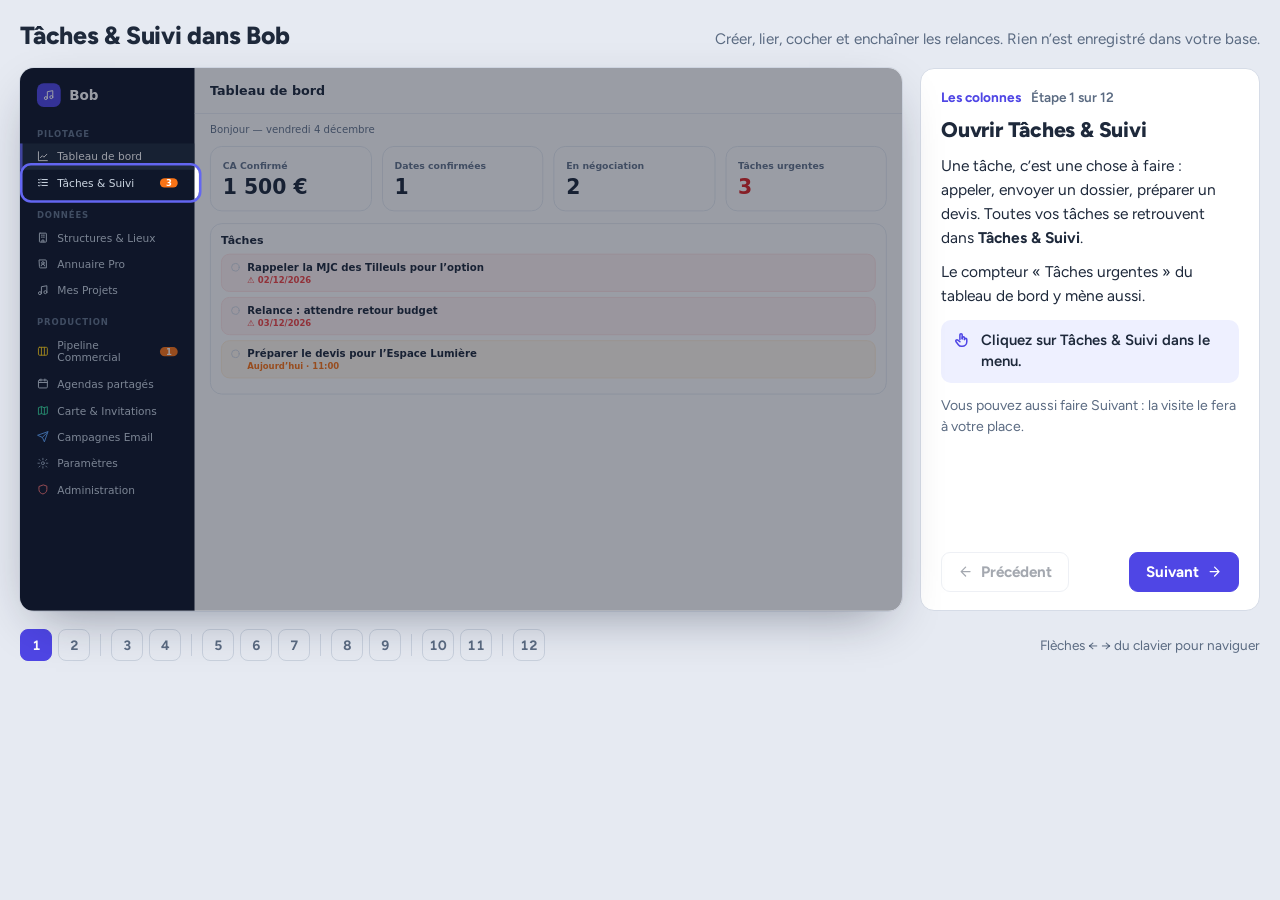
<file: aide/visite-taches.html>
<!DOCTYPE html>
<html lang="fr">
<head>
<meta charset="utf-8">
<meta name="viewport" content="width=device-width, initial-scale=1, viewport-fit=cover">
<title>Bob : Tâches & Suivi, pas à pas</title>
<link rel="preconnect" href="https://fonts.googleapis.com">
<link rel="preconnect" href="https://fonts.gstatic.com" crossorigin>
<link href="https://fonts.googleapis.com/css2?family=Figtree:wght@400;500;600;700;800&display=swap" rel="stylesheet">
<style>
:root {
  --page: #e6eaf2;
  --page-ink: #1e293b;
  --page-muted: #5b6b82;
  --panel: #ffffff;
  --panel-line: #d6dce7;
  --accent: #4f46e5;
  --accent-soft: #eef0ff;
  --accent-ink: #ffffff;
  --ring: #6366f1;
  --dim: rgba(15, 23, 42, 0.42);
  --rail-off: #c9d1de;

  /* Bob lui-même (réplique, toujours claire comme l'application) */
  --b-side: #0f172a; --b-side-hover: #1e293b; --b-side-text: #cbd5e1; --b-side-label: #64748b;
  --b-body: #f1f5f9; --b-white: #ffffff; --b-line: #e2e8f0; --b-ink: #1e293b; --b-muted: #64748b; --b-faint: #94a3b8;
  --b-indigo: #4f46e5; --b-indigo-50: #eef2ff; --b-indigo-200: #c7d2fe; --b-indigo-800: #3730a3;
  --b-orange: #f97316; --b-orange-50: #fff7ed; --b-orange-200: #fed7aa; --b-orange-700: #c2410c;
  --b-rose: #f43f5e; --b-green: #10b981; --b-green-50: #ecfdf5; --b-red: #ef4444; --b-kanban: #f4f7fa;

  color-scheme: light;
  box-sizing: border-box;
  padding-top: env(safe-area-inset-top, 0px);
  padding-bottom: env(safe-area-inset-bottom, 0px);
}
html { scroll-padding-top: env(safe-area-inset-top, 0px); }
@media (prefers-color-scheme: dark) {
  :root:not([data-theme="light"]) {
    --page: #111a2e; --page-ink: #e5e9f2; --page-muted: #96a3b9;
    --panel: #18233a; --panel-line: #2a3853; --accent: #818cf8; --accent-soft: #232d4d; --accent-ink: #0f172a;
    --rail-off: #33415c; color-scheme: dark;
  }
}
:root[data-theme="dark"] {
  --page: #111a2e; --page-ink: #e5e9f2; --page-muted: #96a3b9;
  --panel: #18233a; --panel-line: #2a3853; --accent: #818cf8; --accent-soft: #232d4d; --accent-ink: #0f172a;
  --rail-off: #33415c; color-scheme: dark;
}
*, *::before, *::after { box-sizing: inherit; }
body { margin: 0; background: var(--page); color: var(--page-ink); font-family: "Figtree", "Segoe UI", system-ui, sans-serif; -webkit-font-smoothing: antialiased; }
button { font: inherit; }
:focus-visible { outline: 2px solid var(--ring); outline-offset: 2px; }

.tour { max-width: 1440px; margin: 0 auto; padding: 20px 20px 28px; display: grid; gap: 18px; grid-template-columns: minmax(0, 1fr); }
.tour-head { display: flex; align-items: baseline; justify-content: space-between; gap: 16px; flex-wrap: wrap; }
.tour-head h1 { margin: 0; font-size: 1.55rem; font-weight: 800; letter-spacing: -0.01em; }
.tour-head p { margin: 0; color: var(--page-muted); font-size: 0.95rem; }
.stage { display: grid; gap: 18px; grid-template-columns: minmax(0, 1fr); align-items: start; }
@media (min-width: 1180px) { .stage { grid-template-columns: minmax(0, 1fr) 340px; } }

/* Cadre de la réplique */
.frame { width: 100%; border-radius: 14px; overflow: hidden; box-shadow: 0 18px 50px -18px rgba(15, 23, 42, 0.45), 0 0 0 1px var(--panel-line); background: var(--b-body); position: relative; }
.frame-scale { position: relative; }
.bob { position: absolute; top: 0; left: 0; width: 1040px; height: 640px; transform-origin: 0 0; display: flex; font-family: ui-sans-serif, system-ui, -apple-system, "Segoe UI", Roboto, sans-serif; color: var(--b-ink); font-size: 13px; overflow: hidden; background: var(--b-body); user-select: none; -webkit-user-select: none; }
.ico { width: 1em; height: 1em; flex-shrink: 0; fill: none; stroke: currentColor; stroke-width: 2; stroke-linecap: round; stroke-linejoin: round; vertical-align: -0.125em; }

/* Barre latérale de Bob */
.b-side { width: 206px; background: var(--b-side); color: var(--b-side-text); display: flex; flex-direction: column; flex-shrink: 0; }
.b-logo { padding: 18px 20px 10px; display: flex; align-items: center; gap: 10px; color: var(--b-white); font-weight: 800; font-size: 16px; }
.b-logo span { width: 28px; height: 28px; border-radius: 8px; background: var(--b-indigo); display: grid; place-items: center; font-size: 14px; }
.b-navh { padding: 16px 20px 6px; font-size: 10px; font-weight: 800; text-transform: uppercase; letter-spacing: 0.1em; color: var(--b-side-label); }
.b-nav { display: flex; align-items: center; gap: 10px; padding: 8px 20px 8px 17px; border-left: 3px solid transparent; cursor: pointer; font-size: 12.5px; }
.b-nav .ico { font-size: 14px; }
.b-nav:hover, .b-nav.on { background: var(--b-side-hover); color: var(--b-white); }
.b-nav.on { border-left-color: #6366f1; }
.b-badge { margin-left: auto; background: var(--b-orange); color: var(--b-white); border-radius: 99px; padding: 0 7px; font-size: 10px; font-weight: 700; }

.b-main { flex: 1; display: flex; flex-direction: column; min-width: 0; }
.b-top { height: 54px; background: var(--b-white); border-bottom: 1px solid var(--b-line); display: flex; align-items: center; justify-content: space-between; padding: 0 18px; flex-shrink: 0; }
.b-top h2 { margin: 0; font-size: 15px; font-weight: 700; }
.b-btn { border: 0; border-radius: 6px; padding: 7px 13px; font-size: 12px; font-weight: 700; cursor: pointer; display: inline-flex; align-items: center; gap: 6px; }
.b-btn.indigo { background: var(--b-indigo); color: var(--b-white); box-shadow: 0 1px 2px rgba(0,0,0,.12); }
.b-btn.ghost { background: transparent; color: var(--b-muted); }
.b-btn.line { background: var(--b-white); color: var(--b-ink); border: 1px solid #cbd5e1; flex: 1; justify-content: center; }
.b-btn.orange { background: var(--b-orange-50); color: var(--b-orange-700); border: 1px solid var(--b-orange-200); flex: 1; justify-content: center; }
.b-btn.rose { background: var(--b-rose); color: var(--b-white); }
.b-btn.grey { background: #6e7881; color: var(--b-white); }
.b-content { flex: 1; overflow: hidden; padding: 16px 18px; background: var(--b-white); position: relative; }

/* Tableau de bord */
.b-kpis { display: grid; grid-template-columns: repeat(3, 1fr); gap: 12px; }
.b-kpi { border: 1px solid var(--b-line); border-radius: 14px; padding: 14px; background: var(--b-white); }
.b-kpi small { color: var(--b-muted); font-size: 11px; font-weight: 700; }
.b-kpi b { display: block; font-size: 24px; margin-top: 4px; }
.b-dash-note { margin-top: 16px; border: 1px dashed var(--b-line); border-radius: 14px; padding: 18px; color: var(--b-faint); font-size: 12px; }

/* Pipeline */
.b-pipehead { display: flex; justify-content: space-between; align-items: center; margin-bottom: 12px; }
.b-pipehead h3 { margin: 0; font-size: 15px; display: flex; gap: 8px; align-items: center; }
.b-pipehead h3 .ico { color: var(--b-indigo); }
.b-fake-input { border: 1px solid var(--b-line); border-radius: 6px; padding: 6px 10px; color: var(--b-faint); font-size: 11.5px; display: inline-flex; gap: 6px; align-items: center; width: 150px; }
.b-board { display: grid; grid-template-columns: repeat(6, 1fr); gap: 8px; height: calc(100% - 42px); }
.b-col { border: 1px solid var(--b-line); border-radius: 12px; background: var(--b-kanban); display: flex; flex-direction: column; min-width: 0; transition: background-color .15s, border-color .15s; }
.b-col.over { background: var(--b-indigo-50); border-color: #818cf8; }
.b-colh { padding: 8px; font-size: 9.5px; font-weight: 700; text-transform: uppercase; letter-spacing: 0.06em; color: #334155; display: flex; align-items: center; justify-content: space-between; border-bottom: 1px solid var(--b-line); gap: 4px; }
.b-colh i { display: inline-block; width: 7px; height: 7px; border-radius: 99px; margin-right: 5px; }
.b-colh em { font-style: normal; background: var(--b-white); border: 1px solid var(--b-line); border-radius: 99px; padding: 0 6px; color: var(--b-muted); }
.b-cards { padding: 7px; display: flex; flex-direction: column; gap: 7px; }
.b-card { background: var(--b-white); border: 1px solid var(--b-line); border-radius: 8px; padding: 8px; box-shadow: 0 1px 2px rgba(0,0,0,.05); cursor: grab; touch-action: none; }
.b-card.won { border-color: #a7f3d0; }
.b-card.new { border-color: #a5b4fc; }
.b-card.lift { opacity: .35; }
.b-tag { display: inline-block; color: var(--b-white); font-size: 9px; font-weight: 700; border-radius: 4px; padding: 1px 5px; max-width: 100%; white-space: nowrap; overflow: hidden; text-overflow: ellipsis; }
.b-card .v { font-weight: 700; font-size: 11.5px; margin-top: 6px; white-space: nowrap; overflow: hidden; text-overflow: ellipsis; }
.b-card .c { color: var(--b-muted); font-size: 10.5px; margin-top: 2px; }
.b-card .f { font-size: 10.5px; font-weight: 700; margin-top: 5px; display: flex; flex-wrap: wrap; justify-content: space-between; align-items: center; gap: 2px 6px; }
.b-card .f > span:first-child { white-space: nowrap; }
.b-card .r { color: var(--b-orange-700); font-size: 10px; display: inline-flex; gap: 3px; align-items: center; }
.ghost-card { position: absolute; pointer-events: none; z-index: 95; width: 118px; transform: rotate(-2deg); box-shadow: 0 12px 24px -6px rgba(15,23,42,.35); cursor: grabbing; }

/* Fenêtre affaire */
.b-overlay { position: absolute; inset: 0; background: rgba(15,23,42,.5); display: flex; align-items: center; justify-content: center; z-index: 40; }
.b-modal { width: 590px; max-height: 590px; background: var(--b-white); border-radius: 12px; box-shadow: 0 24px 60px -12px rgba(0,0,0,.45); display: flex; flex-direction: column; overflow: hidden; }
.b-mh { padding: 14px 18px; border-bottom: 1px solid var(--b-line); display: flex; justify-content: space-between; align-items: center; background: #f8fafc; }
.b-mh h3 { margin: 0; font-size: 15px; }
.b-mb { padding: 14px 18px; overflow-y: auto; display: grid; grid-template-columns: 1fr 1fr; gap: 12px 14px; align-content: start; }
.b-mb .full { grid-column: 1 / -1; }
.b-mb .sep { border-top: 1px solid var(--b-line); padding-top: 10px; }
.b-lab { display: block; font-size: 10px; font-weight: 800; color: var(--b-muted); text-transform: uppercase; letter-spacing: .04em; margin-bottom: 4px; }
.b-lab b { color: var(--b-red); } .b-lab b.i { color: var(--b-indigo); }
.b-field { width: 100%; border: 1px solid #cbd5e1; border-radius: 6px; padding: 7px 9px; font-size: 12.5px; background: var(--b-white); color: var(--b-ink); font-family: inherit; min-height: 32px; }
.b-field.stage { background: var(--b-indigo-50); border-color: var(--b-indigo-200); color: var(--b-indigo-800); font-weight: 700; }
.b-field.empty { color: var(--b-faint); }
.b-venue { display: flex; align-items: center; gap: 9px; background: var(--b-indigo-50); border: 1px solid var(--b-indigo-200); border-radius: 8px; padding: 7px 10px; }
.b-venue .ico { color: var(--b-indigo); }
.b-venue b { display: block; color: var(--b-indigo-800); font-size: 12.5px; } .b-venue small { color: #6366f1; font-size: 11px; }
.b-browse { font-size: 9.5px; font-weight: 700; background: var(--b-indigo-50); color: var(--b-indigo-800); border-radius: 4px; padding: 3px 8px; display: inline-flex; gap: 4px; align-items: center; }
.b-rowlab { display: flex; justify-content: space-between; align-items: center; margin-bottom: 6px; }
.b-fin { background: #f8fafc; border: 1px solid var(--b-line); border-radius: 10px; padding: 12px; }
.b-fin h4, .b-ed h4 { margin: 0 0 10px; font-size: 12.5px; color: #334155; display: flex; gap: 7px; align-items: center; }
.b-g3 { display: grid; grid-template-columns: repeat(3, 1fr); gap: 8px; } .b-g2 { display: grid; grid-template-columns: repeat(2, 1fr); gap: 8px; }
.b-coreal { background: #eef2f6; border: 1px solid var(--b-line); border-radius: 6px; padding: 10px; margin-top: 10px; display: grid; gap: 8px; }
.b-sum { background: var(--b-white); border: 1px solid var(--b-line); border-radius: 6px; padding: 8px 10px; font-size: 11px; color: var(--b-muted); display: grid; gap: 3px; }
.b-sum div { display: flex; justify-content: space-between; }
.b-sum .tot { border-top: 1px solid var(--b-line); padding-top: 5px; font-weight: 700; color: #334155; font-size: 12px; }
.b-sum .tot span:last-child { color: var(--b-green); } .b-sum .pm { color: var(--b-orange); font-weight: 700; }
.b-use { justify-self: end; font-size: 10px; font-weight: 700; background: var(--b-indigo-200); color: var(--b-indigo-800); border: 0; border-radius: 4px; padding: 5px 10px; cursor: pointer; }
.b-ed { border-top: 1px solid var(--b-line); padding-top: 12px; }
.b-ed .row { display: flex; gap: 10px; }
.b-mf { padding: 11px 18px; border-top: 1px solid var(--b-line); background: #f8fafc; display: flex; justify-content: space-between; align-items: center; }
.b-del { color: var(--b-red); font-weight: 700; font-size: 12px; padding: 0 8px; background: none; border: 0; }

/* Boîtes de dialogue façon SweetAlert2 */
.b-swal-wrap { position: absolute; inset: 0; background: rgba(15,23,42,.4); display: flex; align-items: center; justify-content: center; z-index: 60; }
.b-swal { width: 380px; background: var(--b-white); border-radius: 8px; padding: 22px 22px 18px; text-align: center; box-shadow: 0 20px 50px -10px rgba(0,0,0,.4); }
.b-swal h3 { margin: 0 0 10px; font-size: 19px; color: #545454; font-weight: 600; }
.b-swal p { margin: 0 0 18px; color: #545454; font-size: 13.5px; }
.b-swal .acts { display: flex; justify-content: center; gap: 6px; flex-wrap: wrap; margin-top: 16px; }
.b-swal .acts .b-btn { padding: 9px 15px; font-size: 13px; border-radius: 5px; }
.b-swal .form { text-align: left; display: grid; gap: 10px; }
.b-swal .quick { display: flex; gap: 6px; } .b-swal .quick button { flex: 1; border: 0; background: #f1f5f9; color: #475569; font-size: 11px; font-weight: 700; border-radius: 7px; padding: 5px; cursor: pointer; }
.b-swal .quick button:hover { background: var(--b-indigo-50); color: var(--b-indigo-800); }
.b-swal .err { background: #f0f0f0; color: #545454; font-size: 12px; padding: 7px; border-radius: 4px; margin-top: 10px; }

.b-toast { position: absolute; bottom: 14px; right: 14px; z-index: 100; background: var(--b-white); border-radius: 8px; box-shadow: 0 10px 30px -8px rgba(15,23,42,.35); padding: 10px 14px; font-size: 12.5px; font-weight: 600; display: flex; gap: 8px; align-items: center; border-left: 4px solid var(--b-green); animation: toastIn .25s ease-out; }
.b-toast .ico { color: var(--b-green); }
@keyframes toastIn { from { transform: translateY(8px); opacity: 0; } to { transform: none; opacity: 1; } }

/* Projecteur */
.spot { position: absolute; z-index: 90; pointer-events: none; border-radius: 10px; box-shadow: 0 0 0 3px var(--ring), 0 0 0 9999px var(--dim); transition: top .35s cubic-bezier(.3,.7,.2,1), left .35s cubic-bezier(.3,.7,.2,1), width .35s cubic-bezier(.3,.7,.2,1), height .35s cubic-bezier(.3,.7,.2,1), opacity .2s; }
.spot::after { content: ""; position: absolute; inset: -3px; border-radius: inherit; box-shadow: 0 0 0 0 rgba(99,102,241,.55); animation: pulse 1.8s ease-out infinite; }
@keyframes pulse { 0% { box-shadow: 0 0 0 0 rgba(99,102,241,.55); } 100% { box-shadow: 0 0 0 14px rgba(99,102,241,0); } }
.spot.off { opacity: 0; }
.flash { animation: flash .9s ease-out; }
@keyframes flash { 0% { background-color: #e0e7ff; } 100% { background-color: transparent; } }

/* Panneau de guidage */
.guide { background: var(--panel); border: 1px solid var(--panel-line); border-radius: 14px; padding: 20px 20px 18px; display: flex; flex-direction: column; gap: 12px; min-height: 100%; }
.g-count { color: var(--page-muted); font-size: 0.85rem; font-weight: 600; }
.g-title { margin: 0; font-size: 1.32rem; line-height: 1.2; font-weight: 800; letter-spacing: -0.01em; }
.g-body { display: grid; gap: 9px; font-size: 0.97rem; line-height: 1.55; color: var(--page-ink); }
.g-body p { margin: 0; }
.g-body strong { font-weight: 700; }
.g-do { display: flex; gap: 10px; align-items: flex-start; background: var(--accent-soft); border-radius: 10px; padding: 10px 12px; font-weight: 600; font-size: 0.93rem; line-height: 1.45; }
.g-do .ico { font-size: 1.15rem; color: var(--accent); margin-top: 1px; }
.g-do.done .ico { color: #10b981; }
.g-tip { font-size: 0.88rem; color: var(--page-muted); line-height: 1.5; margin: 0; }
.g-nav { margin-top: auto; display: flex; gap: 8px; justify-content: space-between; padding-top: 6px; }
.g-btn { border-radius: 9px; padding: 10px 16px; font-weight: 700; font-size: 0.95rem; cursor: pointer; display: inline-flex; align-items: center; gap: 8px; border: 1px solid var(--panel-line); background: transparent; color: var(--page-ink); }
.g-btn.primary { background: var(--accent); border-color: var(--accent); color: var(--accent-ink); }
.g-btn:disabled { opacity: .4; cursor: default; }
.g-recap { margin: 0; padding: 0; list-style: none; display: grid; gap: 4px; counter-reset: r; }
.g-recap button { all: unset; cursor: pointer; display: flex; gap: 10px; padding: 5px 6px; border-radius: 7px; font-size: 0.93rem; }
.g-recap button:hover, .g-recap button:focus-visible { background: var(--accent-soft); }
.g-recap span { color: var(--page-muted); font-variant-numeric: tabular-nums; min-width: 1.4em; }

.rail { display: flex; gap: 6px; align-items: center; flex-wrap: wrap; }
.rail button { all: unset; cursor: pointer; height: 30px; min-width: 30px; border-radius: 8px; display: grid; place-items: center; font-weight: 700; font-size: 0.85rem; color: var(--page-muted); background: transparent; border: 1px solid var(--rail-off); font-variant-numeric: tabular-nums; }
.rail button.seen { color: var(--page-ink); border-color: var(--page-muted); }
.rail button.cur { background: var(--accent); border-color: var(--accent); color: var(--accent-ink); }
.rail button:focus-visible { outline: 2px solid var(--ring); outline-offset: 2px; }
.rail-hint { color: var(--page-muted); font-size: 0.85rem; margin-left: auto; }
@media (max-width: 720px) { .rail-hint { display: none; } .tour { padding: 14px 12px 22px; } .tour-head h1 { font-size: 1.3rem; } }

@media (prefers-reduced-motion: reduce) {
  .spot, .spot::after, .b-toast, .flash { transition: none !important; animation: none !important; }
}

/* Mes Projets */
.b-btn.slate { background: #1e293b; color: var(--b-white); box-shadow: 0 1px 2px rgba(0,0,0,.12); }
.b-pgrid { display: grid; grid-template-columns: repeat(3, 1fr); gap: 16px; }
.b-pcard { border: 1px solid var(--b-line); border-radius: 14px; overflow: hidden; background: var(--b-white); cursor: pointer; box-shadow: 0 1px 2px rgba(0,0,0,.05); }
.b-pcard .hd { height: 92px; display: grid; place-items: center; color: rgba(255,255,255,.5); font-size: 38px; }
.b-pcard .bd { padding: 12px 14px; }
.b-pcard h4 { margin: 0 0 3px; font-size: 15px; }
.b-pcard .genre { font-size: 10px; font-weight: 700; text-transform: uppercase; letter-spacing: .05em; color: var(--b-muted); }
.b-pcard .ft { margin-top: 14px; padding-top: 10px; border-top: 1px solid #f1f5f9; display: flex; justify-content: space-between; align-items: center; font-size: 11.5px; }
.b-pcard .ft span:first-child { color: var(--b-faint); font-weight: 700; display: inline-flex; gap: 4px; align-items: center; }
.b-pcard .ft b { color: #334155; }
.b-pcard .ft small { color: var(--b-faint); font-size: 9.5px; }

/* Fiche projet */
.b-pmodal { width: 720px; max-height: 590px; background: var(--b-white); border-radius: 12px; box-shadow: 0 24px 60px -12px rgba(0,0,0,.45); display: flex; flex-direction: column; overflow: hidden; }
.b-pban { height: 84px; position: relative; flex-shrink: 0; }
.b-pban .grad { position: absolute; inset: 0; background: linear-gradient(to top, rgba(0,0,0,.55), transparent); display: flex; align-items: flex-end; padding: 0 22px 12px; color: var(--b-white); }
.b-pban small { display: block; font-size: 10px; font-weight: 700; text-transform: uppercase; letter-spacing: .06em; opacity: .8; margin-bottom: 2px; }
.b-pban h3 { margin: 0; font-size: 21px; }
.b-pban .close { position: absolute; top: 12px; right: 12px; width: 28px; height: 28px; border-radius: 99px; background: rgba(0,0,0,.2); color: rgba(255,255,255,.85); display: grid; place-items: center; }
.b-ptabs { display: flex; border-bottom: 1px solid var(--b-line); flex-shrink: 0; }
.b-ptab { padding: 9px 13px; font-size: 11px; font-weight: 700; color: var(--b-muted); border-bottom: 2px solid transparent; display: inline-flex; gap: 6px; align-items: center; cursor: pointer; }
.b-ptab.on { border-bottom-color: var(--b-indigo); color: #4338ca; background: var(--b-indigo-50); }
.b-ptab em { font-style: normal; background: #e2e8f0; color: #475569; font-size: 9.5px; padding: 0 5px; border-radius: 99px; }
.b-pbody { flex: 1; overflow-y: auto; background: #f8fafc; padding: 16px 18px; }
.b-stats { display: grid; grid-template-columns: repeat(3, 1fr); gap: 10px; }
.b-stat { background: var(--b-white); border: 1px solid var(--b-line); border-radius: 12px; padding: 11px 12px; }
.b-stat small { display: block; font-size: 10px; font-weight: 700; color: var(--b-muted); text-transform: uppercase; letter-spacing: .04em; }
.b-stat b { display: block; font-size: 19px; margin-top: 3px; }
.b-stat.green b { color: #059669; } .b-stat.orange b { color: #ea580c; } .b-stat.indigo b { color: #4f46e5; }
.b-box { margin-top: 12px; background: var(--b-white); border: 1px solid var(--b-line); border-radius: 12px; padding: 12px 14px; font-size: 12px; }
.b-box h5 { margin: 0 0 8px; font-size: 12px; color: #334155; }
.b-box .kv { display: grid; grid-template-columns: repeat(3, 1fr); gap: 6px 14px; color: var(--b-muted); }
.b-box .kv b { color: var(--b-ink); }
.b-afhead { display: flex; justify-content: space-between; align-items: center; margin-bottom: 12px; }
.b-afhead h4 { margin: 0; font-size: 13px; color: #334155; }
.b-afrow { background: var(--b-white); border: 1px solid var(--b-line); border-radius: 12px; padding: 11px 13px; display: flex; align-items: center; gap: 12px; margin-bottom: 8px; }
.b-afrow .sq { width: 30px; height: 30px; border-radius: 8px; display: grid; place-items: center; color: var(--b-white); font-size: 13px; flex-shrink: 0; }
.b-afrow .t { flex: 1; min-width: 0; } .b-afrow .t b { display: block; font-size: 12.5px; } .b-afrow .t small { color: var(--b-muted); font-size: 11px; }
.b-afrow .m { text-align: right; } .b-afrow .m b { color: #4f46e5; font-size: 12.5px; display: block; } .b-afrow .m small { color: var(--b-faint); font-size: 9.5px; }
.b-field.pre { background: #f8fafc; }

/* Tâches & Suivi */
.b-tboard { display: grid; grid-template-columns: repeat(4, 1fr); gap: 10px; height: 100%; }
.b-tcol { border-radius: 12px; padding: 10px; display: flex; flex-direction: column; gap: 8px; border: 1px solid; min-width: 0; }
.b-tcol.late { background: #fef2f2; border-color: #fee2e2; } .b-tcol.today { background: #fff7ed; border-color: #ffedd5; }
.b-tcol.next { background: #f8fafc; border-color: var(--b-line); } .b-tcol.hist { background: #f0fdf4; border-color: #dcfce7; }
.b-tcol h4 { margin: 0 0 4px; font-size: 12px; display: flex; justify-content: space-between; align-items: center; gap: 6px; }
.b-tcol.late h4 { color: #991b1b; } .b-tcol.today h4 { color: #9a3412; } .b-tcol.next h4 { color: #334155; } .b-tcol.hist h4 { color: #065f46; }
.b-tcol h4 span { display: inline-flex; gap: 6px; align-items: center; }
.b-tcol h4 em { font-style: normal; font-size: 10px; padding: 0 7px; border-radius: 99px; }
.b-tcol.late h4 em { background: #fecaca; } .b-tcol.today h4 em { background: #fed7aa; } .b-tcol.next h4 em { background: #e2e8f0; } .b-tcol.hist h4 em { background: #bbf7d0; }
.b-task { background: var(--b-white); border-radius: 8px; padding: 9px 10px; border: 1px solid var(--b-line); box-shadow: 0 1px 2px rgba(0,0,0,.05); display: flex; gap: 8px; }
.b-tcol.late .b-task { border-color: #fecaca; } .b-tcol.today .b-task { border-color: #fed7aa; } .b-tcol.hist .b-task { border-color: #bbf7d0; }
.b-task .ck { color: #cbd5e1; font-size: 15px; cursor: pointer; flex-shrink: 0; margin-top: 1px; background: none; border: 0; padding: 0; line-height: 1; }
.b-task .ck:hover { color: var(--b-green); }
.b-task .tx { flex: 1; min-width: 0; }
.b-task .tx b { display: block; font-size: 11.5px; line-height: 1.35; }
.b-task .tx .d { font-size: 10.5px; font-weight: 700; margin-top: 3px; }
.b-tcol.late .d { color: #dc2626; } .b-tcol.next .d { color: var(--b-muted); font-weight: 400; }
.b-task .tm { color: #ea580c; font-size: 10px; font-weight: 700; display: inline-flex; gap: 3px; align-items: center; margin-left: 4px; }
.b-task .ln { display: flex; justify-content: space-between; align-items: center; gap: 6px; margin-top: 6px; font-size: 10px; color: var(--b-muted); }
.b-task .ln span:first-child { display: inline-flex; gap: 4px; align-items: center; white-space: nowrap; }
.b-task .rel { color: #4f46e5; background: var(--b-indigo-50); padding: 1px 6px; border-radius: 4px; font-weight: 700; white-space: nowrap; overflow: hidden; text-overflow: ellipsis; max-width: 110px; }
.b-task.done .tx b { color: var(--b-muted); text-decoration: line-through; }
.b-task .cr { margin-top: 6px; background: #f8fafc; border: 1px solid #f1f5f9; border-radius: 4px; padding: 5px 6px; font-size: 10px; font-style: italic; color: #475569; }
.b-task.fresh { animation: flash 1s ease-out; }
.b-tmodal { width: 480px; background: var(--b-white); border-radius: 12px; box-shadow: 0 24px 60px -12px rgba(0,0,0,.45); overflow: hidden; }
.b-tmodal .b-mb { grid-template-columns: 1fr 1fr; }
.b-swal textarea.b-field { min-height: 70px; resize: none; }
.b-swal .lbl { display: block; text-align: center; font-size: 13px; color: #545454; margin: 6px 0 8px; }
.b-btn.green { background: #10b981; color: var(--b-white); }
.b-dash-hi { font-size: 12px; color: var(--b-muted); margin: -4px 0 12px; }
.b-kpis.four { grid-template-columns: repeat(4, 1fr); }

.rail-sep { width: 1px; height: 22px; background: var(--rail-off); margin: 0 4px; }
.g-count { display: flex; gap: 10px; align-items: baseline; }
.g-partlab { color: var(--accent); font-weight: 700; }
.g-recap .g-part { color: var(--accent); font-weight: 700; font-size: 0.85rem; padding: 8px 6px 2px; }
.b-task .acts { display: flex; gap: 8px; color: #cbd5e1; font-size: 11px; }
.b-task .acts button { all: unset; cursor: pointer; line-height: 1; }
.b-task .acts button:hover { color: var(--b-indigo); }
.b-task .rel { cursor: pointer; }
.b-task.relance { border-left: 3px solid #f97316; }
.b-crm { width: 560px; background: var(--b-white); border-radius: 12px; box-shadow: 0 24px 60px -12px rgba(0,0,0,.45); overflow: hidden; }
.b-crm .hd { background: #1e293b; color: var(--b-white); padding: 14px 18px; display: flex; justify-content: space-between; align-items: center; }
.b-crm .hd h3 { margin: 0; font-size: 17px; } .b-crm .hd small { color: #94a3b8; font-size: 11px; display: block; margin-top: 2px; }
.b-crm .bd { padding: 14px 18px; display: grid; gap: 12px; background: #f8fafc; }
.b-crm .box { background: var(--b-white); border: 1px solid var(--b-line); border-radius: 10px; padding: 10px 12px; font-size: 12px; }
.b-crm .box h5 { margin: 0 0 8px; font-size: 12px; color: #334155; }
.b-crm .person { display: flex; justify-content: space-between; align-items: center; padding: 6px 0; border-top: 1px solid #f1f5f9; }
.b-crm .person:first-of-type { border-top: 0; }
.b-crm .person b { display: block; font-size: 12px; } .b-crm .person small { color: var(--b-indigo); font-weight: 700; font-size: 10.5px; }
.b-crm .person.hl { background: var(--b-indigo-50); border-radius: 6px; padding: 6px 8px; }
.b-btn.white { background: rgba(255,255,255,.12); color: var(--b-white); }
.b-month { border: 1px solid var(--b-line); border-radius: 12px; overflow: hidden; background: var(--b-white); }
.b-month .head, .b-month .grid { display: grid; grid-template-columns: repeat(7, 1fr); }
.b-month .head span { padding: 6px 8px; font-size: 10px; font-weight: 800; color: var(--b-muted); text-transform: uppercase; background: #f8fafc; border-bottom: 1px solid var(--b-line); }
.b-month .day { min-height: 74px; border-right: 1px solid #f1f5f9; border-bottom: 1px solid #f1f5f9; padding: 4px; display: flex; flex-direction: column; gap: 3px; }
.b-month .day .n { font-size: 10px; font-weight: 700; color: var(--b-faint); }
.b-month .day.today .n { color: var(--b-white); background: var(--b-indigo); border-radius: 99px; width: 18px; height: 18px; display: grid; place-items: center; }
.b-month .day.out { background: #fafbfc; }
.b-chip { font-size: 9.5px; font-weight: 700; color: var(--b-white); border-radius: 4px; padding: 2px 5px; white-space: nowrap; overflow: hidden; text-overflow: ellipsis; display: flex; gap: 3px; align-items: center; }
.b-chip.task { background: #fff1f2; color: #be123c; border: 1px solid #fecdd3; }
.b-chip.task.rel { background: #fff7ed; color: #c2410c; border-color: #fed7aa; }
.b-calbar { display: flex; justify-content: space-between; align-items: center; margin-bottom: 10px; gap: 8px; }
.b-calbar h3 { margin: 0; font-size: 15px; text-transform: capitalize; }
.b-showtasks { display: inline-flex; gap: 6px; align-items: center; font-size: 11.5px; font-weight: 700; color: #475569; border: 1px solid var(--b-line); border-radius: 8px; padding: 5px 9px; cursor: pointer; background: var(--b-white); }
.b-showtasks i { width: 14px; height: 14px; border-radius: 3px; border: 1px solid #f43f5e; display: inline-grid; place-items: center; color: var(--b-white); font-size: 10px; font-style: normal; }
.b-showtasks i.on { background: #f43f5e; }
.b-dtasks { margin-top: 14px; border: 1px solid var(--b-line); border-radius: 14px; padding: 12px; background: var(--b-white); }
.b-dtasks h4 { margin: 0 0 8px; font-size: 13px; }
.b-dtask { display: flex; gap: 8px; align-items: flex-start; padding: 8px 10px; border-radius: 10px; margin-bottom: 6px; font-size: 12px; }
.b-dtask.late { background: #fef2f2; border: 1px solid #fee2e2; } .b-dtask.today { background: #fff7ed; border: 1px solid #ffedd5; }
.b-dtask small { display: block; font-size: 10px; font-weight: 700; margin-top: 2px; }
.b-dtask.late small { color: #ef4444; } .b-dtask.today small { color: #f97316; }
.b-swal ul { text-align: left; margin: 8px 0 0; padding-left: 18px; font-size: 13px; display: grid; gap: 6px; }
</style>
</head>
<body>
<main class="tour">
  <header class="tour-head">
    <h1>Tâches & Suivi dans Bob</h1>
    <p>Créer, lier, cocher et enchaîner les relances. Rien n’est enregistré dans votre base.</p>
  </header>

  <div class="stage">
    <div class="frame" id="frame">
      <div class="frame-scale" id="scaleBox">
        <div class="bob" id="bob" aria-label="Réplique de l’application Bob"></div>
      </div>
    </div>

    <aside class="guide" id="guide" aria-live="polite"></aside>
  </div>

  <nav class="rail" id="rail" aria-label="Étapes de la visite"></nav>
</main>

<script>
(function () {
  "use strict";

  /* ---------- Icônes ---------- */
  const P = {
    chart: '<path d="M3 3v18h18"/><path d="m7 15 4-4 3 3 6-6"/>',
    tasks: '<path d="M10 6h11M10 12h11M10 18h11"/><path d="m3 6 1.5 1.5L7 5M3 12l1.5 1.5L7 11M3 18l1.5 1.5L7 17"/>',
    building: '<rect x="5" y="3" width="14" height="18" rx="1"/><path d="M9 7h2M13 7h2M9 11h2M13 11h2M10 21v-4h4v4"/>',
    book: '<path d="M5 4h12a2 2 0 0 1 2 2v14H7a2 2 0 0 1-2-2z"/><circle cx="12" cy="10" r="2.5"/><path d="M8.5 16a3.5 3.5 0 0 1 7 0"/>',
    music: '<path d="M9 18V5l11-2v13"/><circle cx="6" cy="18" r="3"/><circle cx="17" cy="16" r="3"/>',
    columns: '<rect x="3" y="4" width="18" height="16" rx="2"/><path d="M9 4v16M15 4v16"/>',
    calendar: '<rect x="3" y="5" width="18" height="16" rx="2"/><path d="M3 10h18M8 3v4M16 3v4"/>',
    calday: '<rect x="3" y="5" width="18" height="16" rx="2"/><path d="M3 10h18M8 3v4M16 3v4"/><rect x="7" y="13" width="4" height="4" rx=".5"/>',
    map: '<path d="M9 4 3 6v14l6-2 6 2 6-2V4l-6 2z"/><path d="M9 4v14M15 6v14"/>',
    send: '<path d="M22 2 11 13"/><path d="m22 2-7 20-4-9-9-4z"/>',
    cog: '<circle cx="12" cy="12" r="3"/><path d="M12 2v3M12 19v3M4.2 4.2l2.1 2.1M17.7 17.7l2.1 2.1M2 12h3M19 12h3M4.2 19.8l2.1-2.1M17.7 6.3l2.1-2.1"/>',
    shield: '<path d="M12 3 4 6v6c0 5 3.5 8 8 9 4.5-1 8-4 8-9V6z"/>',
    plus: '<path d="M12 5v14M5 12h14"/>',
    search: '<circle cx="11" cy="11" r="7"/><path d="m20 20-3.5-3.5"/>',
    x: '<path d="M18 6 6 18M6 6l12 12"/>',
    bell: '<path d="M6 8a6 6 0 0 1 12 0c0 7 3 9 3 9H3s3-2 3-9"/><path d="M10.3 21a1.9 1.9 0 0 0 3.4 0"/>',
    file: '<path d="M14 3H6a1 1 0 0 0-1 1v16a1 1 0 0 0 1 1h12a1 1 0 0 0 1-1V8z"/><path d="M14 3v5h5M9 13h6M9 17h6"/>',
    route: '<circle cx="6" cy="19" r="2"/><circle cx="18" cy="5" r="2"/><path d="M8 19h8.5a3.5 3.5 0 0 0 0-7h-9a3.5 3.5 0 0 1 0-7H16"/>',
    check: '<path d="m5 12 5 5L20 7"/>',
    checkc: '<circle cx="12" cy="12" r="9"/><path d="m8 12 3 3 5-6"/>',
    circle: '<circle cx="12" cy="12" r="9"/>',
    list: '<path d="M8 6h13M8 12h13M8 18h13M3 6h.01M3 12h.01M3 18h.01"/>',
    pointer: '<path d="M9 11V5a1.5 1.5 0 0 1 3 0v5"/><path d="M12 10V9a1.5 1.5 0 0 1 3 0v2"/><path d="M15 11a1.5 1.5 0 0 1 3 0v3a6 6 0 0 1-6 6h-1a5 5 0 0 1-4-2l-3-4a1.5 1.5 0 0 1 2.3-2L9 14"/>',
    move: '<path d="M5 9l-3 3 3 3M9 5l3-3 3 3M15 19l-3 3-3-3M19 9l3 3-3 3M2 12h20M12 2v20"/>',
    left: '<path d="M19 12H5M12 19l-7-7 7-7"/>',
    right: '<path d="M5 12h14M12 5l7 7-7 7"/>',
    clock: '<circle cx="12" cy="12" r="9"/><path d="M12 7v5l3 2"/>',
    pdf: '<path d="M14 3H6a1 1 0 0 0-1 1v16a1 1 0 0 0 1 1h12a1 1 0 0 0 1-1V8z"/><path d="M14 3v5h5"/><path d="M8.5 16v-3h1.2a1 1 0 0 1 0 2H8.5M13 13v3h.8a1.5 1.5 0 0 0 0-3zM17 13h-1.5v3M15.5 14.5H17"/>',
    euro: '<path d="M18 7a6 6 0 1 0 0 10"/><path d="M4 10h9M4 14h9"/>',
    star: '<path d="m12 3 2.7 5.6 6.1.9-4.4 4.3 1 6.1L12 17l-5.4 2.9 1-6.1-4.4-4.3 6.1-.9z"/>',
    bars: '<path d="M4 20V10M10 20V4M16 20v-7M22 20H2"/>',
    note: '<path d="M4 4h16v11l-5 5H4z"/><path d="M15 20v-5h5"/>',
    warn: '<path d="M12 3 2 20h20z"/><path d="M12 10v4M12 17h.01"/>',
    dcheck: '<path d="m2 12 5 5L18 6"/><path d="m11 16 1 1L23 6"/>',
    hour: '<path d="M6 3h12M6 21h12M7 3c0 5 10 5 10 9s-10 4-10 9M17 3c0 5-10 5-10 9"/>',
    phone: '<path d="M5 4h4l2 5-2.5 1.5a11 11 0 0 0 5 5L15 13l5 2v4a2 2 0 0 1-2 2A16 16 0 0 1 3 6a2 2 0 0 1 2-2"/>',
    mail: '<rect x="3" y="5" width="18" height="14" rx="2"/><path d="m3 7 9 6 9-6"/>',
    pin: '<path d="M12 17v5M8 3h8l-1 6 3 3v2H6v-2l3-3z"/>'
  };
  const I = (n) => '<svg class="ico" viewBox="0 0 24 24" aria-hidden="true">' + P[n] + '</svg>';
  const esc = (s) => String(s).replace(/[&<>"]/g, (c) => ({ "&": "&amp;", "<": "&lt;", ">": "&gt;", '"': "&quot;" }[c]));

  P.link = '<path d="M10 14a4 4 0 0 0 5.7 0l3-3a4 4 0 0 0-5.7-5.7l-1 1"/><path d="M14 10a4 4 0 0 0-5.7 0l-3 3a4 4 0 0 0 5.7 5.7l1-1"/>';
  P.pen = '<path d="M4 20h4L19 9l-4-4L4 16z"/>';
  P.trash = '<path d="M4 7h16M10 11v6M14 11v6M6 7l1 13h10l1-13M9 7V4h6v3"/>';
  P.marker = '<path d="M12 21s-7-6.5-7-12a7 7 0 0 1 14 0c0 5.5-7 12-7 12"/><circle cx="12" cy="9" r="2.5"/>';
  P.user = '<circle cx="12" cy="8" r="4"/><path d="M4 21a8 8 0 0 1 16 0"/>';

  /* ---------- Dates ---------- */
  const today = new Date();
  const plusDays = (d) => { const x = new Date(today); x.setDate(x.getDate() + d); return x; };
  const iso = (d) => d.getFullYear() + "-" + String(d.getMonth() + 1).padStart(2, "0") + "-" + String(d.getDate()).padStart(2, "0");
  const fr = (isoStr) => { const [y, m, d] = isoStr.split("-"); return d + "/" + m + "/" + y; };
  const T0 = iso(today);
  const TYPES = { call: ["phone", "Appel", "#3b82f6"], email: ["mail", "Email", "#f97316"], admin: ["file", "Admin", "#a855f7"], meeting: ["book", "RDV", "#22c55e"], relance: ["bell", "Relance", "#f97316"], other: ["pin", "Autre", "#64748b"] };
  const money = (v) => new Intl.NumberFormat("fr-FR", { style: "currency", currency: "EUR", maximumFractionDigits: 0 }).format(v || 0).replace(/\u202f/g, "\u00a0");

  /* ---------- État ---------- */
  const NEW_TEXT = "Envoyer la fiche technique à Claire Vidal";
  let S = {};
  const base = () => ({ tab: "dashboard", taskModal: false, editMode: false, filled: false, created: false, newTime: "15:30", doneNew: false, newNotes: "",
    relDone: false, relNotes: "", nextRel: null, crm: false, swal: null, phase: 0, toast: null, showTasks: true, fresh: null });
  const afterCreate = { tab: "tasks", created: true, filled: true };

  function allTasks() {
    const list = [
      { id: "late1", text: "Rappeler la MJC des Tilleuls pour l’option", type: "call", date: iso(plusDays(-2)), rel: "Claire Vidal" },
      { id: "rel", text: "Relance : attendre retour budget", type: "relance", date: iso(plusDays(-1)), rel: "22/01/2027 - MJC des Tilleuls", done: S.relDone, notes: S.relNotes },
      { id: "today1", text: "Préparer le devis pour l’Espace Lumière", type: "admin", date: T0, time: "11:00", rel: "Espace Lumière" },
      { id: "next1", text: "Envoyer le dossier de presse à l’Espace Lumière", type: "email", date: iso(plusDays(6)), rel: "Espace Lumière" },
      { id: "next2", text: "Penser aux affiches de la saison", type: "other", date: "" },
      { id: "hist1", text: "Valider la jauge avec Retournac", type: "call", date: iso(plusDays(-6)), done: true, notes: "OK pour 120 places." }
    ];
    if (S.created) list.push({ id: "new", text: NEW_TEXT, type: "email", date: T0, time: S.newTime, rel: "Claire Vidal", done: S.doneNew, notes: S.newNotes });
    if (S.nextRel) list.push({ id: "rel2", text: "Relance : attendre retour budget", type: "relance", date: S.nextRel, rel: "22/01/2027 - MJC des Tilleuls" });
    return list;
  }
  function columns() {
    const L = allTasks(), late = [], tod = [], next = [], hist = [];
    L.forEach((t) => { if (t.done) hist.push(t); else if (!t.date || t.date > T0) next.push(t); else if (t.date < T0) late.push(t); else tod.push(t); });
    const key = (t) => (t.date || "9999") + (t.time || "");
    [late, tod, next].forEach((a) => a.sort((x, y) => key(x).localeCompare(key(y))));
    hist.sort((x, y) => (x.id === "hist1") - (y.id === "hist1"));
    return { late, tod, next, hist };
  }

  /* ---------- Étapes ---------- */
  const STEPS = [
    { part: "Les colonnes", title: "Ouvrir Tâches & Suivi",
      body: "<p>Une tâche, c’est une chose à faire : appeler, envoyer un dossier, préparer un devis. Toutes vos tâches se retrouvent dans <strong>Tâches & Suivi</strong>.</p><p>Le compteur « Tâches urgentes » du tableau de bord y mène aussi.</p>",
      doText: "Cliquez sur Tâches & Suivi dans le menu.",
      setup: () => ({}), target: () => '[data-act="nav-tasks"]', act: { "nav-tasks": () => advance() } },
    { part: "Les colonnes", title: "Quatre colonnes, rangées seules",
      body: "<p>Bob range chaque tâche selon son échéance : <strong>En retard</strong>, <strong>Aujourd’hui</strong>, <strong>À venir</strong> et <strong>Historique</strong> pour les tâches faites.</p><p>Dans une colonne, l’ordre suit la date puis l’heure. Une tâche sans échéance va dans À venir, comme « Penser aux affiches ».</p>",
      doText: "Regardez les colonnes, puis faites Suivant.",
      free: true, setup: () => ({ tab: "tasks" }), target: () => ".b-tboard", act: {} },
    { part: "Créer une tâche", title: "Nouvelle tâche",
      body: "<p>Le bouton <strong>Tâche</strong>, en haut à droite, ouvre une tâche vierge.</p><p>D’autres chemins mènent au même endroit : le bouton Tâche d’un contact de l’annuaire, un clic sur un jour de l’agenda, ou « Planifier une action » dans un projet ou une affaire.</p>",
      doText: "Cliquez sur Tâche.",
      setup: () => ({ tab: "tasks" }), target: () => '[data-act="new-task"]', act: { "new-task": () => advance() } },
    { part: "Créer une tâche", title: "Remplir la tâche",
      body: "<p>Seule l’<strong>action à réaliser</strong> est obligatoire. Le <strong>type</strong> donne l’icône. L’<strong>échéance</strong> range la tâche dans sa colonne ; l’heure est facultative.</p><p><strong>Lier cette tâche à…</strong> la rattache à un contact, une structure, une affaire ou un projet. Ici : Claire Vidal, de la MJC des Tilleuls.</p>",
      doText: () => S.phase === 0 ? "Cliquez dans la zone entourée pour remplir l’exemple." : "Cliquez sur Enregistrer.",
      setup: () => ({ tab: "tasks", taskModal: true }),
      target: () => S.phase === 0 ? '[data-zone="task"]' : '[data-act="task-save"]',
      act: {
        "task-fill": () => { if (S.phase) return; S.filled = true; S.phase = 1; render(); flash('[data-zone="task"]'); },
        "task-save": () => { if (!S.filled) { S.filled = true; S.phase = 1; render(); return; } S.taskModal = false; S.created = true; S.fresh = "new"; render(); setTimeout(advance, 700); }
      },
      next: () => { if (S.phase === 0) return STEPS[step].act["task-fill"](); STEPS[step].act["task-save"](); } },
    { part: "Travailler avec une tâche", title: "Ouvrir l’élément lié",
      body: "<p>La tâche se range dans <strong>Aujourd’hui</strong>, avec son heure. Le lien sous la tâche ouvre ce à quoi elle est rattachée : la fiche CRM pour un contact ou une structure, la fiche pour une affaire ou un projet.</p>",
      doText: () => S.phase === 0 ? "Cliquez sur le lien « Claire Vidal » de la nouvelle tâche." : "Cliquez sur Fermer pour revenir aux tâches.",
      setup: () => Object.assign({}, afterCreate),
      target: () => S.phase === 0 ? '[data-task="new"] .rel' : '[data-act="crm-close"]',
      act: { "open-rel": () => { S.crm = true; S.phase = 1; render(); }, "crm-close": () => advance() },
      next: () => { if (S.phase === 0) return STEPS[step].act["open-rel"](); advance(); } },
    { part: "Travailler avec une tâche", title: "Modifier une tâche",
      body: "<p>Le <strong>crayon</strong> rouvre la tâche pour changer son texte, sa date ou son heure. La <strong>corbeille</strong> la supprime, après confirmation.</p>",
      doText: () => S.phase === 0 ? "Cliquez sur le crayon de la nouvelle tâche." : "L’heure passe à 17:00 : cliquez sur Enregistrer.",
      setup: () => Object.assign({}, afterCreate),
      target: () => S.phase === 0 ? '[data-task="new"] [data-act="edit"]' : '[data-act="task-save"]',
      act: {
        "edit": () => { S.taskModal = true; S.editMode = true; S.newTime = "17:00"; S.phase = 1; render(); flash('[data-zone="task"]'); },
        "task-save": () => { S.taskModal = false; S.editMode = false; S.fresh = "new"; render(); setTimeout(advance, 700); }
      },
      next: () => { if (S.phase === 0) return STEPS[step].act.edit(); STEPS[step].act["task-save"](); } },
    { part: "Travailler avec une tâche", title: "Marquer comme faite",
      body: "<p>Une fois la tâche faite, cochez le <strong>rond</strong> devant elle. Bob propose un court compte-rendu, facultatif, puis range la tâche dans l’Historique avec ce texte.</p>",
      doText: () => S.phase === 0 ? "Cliquez sur le rond devant la nouvelle tâche." : "Écrivez un compte-rendu si vous voulez, puis Valider.",
      setup: () => Object.assign({ newTime: "17:00" }, afterCreate),
      target: () => S.phase === 0 ? '[data-task="new"] [data-act="done"]' : '[data-zone="done"]',
      act: {
        "done": () => { S.phase = 1; S.swal = "done"; render(); },
        "done-ok": () => { const t = document.getElementById("cr"); S.doneNew = true; S.newNotes = (t && t.value.trim()) || "Fiche envoyée, accusé de réception reçu."; S.swal = null; render(); setTimeout(advance, 700); }
      },
      next: () => { if (S.phase === 0) return STEPS[step].act.done(); STEPS[step].act["done-ok"](); } },
    { part: "Les relances", title: "Une relance d’affaire",
      body: "<p>Depuis la version 44, une relance d’affaire est une tâche comme les autres, avec une <strong>cloche</strong> et le type « Relance ». Celle-ci est en retard d’un jour.</p><p>Elle se coche de la même façon, avec son compte-rendu.</p>",
      doText: () => S.phase === 0 ? "Cliquez sur le rond devant la relance." : "Écrivez un compte-rendu si vous voulez, puis Valider.",
      setup: () => Object.assign({ newTime: "17:00", doneNew: true, newNotes: "Fiche envoyée, accusé de réception reçu." }, afterCreate),
      target: () => S.phase === 0 ? '[data-task="rel"] [data-act="done"]' : '[data-zone="done"]',
      act: {
        "done": () => { S.phase = 1; S.swal = "done"; render(); },
        "done-ok": () => { const t = document.getElementById("cr"); S.relDone = true; S.relNotes = (t && t.value.trim()) || "Budget pas encore voté, réponse attendue fin du mois."; S.swal = "nextrel"; S.phase = 2; render(); setTimeout(advance, 600); }
      },
      next: () => { if (S.phase === 0) return STEPS[step].act.done(); STEPS[step].act["done-ok"](); } },
    { part: "Les relances", title: "Planifier la relance suivante",
      body: "<p>Quand on coche une relance, Bob propose aussitôt d’en planifier une suivante, sauf si l’affaire est déjà confirmée ou annulée.</p><p>On choisit une date, ou un raccourci de +3 à +30 jours, et une note facultative. Une affaire n’a qu’une relance ouverte à la fois.</p>",
      doText: () => S.phase === 0 ? "Cliquez sur Planifier une relance." : "Choisissez une date ou un raccourci, puis Définir la relance.",
      setup: () => Object.assign({ newTime: "17:00", doneNew: true, newNotes: "Fiche envoyée, accusé de réception reçu.", relDone: true, relNotes: "Budget pas encore voté, réponse attendue fin du mois.", swal: "nextrel" }, afterCreate),
      target: () => S.phase === 0 ? '[data-act="nextrel-yes"]' : '[data-act="relance-ok"]',
      act: {
        "nextrel-yes": () => { S.swal = "relance"; S.phase = 1; render(); },
        "relance-ok": () => { const d = document.getElementById("rel-date"); S.nextRel = (d && d.value) || iso(plusDays(7)); S.swal = null; S.fresh = "rel2"; toast("Relance planifiée"); setTimeout(advance, 800); }
      },
      next: () => { if (S.phase === 0) return STEPS[step].act["nextrel-yes"](); STEPS[step].act["relance-ok"](); } },
    { part: "Ailleurs dans Bob", title: "Les tâches dans l’agenda",
      body: "<p>Dans <strong>Agendas partagés</strong>, vue Mois, les tâches datées apparaissent à côté des affaires, les relances avec leur cloche.</p><p>La case <strong>Afficher les tâches</strong> les masque quand on veut ne voir que les dates de spectacle.</p>",
      doText: "Cochez et décochez Afficher les tâches, puis faites Suivant.",
      free: true,
      setup: (p) => Object.assign({ newTime: "17:00", doneNew: true, relDone: true, nextRel: p.nextRel || iso(plusDays(7)) }, afterCreate, { tab: "planning" }),
      target: () => '[data-act="toggle-tasks"]', act: {} },
    { part: "Ailleurs dans Bob", title: "Tableau de bord et alertes",
      body: "<p>À l’ouverture de Bob, une alerte annonce les tâches en retard et du jour, en précisant combien sont des relances. Si le navigateur l’autorise, une notification apparaît aussi hors de l’onglet.</p><p>Sur le tableau de bord, le bloc <strong>Tâches</strong> liste les plus urgentes, qu’on peut cocher sans changer d’écran.</p>",
      doText: "Lisez l’alerte, puis faites Suivant.",
      free: true,
      setup: (p) => Object.assign({ newTime: "17:00", doneNew: true, relDone: true, nextRel: p.nextRel || iso(plusDays(7)) }, afterCreate, { tab: "dashboard", swal: "alert" }),
      target: () => '[data-zone="alert"]', act: {} },
    { part: "Récapitulatif", title: "C’est fait", final: true, body: "",
      setup: (p) => Object.assign({ newTime: "17:00", doneNew: true, relDone: true, nextRel: p.nextRel || iso(plusDays(7)) }, afterCreate),
      target: () => null, act: {} }
  ];

  let step = 0;
  const seen = new Set([0]);
  const bob = document.getElementById("bob");

  /* ---------- Barre latérale ---------- */
  function nav(icon, label, key, color, badge) {
    const act = key ? ' data-act="nav-' + key + '"' : "";
    return '<div class="b-nav' + (S.tab === key ? " on" : "") + '"' + act + '><span style="color:' + (color || "inherit") + '">' + I(icon) + "</span> " + label + (badge || "") + "</div>";
  }
  function sidebar() {
    const c = columns(); const urgent = c.late.length + c.tod.length;
    const relLate = c.late.filter((t) => t.type === "relance").length;
    return '<div class="b-side"><div class="b-logo"><span>' + I("music") + "</span> Bob</div>" +
      '<div class="b-navh">Pilotage</div>' + nav("chart", "Tableau de bord", "dashboard") + nav("tasks", "Tâches & Suivi", "tasks", null, urgent ? '<span class="b-badge">' + urgent + "</span>" : "") +
      '<div class="b-navh">Données</div>' + nav("building", "Structures & Lieux") + nav("book", "Annuaire Pro") + nav("music", "Mes Projets") +
      '<div class="b-navh">Production</div>' + nav("columns", "Pipeline Commercial", null, "#facc15", relLate ? '<span class="b-badge">' + relLate + "</span>" : "") + nav("calendar", "Agendas partagés", "planning") +
      nav("map", "Carte & Invitations", null, "#34d399") + nav("send", "Campagnes Email", null, "#60a5fa") + nav("cog", "Paramètres", null, "#94a3b8") + nav("shield", "Administration", null, "#f87171") + "</div>";
  }

  /* ---------- Vues ---------- */
  function taskCard(t, col) {
    const ty = TYPES[t.type];
    if (col === "hist") {
      return '<div class="b-task done' + (t.type === "relance" ? " relance" : "") + '" data-task="' + t.id + '"><span style="color:#10b981;font-size:14px">' + I("checkc") + '</span><div class="tx"><b>' + esc(t.text) + "</b>" +
        (t.notes ? '<div class="cr">«\u00a0' + esc(t.notes) + "\u00a0»</div>" : "") + "</div></div>";
    }
    const time = t.time ? (col === "today" ? '<span class="tm">' + I("clock") + t.time + "</span>" : " · " + t.time) : "";
    return '<div class="b-task' + (t.type === "relance" ? " relance" : "") + (S.fresh === t.id ? " fresh" : "") + '" data-task="' + t.id + '"><button class="ck" data-act="done" aria-label="Marquer comme fait">' + I("circle") + "</button>" +
      '<div class="tx"><b>' + esc(t.text) + (col === "today" ? time : "") + "</b>" +
      (col !== "today" && t.date ? '<div class="d">' + fr(t.date) + time + "</div>" : "") +
      '<div class="ln"><span><span style="color:' + ty[2] + '">' + I(ty[0]) + "</span>" + ty[1] + "</span>" + (t.rel ? '<span class="rel" data-act="open-rel">' + esc(t.rel) + "</span>" : "") + "</div>" +
      '<div class="acts" style="margin-top:6px"><button data-act="edit" aria-label="Modifier">' + I("pen") + '</button><button aria-label="Supprimer">' + I("trash") + "</button></div></div></div>";
  }
  function tasksHTML() {
    const c = columns();
    const col = (cls, icon, label, list, key) => '<div class="b-tcol ' + cls + '"><h4><span>' + I(icon) + " " + label + "</span><em>" + list.length + "</em></h4>" + list.map((t) => taskCard(t, key)).join("") + "</div>";
    return '<div class="b-tboard">' + col("late", "warn", "En retard", c.late, "late") + col("today", "calday", "Aujourd’hui", c.tod, "today") +
      col("next", "calendar", "À venir", c.next, "next") + col("hist", "dcheck", "Historique", c.hist, "hist") + "</div>";
  }
  function dashHTML() {
    const c = columns(); const urg = c.late.concat(c.tod);
    return '<p class="b-dash-hi">Bonjour — ' + today.toLocaleDateString("fr-FR", { weekday: "long", day: "numeric", month: "long" }) + "</p>" +
      '<div class="b-kpis four"><div class="b-kpi"><small>CA Confirmé</small><b>' + money(1500) + '</b></div><div class="b-kpi"><small>Dates confirmées</small><b>1</b></div>' +
      '<div class="b-kpi"><small>En négociation</small><b>2</b></div><div class="b-kpi"><small>Tâches urgentes</small><b style="color:#dc2626">' + urg.length + "</b></div></div>" +
      '<div class="b-dtasks"><h4>Tâches</h4>' + urg.slice(0, 5).map((t) => '<div class="b-dtask ' + (c.late.includes(t) ? "late" : "today") + '"><span style="color:#cbd5e1">' + I("circle") + "</span><div><b>" + esc(t.text) + "</b><small>" + (c.late.includes(t) ? "⚠ " + fr(t.date) : "Aujourd’hui") + (t.time ? " · " + t.time : "") + "</small></div></div>").join("") + "</div>";
  }
  function planningHTML() {
    const y = today.getFullYear(), m = today.getMonth();
    const first = new Date(y, m, 1), startDow = (first.getDay() + 6) % 7, days = new Date(y, m + 1, 0).getDate();
    const L = allTasks().filter((t) => !t.done && t.date);
    const events = [{ date: iso(new Date(y, m, Math.min(days, 21))), label: "Duo Ressac · Brioude (option)", color: "#0284c7" }];
    let cells = "";
    for (let i = 0; i < startDow; i++) cells += '<div class="day out"></div>';
    for (let d = 1; d <= days; d++) {
      const di = iso(new Date(y, m, d));
      let chips = events.filter((e) => e.date === di).map((e) => '<span class="b-chip" style="background:' + e.color + '">' + esc(e.label) + "</span>").join("");
      if (S.showTasks) chips += L.filter((t) => t.date === di).map((t) => '<span class="b-chip task' + (t.type === "relance" ? " rel" : "") + '">' + I(t.type === "relance" ? "bell" : "tasks") + esc(t.text) + "</span>").join("");
      cells += '<div class="day' + (di === T0 ? " today" : "") + '"><span class="n">' + d + "</span>" + chips + "</div>";
    }
    const rest = (7 - ((startDow + days) % 7)) % 7;
    for (let i = 0; i < rest; i++) cells += '<div class="day out"></div>';
    return '<div class="b-calbar"><h3>' + today.toLocaleDateString("fr-FR", { month: "long", year: "numeric" }) + '</h3><div style="display:flex;gap:6px;align-items:center"><span class="b-showtasks" data-act="toggle-tasks"><i class="' + (S.showTasks ? "on" : "") + '">' + (S.showTasks ? I("check") : "") + "</i> Afficher les tâches</span>" +
      '<span class="b-fake-input" style="width:auto">Filtres Artistes : tous</span></div></div>' +
      '<div class="b-month"><div class="head">' + ["Lun", "Mar", "Mer", "Jeu", "Ven", "Sam", "Dim"].map((d) => "<span>" + d + "</span>").join("") + '</div><div class="grid">' + cells + "</div></div>";
  }

  /* ---------- Fenêtres ---------- */
  function taskModalHTML() {
    const f = S.filled;
    const v = (txt, ph, st) => '<div class="b-field' + (f ? "" : " empty") + '"' + (st ? ' style="' + st + '"' : "") + ">" + (f ? txt : ph) + "</div>";
    return '<div class="b-overlay"><div class="b-tmodal"><div class="b-mh"><h3>' + (S.editMode ? "Modifier Tâche" : "Nouvelle Tâche") + '</h3><span style="color:var(--b-faint)">' + I("x") + "</span></div>" +
      '<div class="b-mb"><div class="full" data-zone="task" data-act="task-fill" style="display:grid;grid-template-columns:1fr 1fr;gap:12px 14px;border-radius:8px">' +
        '<div class="full"><span class="b-lab">Action à réaliser <b>*</b></span>' + v(NEW_TEXT, "Ex : Rappeler le programmateur…") + "</div>" +
        '<div><span class="b-lab">Type d’action</span><div class="b-field">' + (f ? "✉️ Email / Relance" : "📞 Appel téléphonique") + "</div></div>" +
        '<div><span class="b-lab">Date limite (Échéance)</span><div style="display:flex;gap:6px">' + v(fr(T0), "jj/mm/aaaa", "flex:1") + v(S.newTime, "--:--", "width:70px") + "</div></div>" +
        '<div class="full"><span class="b-lab">Lier cette tâche à…</span><div style="display:grid;grid-template-columns:1fr 1.4fr;gap:8px"><div class="b-field">' + (f ? "Contact pro" : "-- Aucun --") + "</div>" + v("Claire Vidal (MJC des Tilleuls)", "Sélectionnez…") + "</div></div>" +
      "</div></div>" +
      '<div class="b-mf"><div></div><div style="display:flex;gap:6px"><button class="b-btn ghost">Annuler</button><button class="b-btn indigo" data-act="task-save">Enregistrer</button></div></div></div></div>';
  }
  function crmHTML() {
    return '<div class="b-overlay"><div class="b-crm"><div class="hd"><div><h3>MJC des Tilleuls</h3><small>' + I("marker") + ' Craponne-sur-Arzon · Fiche active</small></div><button class="b-btn white" data-act="crm-close">' + I("x") + " Fermer</button></div>" +
      '<div class="bd"><div class="box"><h5>Coordonnées & Adresse</h5>12 rue des Tilleuls, 43500 Craponne-sur-Arzon · 04 71 00 00 00</div>' +
      '<div class="box"><h5>L’Équipe (2)</h5><div class="person hl"><div><b>Claire Vidal</b><small>Programmatrice</small></div><span style="color:var(--b-faint)">' + I("user") + '</span></div><div class="person"><div><b>Thomas Brun</b><small>Régisseur</small></div><span style="color:var(--b-faint)">' + I("user") + "</span></div></div></div></div></div>";
  }
  function swalHTML() {
    if (S.swal === "done") {
      return '<div class="b-swal-wrap"><div class="b-swal" data-zone="done"><h3>Tâche terminée !</h3><label class="lbl" for="cr">Un compte-rendu ? (Optionnel)</label>' +
        '<textarea id="cr" class="b-field" placeholder="Ex : fiche envoyée, en attente de retour"></textarea>' +
        '<div class="acts"><button class="b-btn green" data-act="done-ok">Valider</button><button class="b-btn grey">Annuler</button></div></div></div>';
    }
    if (S.swal === "nextrel") {
      return '<div class="b-swal-wrap"><div class="b-swal"><h3>Prochaine relance ?</h3><p>Voulez-vous planifier une prochaine relance pour <b>MJC des Tilleuls</b> ?</p>' +
        '<div class="acts"><button class="b-btn indigo" data-act="nextrel-yes">Planifier une relance</button><button class="b-btn grey">Non merci</button></div></div></div>';
    }
    if (S.swal === "relance") {
      const quick = [3, 7, 14, 30].map((d) => '<button type="button" data-quick="' + iso(plusDays(d)) + '">+' + d + "j</button>").join("");
      return '<div class="b-swal-wrap"><div class="b-swal"><h3>Relance — MJC des Tilleuls</h3><div class="form">' +
        '<div><label class="b-lab" for="rel-date">Date de relance</label><input id="rel-date" type="date" class="b-field" value="' + iso(plusDays(7)) + '"></div>' +
        '<div><label class="b-lab" for="rel-note">Note (optionnelle)</label><input id="rel-note" class="b-field" value="attendre retour budget"></div>' +
        '<div class="quick">' + quick + "</div></div>" +
        '<div class="acts"><button class="b-btn indigo" data-act="relance-ok">Définir la relance</button><button class="b-btn grey">Annuler</button></div></div></div>';
    }
    if (S.swal === "alert") {
      const c = columns(); const nRel = c.late.concat(c.tod).filter((t) => t.type === "relance").length;
      return '<div class="b-swal-wrap"><div class="b-swal" data-zone="alert"><h3>Tâches à traiter</h3><ul>' +
        (c.late.length ? '<li style="color:#dc2626;font-weight:700">⚠ ' + c.late.length + " tâche(s) en retard</li>" : "") +
        (c.tod.length ? '<li style="color:#ea580c">📅 ' + c.tod.length + " tâche(s) pour aujourd’hui</li>" : "") +
        (nRel ? '<li style="color:#64748b">dont ' + nRel + " relance(s) d’affaire</li>" : "") + "</ul>" +
        '<div class="acts"><button class="b-btn indigo">Voir les tâches</button><button class="b-btn grey">Plus tard</button></div></div></div>';
    }
    return "";
  }

  const TITLES = { dashboard: "Tableau de bord", tasks: "Tâches & Suivi", planning: "Agendas partagés" };
  function render() {
    const view = S.tab === "tasks" ? tasksHTML() : S.tab === "planning" ? planningHTML() : dashHTML();
    const top = S.tab === "tasks" ? '<button class="b-btn slate" data-act="new-task">' + I("plus") + " Tâche</button>" : S.tab === "planning" ? '<button class="b-btn indigo">' + I("plus") + " Nouveau</button>" : "<span></span>";
    bob.innerHTML = sidebar() +
      '<div class="b-main"><div class="b-top"><h2>' + TITLES[S.tab] + "</h2>" + top + "</div>" +
      '<div class="b-content"' + (S.tab === "tasks" ? ' style="background:var(--b-body)"' : "") + ">" + view + "</div></div>" +
      (S.crm ? crmHTML() : "") + (S.taskModal ? taskModalHTML() : "") + swalHTML() +
      (S.toast ? '<div class="b-toast">' + I("check") + " " + S.toast + "</div>" : "") +
      '<div class="spot off" id="spot"></div>';
    requestAnimationFrame(placeSpot);
    renderGuide();
  }

  /* ---------- Projecteur, notification ---------- */
  function placeSpot() {
    const spot = document.getElementById("spot");
    if (!spot) return;
    const sel = STEPS[step].target && STEPS[step].target();
    const el = sel ? bob.querySelector(sel) : null;
    if (!el) { spot.classList.add("off"); return; }
    const b = bob.getBoundingClientRect(), r = el.getBoundingClientRect(), s = scale || 1, pad = 5;
    const x = Math.max(3, (r.left - b.left) / s - pad), y = Math.max(3, (r.top - b.top) / s - pad);
    const x2 = Math.min(1037, (r.right - b.left) / s + pad), y2 = Math.min(637, (r.bottom - b.top) / s + pad);
    spot.style.left = x + "px"; spot.style.top = y + "px";
    spot.style.width = Math.max(0, x2 - x) + "px"; spot.style.height = Math.max(0, y2 - y) + "px";
    spot.classList.remove("off");
  }
  function flash(sel) { const el = bob.querySelector(sel); if (el) { el.classList.remove("flash"); void el.offsetWidth; el.classList.add("flash"); } }
  let toastTimer = null;
  function toast(msg) { S.toast = msg; render(); clearTimeout(toastTimer); toastTimer = setTimeout(() => { S.toast = null; const t = bob.querySelector(".b-toast"); if (t) t.remove(); }, 2200); }

  /* ---------- Panneau de guidage ---------- */
  const guide = document.getElementById("guide"), rail = document.getElementById("rail");
  function renderGuide() {
    const st = STEPS[step];
    let h = '<div class="g-count"><span class="g-partlab">' + st.part + "</span><span>Étape " + (step + 1) + " sur " + STEPS.length + "</span></div>" + '<h2 class="g-title">' + st.title + "</h2>";
    if (st.final) {
      let lp = "";
      h += '<div class="g-body"><p>Vous savez créer, lier, modifier et cocher une tâche, enchaîner les relances et retrouver vos tâches dans l’agenda. Pour revoir une étape :</p></div><ol class="g-recap">' +
        STEPS.slice(0, -1).map((s, i) => { const head = s.part !== lp ? '<li class="g-part">' + s.part + "</li>" : ""; lp = s.part; return head + '<li><button data-go="' + i + '"><span>' + (i + 1) + "</span>" + s.title + "</button></li>"; }).join("") + "</ol>" +
        '<p class="g-tip">Pour planifier une relance depuis une affaire, voyez la visite « Gérer une affaire dans Bob ».</p>';
    } else {
      const doText = typeof st.doText === "function" ? st.doText() : st.doText;
      h += '<div class="g-body">' + st.body + "</div>" + '<div class="g-do">' + I("pointer") + "<span>" + doText + "</span></div>" +
        (st.free ? "" : '<p class="g-tip">Vous pouvez aussi faire Suivant : la visite le fera à votre place.</p>');
    }
    h += '<div class="g-nav"><button class="g-btn" data-nav="prev"' + (step === 0 ? " disabled" : "") + ">" + I("left") + " Précédent</button>" +
      (st.final ? '<button class="g-btn primary" data-go="0">Recommencer</button>' : '<button class="g-btn primary" data-nav="next">Suivant ' + I("right") + "</button>") + "</div>";
    guide.innerHTML = h;
    let lp = "";
    rail.innerHTML = STEPS.map((s, i) => { const gap = s.part !== lp && i > 0 ? '<span class="rail-sep" aria-hidden="true"></span>' : ""; lp = s.part;
      return gap + '<button data-go="' + i + '" class="' + (i === step ? "cur" : seen.has(i) ? "seen" : "") + '" aria-label="Étape ' + (i + 1) + " : " + s.title + '"' + (i === step ? ' aria-current="step"' : "") + ' title="' + s.part + " : " + s.title + '">' + (i + 1) + "</button>"; }).join("") +
      '<span class="rail-hint">Flèches ← → du clavier pour naviguer</span>';
  }

  /* ---------- Navigation ---------- */
  function go(i) {
    step = Math.max(0, Math.min(STEPS.length - 1, i));
    seen.add(step);
    const prev = S;
    S = Object.assign(base(), { toast: prev.toast }, STEPS[step].setup(prev));
    render();
  }
  function advance() { go(step + 1); }
  function next() {
    const st = STEPS[step];
    if (st.free || st.final) return advance();
    if (st.next) return st.next();
    const k = Object.keys(st.act)[0];
    if (k) st.act[k](); else advance();
  }
  guide.addEventListener("click", (e) => {
    const b = e.target.closest("button"); if (!b) return;
    if (b.dataset.nav === "prev") go(step - 1); else if (b.dataset.nav === "next") next(); else if (b.dataset.go !== undefined) go(Number(b.dataset.go));
  });
  rail.addEventListener("click", (e) => { const b = e.target.closest("[data-go]"); if (b) go(Number(b.dataset.go)); });
  document.addEventListener("keydown", (e) => {
    if (e.target.closest && e.target.closest("input, select, textarea")) return;
    if (e.key === "ArrowRight") next(); else if (e.key === "ArrowLeft") go(step - 1);
  });

  bob.addEventListener("click", (e) => {
    const q = e.target.closest("[data-quick]");
    if (q) { const d = document.getElementById("rel-date"); if (d) d.value = q.dataset.quick; return; }
    if (e.target.closest("input, textarea")) return;
    const a = e.target.closest("[data-act]"); if (!a) return;
    const act = a.dataset.act;
    if (act === "toggle-tasks") { S.showTasks = !S.showTasks; render(); return; }
    const st = STEPS[step];
    if (!st.act[act]) return;
    // Les actions sur une tâche ne valent que pour la tâche visée par l’étape
    const card = a.closest("[data-task]");
    const wanted = st.target && st.target();
    if (card && wanted && wanted.indexOf("[data-task=") === 0 && !wanted.startsWith('[data-task="' + card.dataset.task + '"]')) return;
    st.act[act]();
  });

  /* ---------- Mise à l’échelle ---------- */
  let scale = 1;
  const frame = document.getElementById("frame"), box = document.getElementById("scaleBox");
  function fit() { scale = Math.min(1.15, frame.clientWidth / 1040); bob.style.transform = "scale(" + scale + ")"; box.style.height = 640 * scale + "px"; placeSpot(); }
  new ResizeObserver(fit).observe(frame);
  window.addEventListener("resize", fit);

  go(0);
  fit();
})();

</script>
</body>
</html>
</file>
